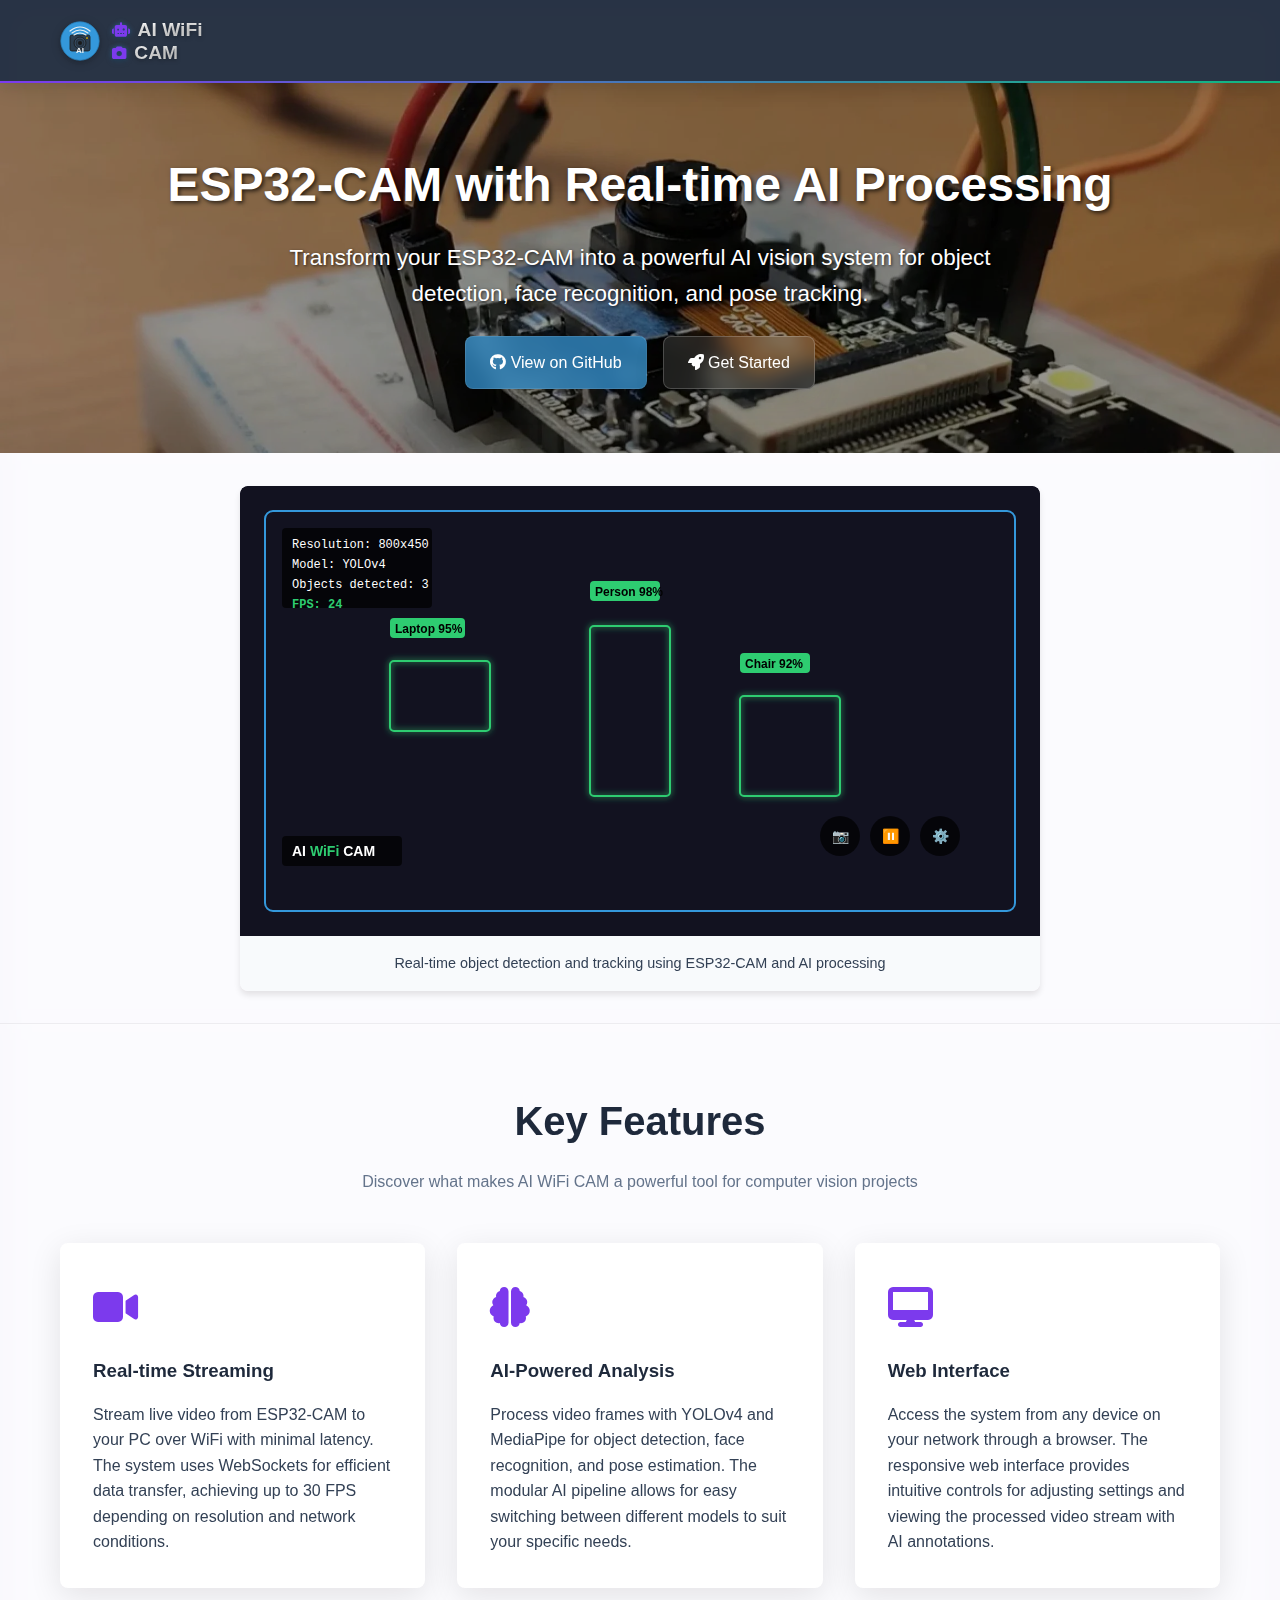
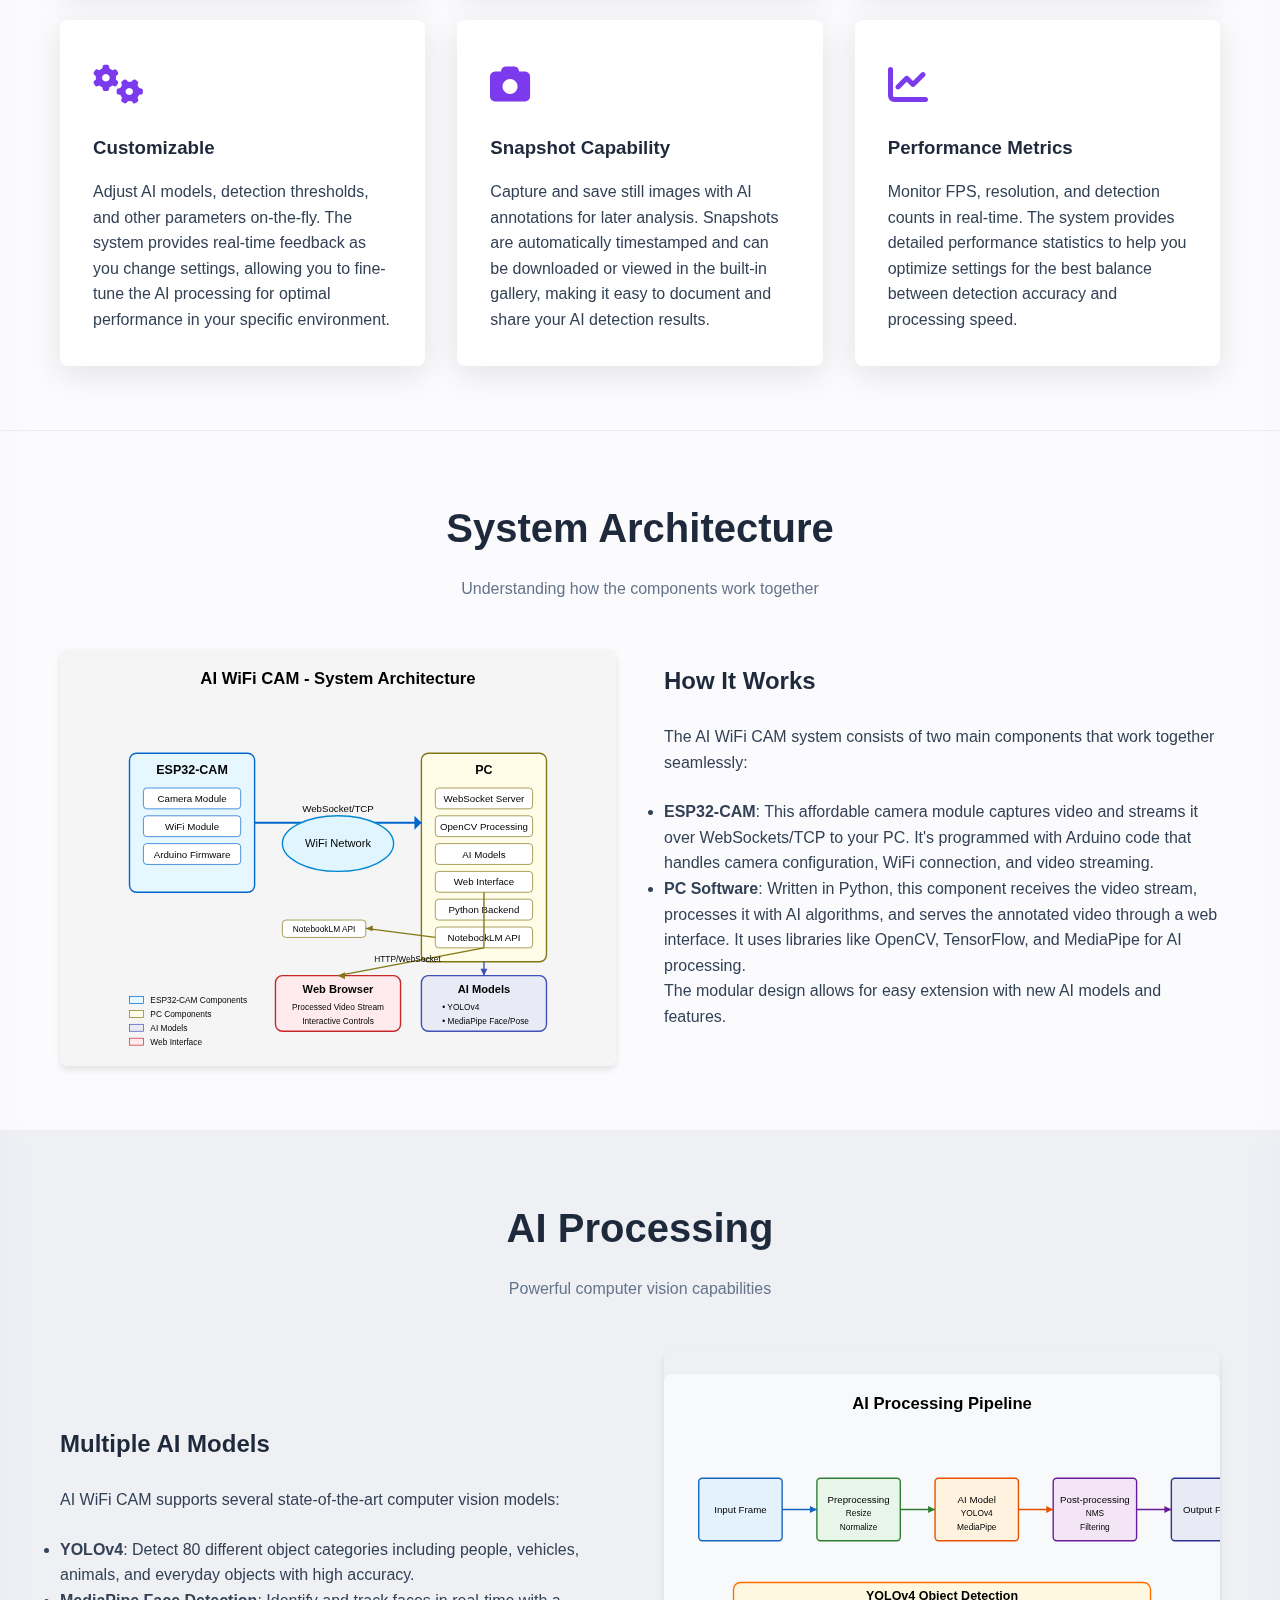
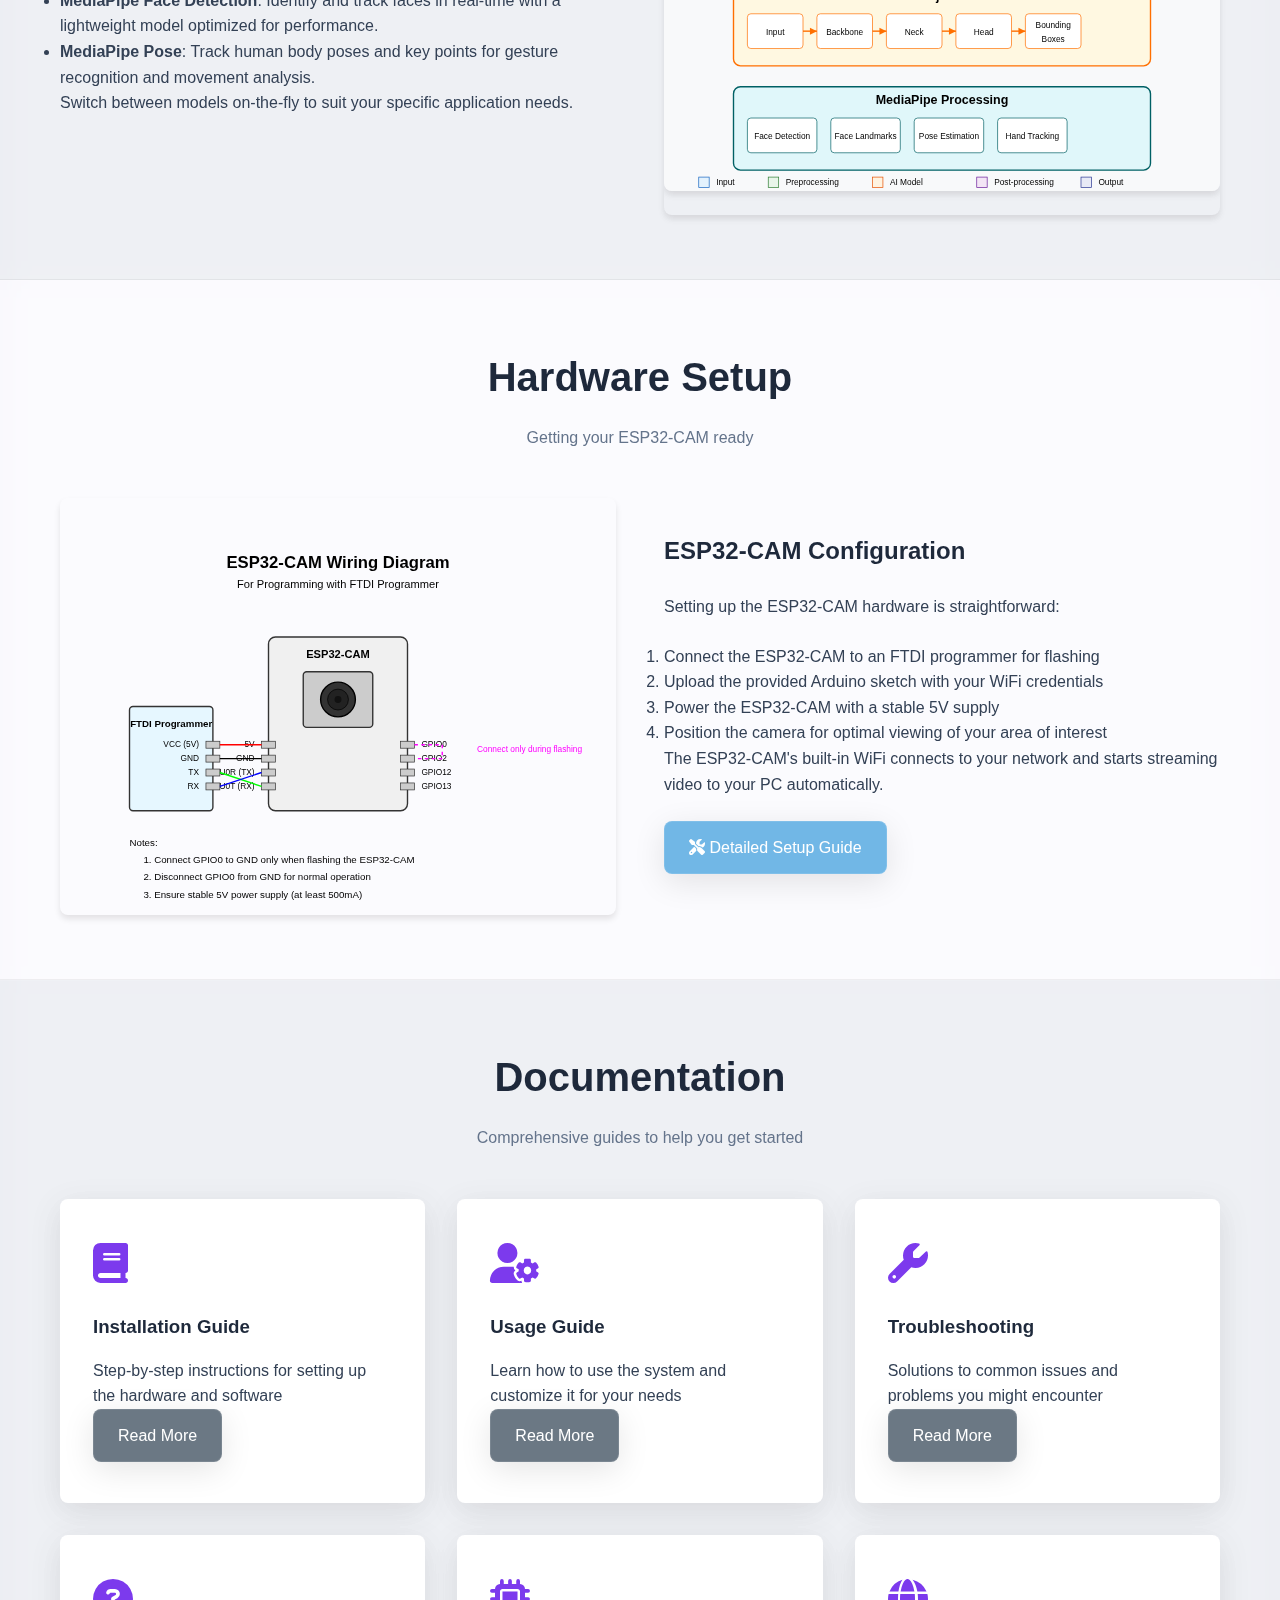
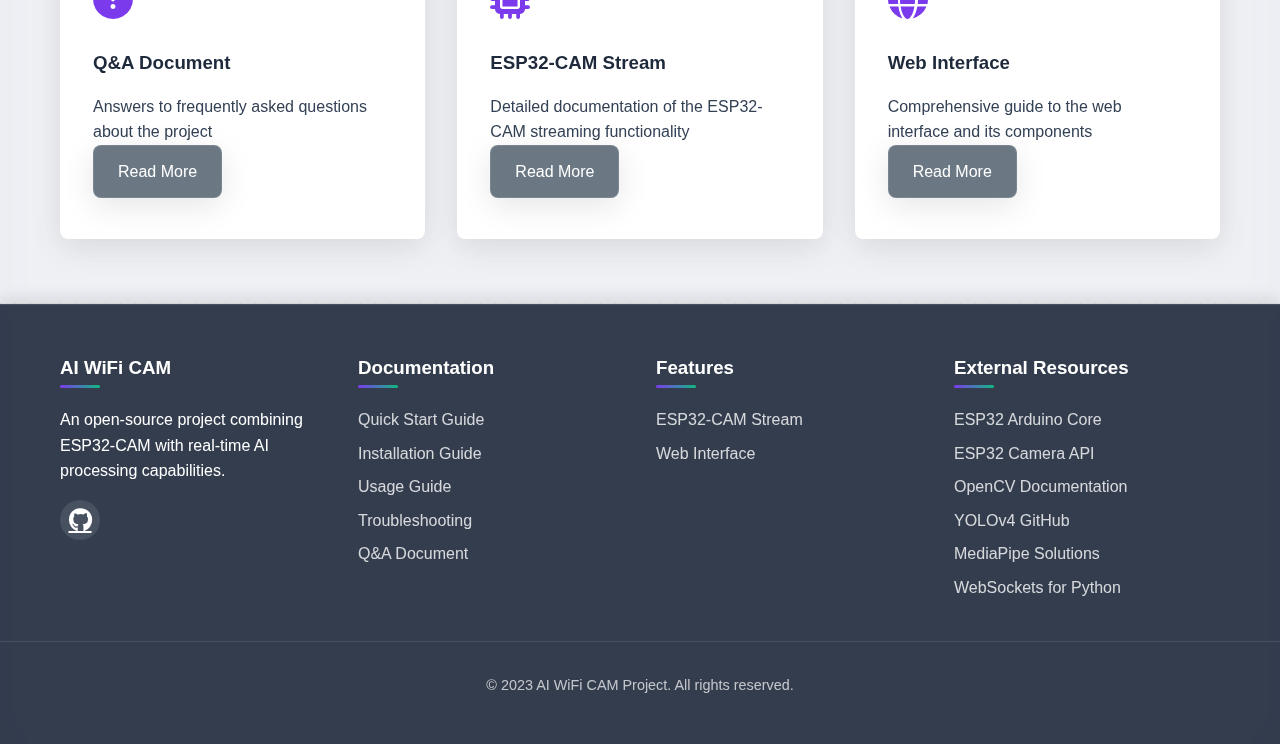
<file: docs/index.html>
<!DOCTYPE html>
<html lang="en">
<head>
    <meta charset="UTF-8">
    <meta name="viewport" content="width=device-width, initial-scale=1.0">
    <title>AI WiFi CAM - ESP32-CAM with Real-time AI Processing</title>
    <link rel="stylesheet" href="styles.css">
    <link rel="stylesheet" href="https://cdnjs.cloudflare.com/ajax/libs/font-awesome/6.4.0/css/all.min.css">
    <link rel="icon" href="favicon.svg?v=3" type="image/svg+xml">
    <link rel="alternate icon" href="favicon.ico" type="image/x-icon">
    <meta name="description" content="AI WiFi CAM is an open-source project that combines ESP32-CAM hardware with real-time AI processing for computer vision applications.">
    <meta name="keywords" content="ESP32-CAM, AI, computer vision, object detection, face recognition, pose estimation, WebSockets, Python, OpenCV">
</head>
<body>
    <!-- Navigation Bar -->
    <nav class="navbar">
        <div class="container nav-container">
            <a href="#" class="logo">
                <img src="images/logo.svg" alt="AI WiFi CAM Logo" onerror="this.src='https://via.placeholder.com/40x40?text=AI';this.onerror=null;">
                <span><i class="fas fa-robot logo-icon"></i> AI WiFi<br><i class="fas fa-camera logo-icon"></i> CAM</span>
            </a>
            <ul class="nav-links">
                <li><a href="#" class="active">Home</a></li>
                <li><a href="quick_start.html">Quick Start</a></li>
                <li><a href="installation.html">Installation</a></li>
                <li><a href="usage.html">Usage</a></li>
                <li><a href="troubleshooting.html">Troubleshooting</a></li>
                <li><a href="qa.html">Q&A</a></li>
                <li>
                    <a href="#" class="dropdown-toggle">
                        Features <i class="fas fa-chevron-down"></i>
                    </a>
                    <ul class="dropdown-menu">
                        <li><a href="esp32cam_stream.html">ESP32-CAM Stream</a></li>
                        <li><a href="web_interface.html">Web Interface</a></li>
                    </ul>
                </li>
            </ul>
            <button class="theme-toggle" title="Toggle dark/light mode">
                <i class="fas fa-moon"></i>
            </button>
        </div>
    </nav>

    <!-- Hero Section -->
    <section class="hero">
        <div class="container">
            <h1>ESP32-CAM with Real-time AI Processing</h1>
            <p>
                Transform your ESP32-CAM into a powerful AI vision system for object detection, face recognition, and pose tracking.
            </p>
            <div class="hero-buttons">
                <a href="https://github.com/bobbyiscool123/AI-WIFI-CAM" class="btn btn-primary">
                    <i class="fab fa-github"></i> View on GitHub
                </a>
                <a href="quick_start.html" class="btn btn-secondary">
                    <i class="fas fa-rocket"></i> Get Started
                </a>
            </div>
        </div>
    </section>

    <!-- Demo Animation Section -->
    <section class="demo-section">
        <div class="container">
            <div class="demo-container">
                <!--
                    Note: This section uses an SVG animation showing:
                    - ESP32-CAM streaming video
                    - AI detection boxes/annotations
                    - Real-time processing
                    Dimensions: 800px width, aspect ratio 16:9
                -->
                <div class="demo-animation">
                    <object data="images/ai_wifi_cam_demo.svg" type="image/svg+xml" class="demo-svg">
                        <!-- Fallback for browsers that don't support SVG -->
                        <div class="demo-placeholder">
                            <div class="demo-placeholder-content">
                                <i class="fas fa-camera-retro"></i>
                                <h3>AI WiFi CAM Demo</h3>
                                <p>Real-time object detection and tracking using ESP32-CAM and AI processing</p>
                            </div>
                        </div>
                    </object>
                    <div class="demo-caption">
                        Real-time object detection and tracking using ESP32-CAM and AI processing
                    </div>
                </div>
            </div>
        </div>
    </section>

    <!-- Features Section -->
    <section class="features" id="features">
        <div class="container">
            <div class="section-title">
                <h2>Key Features</h2>
                <p>Discover what makes AI WiFi CAM a powerful tool for computer vision projects</p>
            </div>
            <div class="features-grid">
                <div class="feature-card animate-on-scroll">
                    <div class="feature-icon">
                        <i class="fas fa-video"></i>
                    </div>
                    <h3>Real-time Streaming</h3>
                    <p>Stream live video from ESP32-CAM to your PC over WiFi with minimal latency. The system uses WebSockets for efficient data transfer, achieving up to 30 FPS depending on resolution and network conditions.</p>
                </div>
                <div class="feature-card animate-on-scroll">
                    <div class="feature-icon">
                        <i class="fas fa-brain"></i>
                    </div>
                    <h3>AI-Powered Analysis</h3>
                    <p>Process video frames with YOLOv4 and MediaPipe for object detection, face recognition, and pose estimation. The modular AI pipeline allows for easy switching between different models to suit your specific needs.</p>
                </div>
                <div class="feature-card animate-on-scroll">
                    <div class="feature-icon">
                        <i class="fas fa-desktop"></i>
                    </div>
                    <h3>Web Interface</h3>
                    <p>Access the system from any device on your network through a browser. The responsive web interface provides intuitive controls for adjusting settings and viewing the processed video stream with AI annotations.</p>
                </div>
                <div class="feature-card animate-on-scroll">
                    <div class="feature-icon">
                        <i class="fas fa-cogs"></i>
                    </div>
                    <h3>Customizable</h3>
                    <p>Adjust AI models, detection thresholds, and other parameters on-the-fly. The system provides real-time feedback as you change settings, allowing you to fine-tune the AI processing for optimal performance in your specific environment.</p>
                </div>
                <div class="feature-card animate-on-scroll">
                    <div class="feature-icon">
                        <i class="fas fa-camera"></i>
                    </div>
                    <h3>Snapshot Capability</h3>
                    <p>Capture and save still images with AI annotations for later analysis. Snapshots are automatically timestamped and can be downloaded or viewed in the built-in gallery, making it easy to document and share your AI detection results.</p>
                </div>
                <div class="feature-card animate-on-scroll">
                    <div class="feature-icon">
                        <i class="fas fa-chart-line"></i>
                    </div>
                    <h3>Performance Metrics</h3>
                    <p>Monitor FPS, resolution, and detection counts in real-time. The system provides detailed performance statistics to help you optimize settings for the best balance between detection accuracy and processing speed.</p>
                </div>
            </div>
        </div>
    </section>

    <!-- System Architecture Section -->
    <section class="content-section" id="architecture">
        <div class="container">
            <div class="section-title">
                <h2>System Architecture</h2>
                <p>Understanding how the components work together</p>
            </div>
            <div class="content-grid">
                <div class="content-image animate-on-scroll">
                    <img src="images/system_architecture.svg" alt="AI WiFi CAM System Architecture">
                </div>
                <div class="content-text">
                    <h2>How It Works</h2>
                    <p>
                        The AI WiFi CAM system consists of two main components that work together seamlessly:
                    </p>
                    <ul>
                        <li>
                            <strong>ESP32-CAM</strong>: This affordable camera module captures video and streams it over
                            WebSockets/TCP to your PC. It's programmed with Arduino code that handles camera configuration,
                            WiFi connection, and video streaming.
                        </li>
                        <li>
                            <strong>PC Software</strong>: Written in Python, this component receives the video stream,
                            processes it with AI algorithms, and serves the annotated video through a web interface.
                            It uses libraries like OpenCV, TensorFlow, and MediaPipe for AI processing.
                        </li>
                    </ul>
                    <p>
                        The modular design allows for easy extension with new AI models and features.
                    </p>
                </div>
            </div>
        </div>
    </section>

    <!-- AI Models Section -->
    <section class="content-section" id="ai-models">
        <div class="container">
            <div class="section-title">
                <h2>AI Processing</h2>
                <p>Powerful computer vision capabilities</p>
            </div>
            <div class="content-grid">
                <div class="content-text">
                    <h2>Multiple AI Models</h2>
                    <p>
                        AI WiFi CAM supports several state-of-the-art computer vision models:
                    </p>
                    <ul>
                        <li>
                            <strong>YOLOv4</strong>: Detect 80 different object categories including people,
                            vehicles, animals, and everyday objects with high accuracy.
                        </li>
                        <li>
                            <strong>MediaPipe Face Detection</strong>: Identify and track faces in real-time
                            with a lightweight model optimized for performance.
                        </li>
                        <li>
                            <strong>MediaPipe Pose</strong>: Track human body poses and key points for
                            gesture recognition and movement analysis.
                        </li>
                    </ul>
                    <p>
                        Switch between models on-the-fly to suit your specific application needs.
                    </p>
                </div>
                <div class="content-image animate-on-scroll">
                    <div class="svg-container">
                        <img src="images/ai_processing.svg" alt="AI Processing Pipeline">
                    </div>
                </div>
            </div>
        </div>
    </section>

    <!-- Hardware Setup Section -->
    <section class="content-section" id="hardware">
        <div class="container">
            <div class="section-title">
                <h2>Hardware Setup</h2>
                <p>Getting your ESP32-CAM ready</p>
            </div>
            <div class="content-grid">
                <div class="content-image animate-on-scroll">
                    <img src="images/esp32cam_wiring.svg" alt="ESP32-CAM Wiring Diagram">
                </div>
                <div class="content-text">
                    <h2>ESP32-CAM Configuration</h2>
                    <p>
                        Setting up the ESP32-CAM hardware is straightforward:
                    </p>
                    <ol>
                        <li>Connect the ESP32-CAM to an FTDI programmer for flashing</li>
                        <li>Upload the provided Arduino sketch with your WiFi credentials</li>
                        <li>Power the ESP32-CAM with a stable 5V supply</li>
                        <li>Position the camera for optimal viewing of your area of interest</li>
                    </ol>
                    <p>
                        The ESP32-CAM's built-in WiFi connects to your network and starts streaming
                        video to your PC automatically.
                    </p>
                    <a href="installation.html" class="btn btn-primary">
                        <i class="fas fa-tools"></i> Detailed Setup Guide
                    </a>
                </div>
            </div>
        </div>
    </section>

    <!-- Documentation Section -->
    <section class="content-section" id="documentation">
        <div class="container">
            <div class="section-title">
                <h2>Documentation</h2>
                <p>Comprehensive guides to help you get started</p>
            </div>
            <div class="features-grid">
                <div class="feature-card animate-on-scroll">
                    <div class="feature-icon">
                        <i class="fas fa-book"></i>
                    </div>
                    <h3>Installation Guide</h3>
                    <p>Step-by-step instructions for setting up the hardware and software</p>
                    <a href="installation.html" class="btn">Read More</a>
                </div>
                <div class="feature-card animate-on-scroll">
                    <div class="feature-icon">
                        <i class="fas fa-user-cog"></i>
                    </div>
                    <h3>Usage Guide</h3>
                    <p>Learn how to use the system and customize it for your needs</p>
                    <a href="usage.html" class="btn">Read More</a>
                </div>
                <div class="feature-card animate-on-scroll">
                    <div class="feature-icon">
                        <i class="fas fa-wrench"></i>
                    </div>
                    <h3>Troubleshooting</h3>
                    <p>Solutions to common issues and problems you might encounter</p>
                    <a href="troubleshooting.html" class="btn">Read More</a>
                </div>
                <div class="feature-card animate-on-scroll">
                    <div class="feature-icon">
                        <i class="fas fa-question-circle"></i>
                    </div>
                    <h3>Q&A Document</h3>
                    <p>Answers to frequently asked questions about the project</p>
                    <a href="qa.html" class="btn">Read More</a>
                </div>
                <div class="feature-card animate-on-scroll">
                    <div class="feature-icon">
                        <i class="fas fa-microchip"></i>
                    </div>
                    <h3>ESP32-CAM Stream</h3>
                    <p>Detailed documentation of the ESP32-CAM streaming functionality</p>
                    <a href="esp32cam_stream.html" class="btn">Read More</a>
                </div>
                <div class="feature-card animate-on-scroll">
                    <div class="feature-icon">
                        <i class="fas fa-globe"></i>
                    </div>
                    <h3>Web Interface</h3>
                    <p>Comprehensive guide to the web interface and its components</p>
                    <a href="web_interface.html" class="btn">Read More</a>
                </div>
            </div>
        </div>
    </section>

    <!-- Footer -->
    <footer>
        <div class="container footer-container">
            <div class="footer-section">
                <h3>AI WiFi CAM</h3>
                <p>An open-source project combining ESP32-CAM with real-time AI processing capabilities.</p>
                <div class="social-links">
                    <a href="https://github.com/bobbyiscool123/AI-WIFI-CAM" title="GitHub Repository">
                        <i class="fab fa-github"></i>
                    </a>
                </div>
            </div>
            <div class="footer-section">
                <h3>Documentation</h3>
                <ul class="footer-links">
                    <li><a href="quick_start.html">Quick Start Guide</a></li>
                    <li><a href="installation.html">Installation Guide</a></li>
                    <li><a href="usage.html">Usage Guide</a></li>
                    <li><a href="troubleshooting.html">Troubleshooting</a></li>
                    <li><a href="qa.html">Q&A Document</a></li>
                </ul>
            </div>
            <div class="footer-section">
                <h3>Features</h3>
                <ul class="footer-links">
                    <li><a href="esp32cam_stream.html">ESP32-CAM Stream</a></li>
                    <li><a href="web_interface.html">Web Interface</a></li>
                </ul>
            </div>
            <div class="footer-section">
                <h3>External Resources</h3>
                <ul class="footer-links">
                    <li><a href="https://github.com/espressif/arduino-esp32">ESP32 Arduino Core</a></li>
                    <li><a href="https://docs.espressif.com/projects/esp-idf/en/latest/esp32/api-reference/peripherals/camera.html">ESP32 Camera API</a></li>
                    <li><a href="https://opencv.org/documentation/">OpenCV Documentation</a></li>
                    <li><a href="https://github.com/AlexeyAB/darknet">YOLOv4 GitHub</a></li>
                    <li><a href="https://developers.google.com/mediapipe/solutions">MediaPipe Solutions</a></li>
                    <li><a href="https://websockets.readthedocs.io/">WebSockets for Python</a></li>
                </ul>
            </div>
        </div>
        <div class="footer-bottom">
            <p>&copy; 2023 AI WiFi CAM Project. All rights reserved.</p>
        </div>
    </footer>

    <script src="script.js"></script>
</body>
</html>
</file>
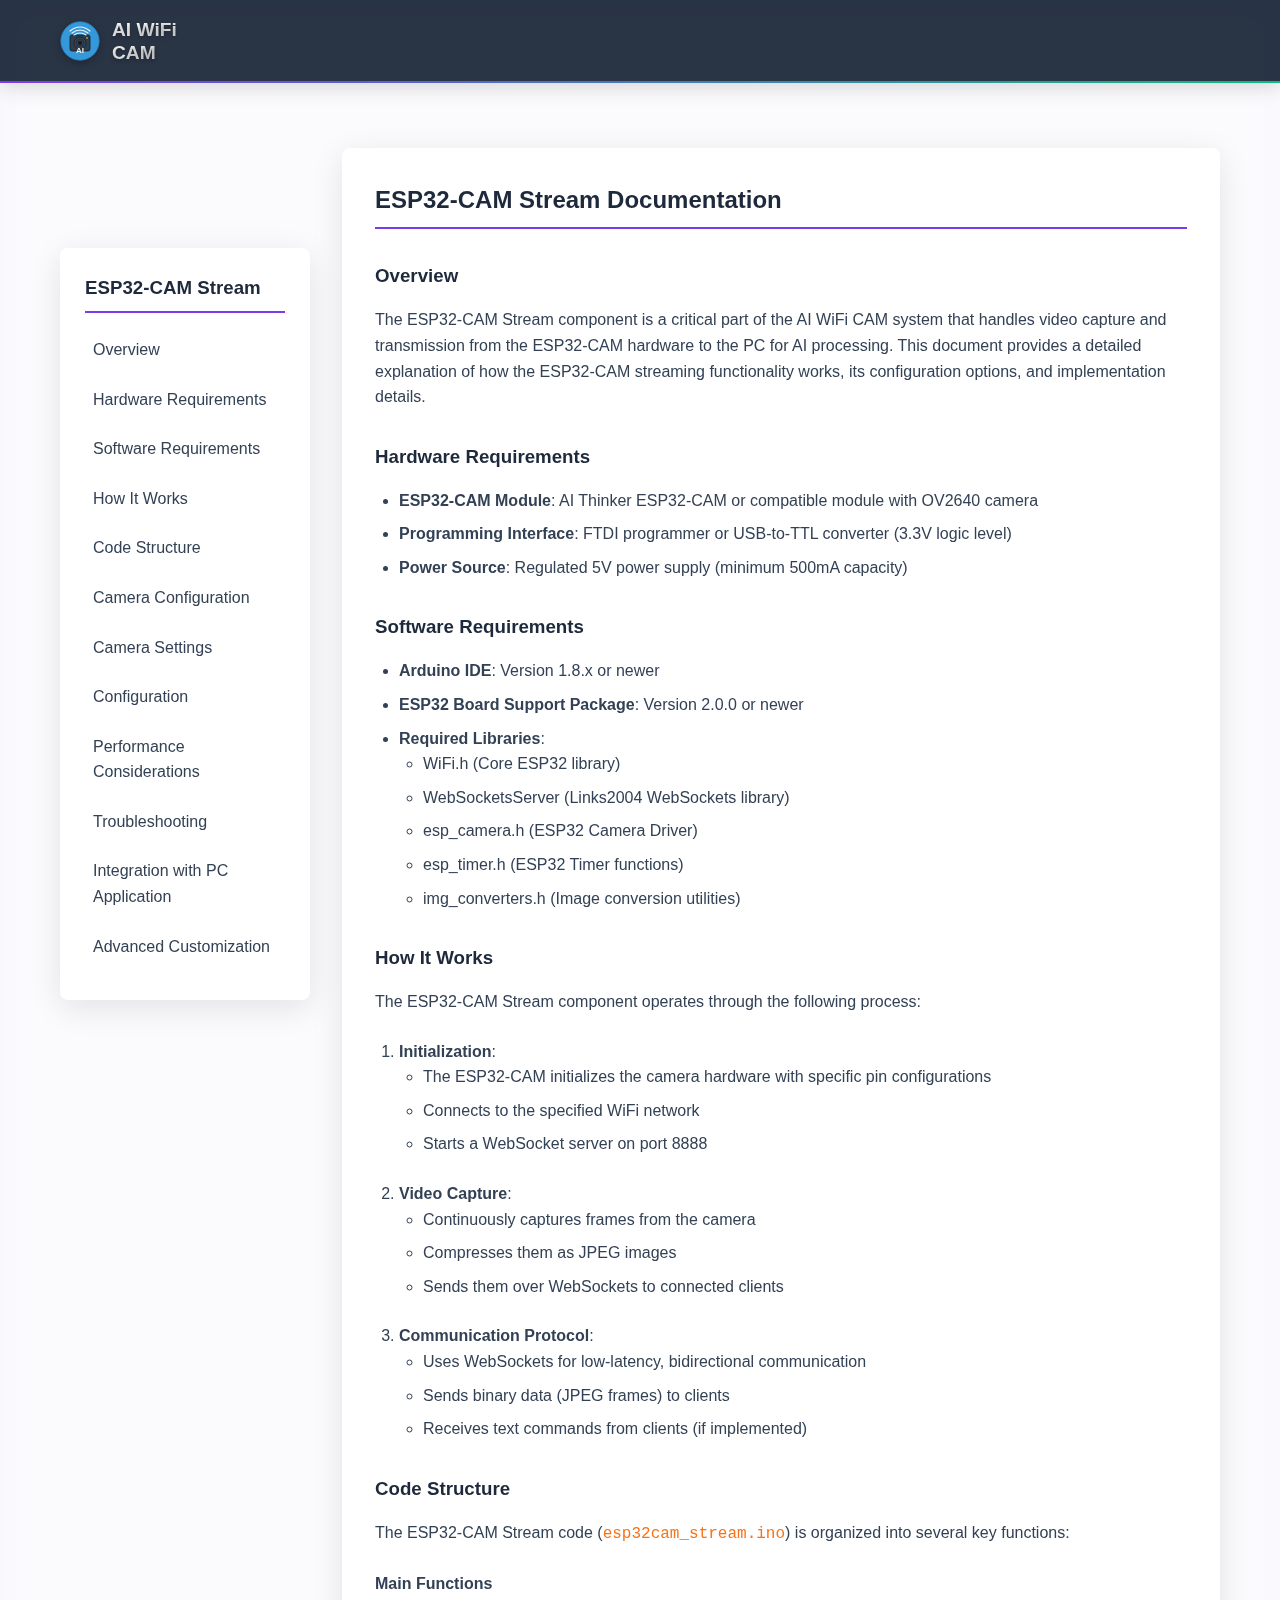
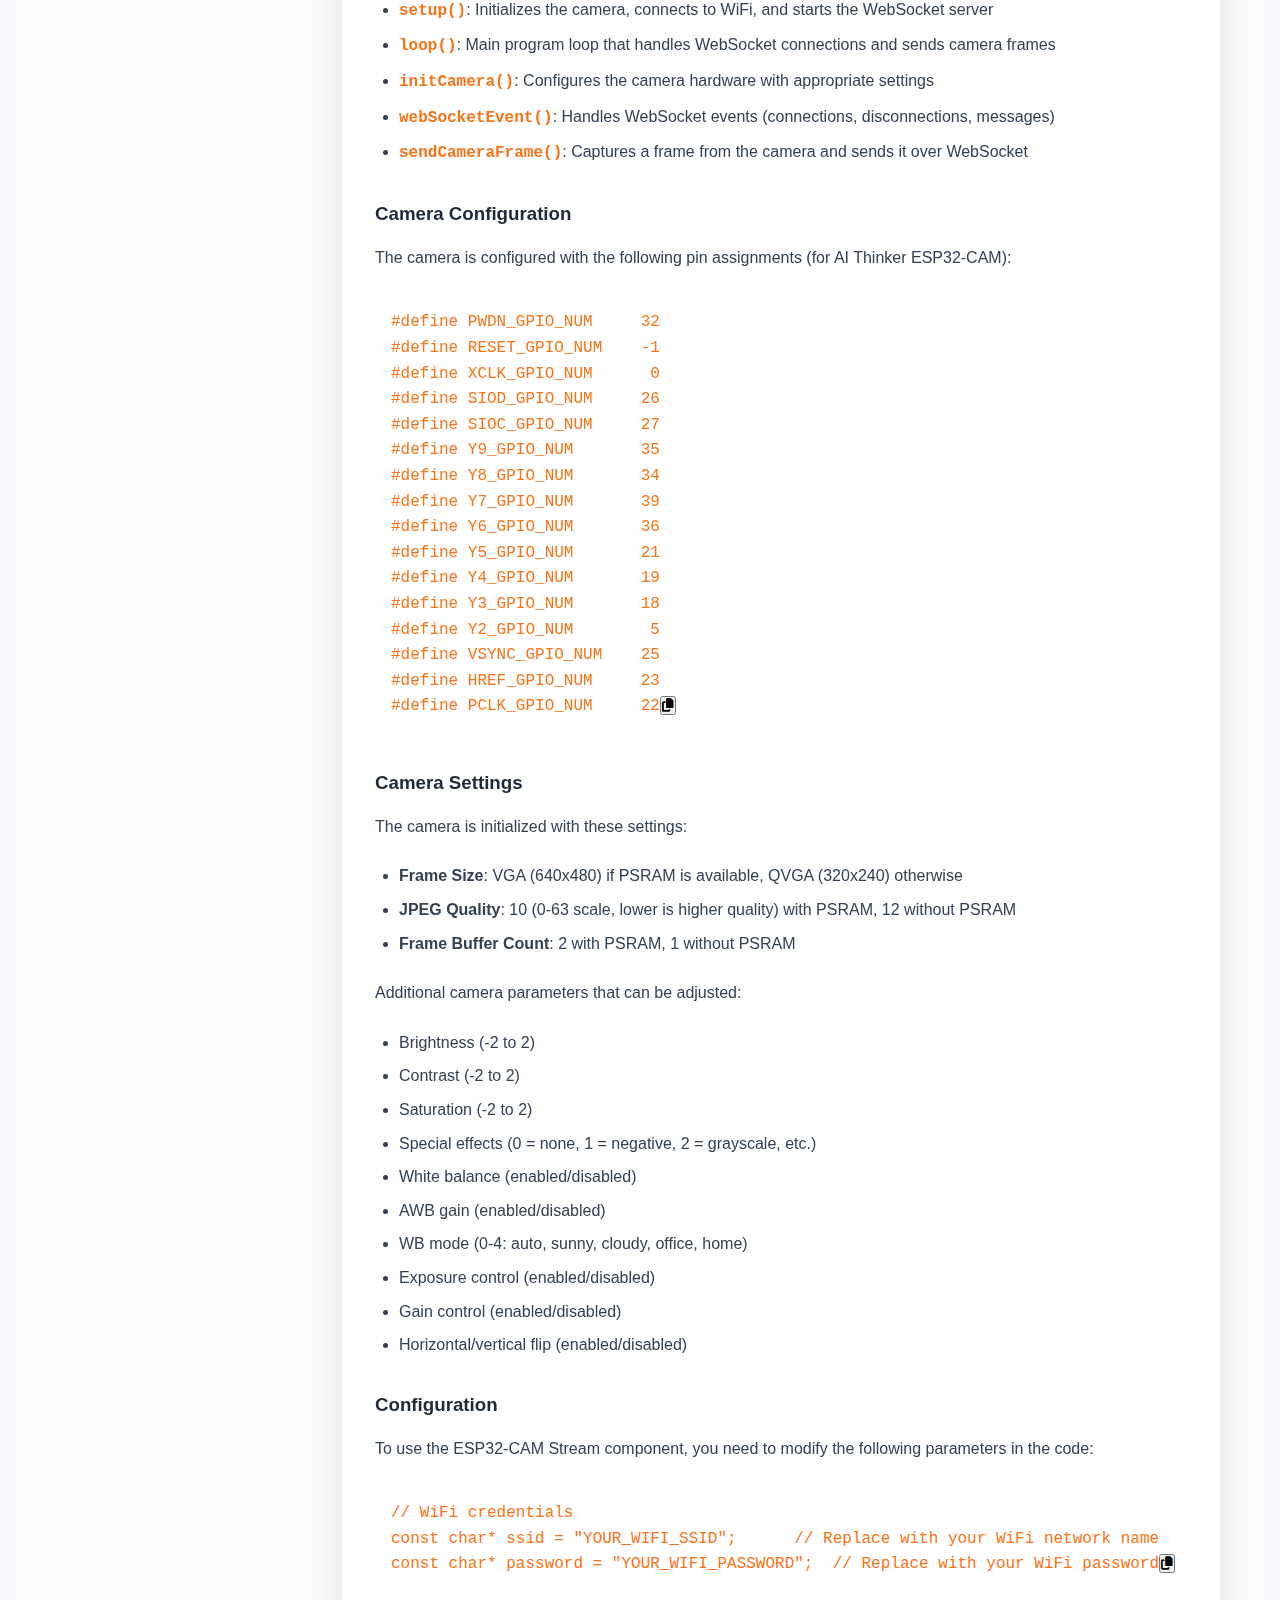
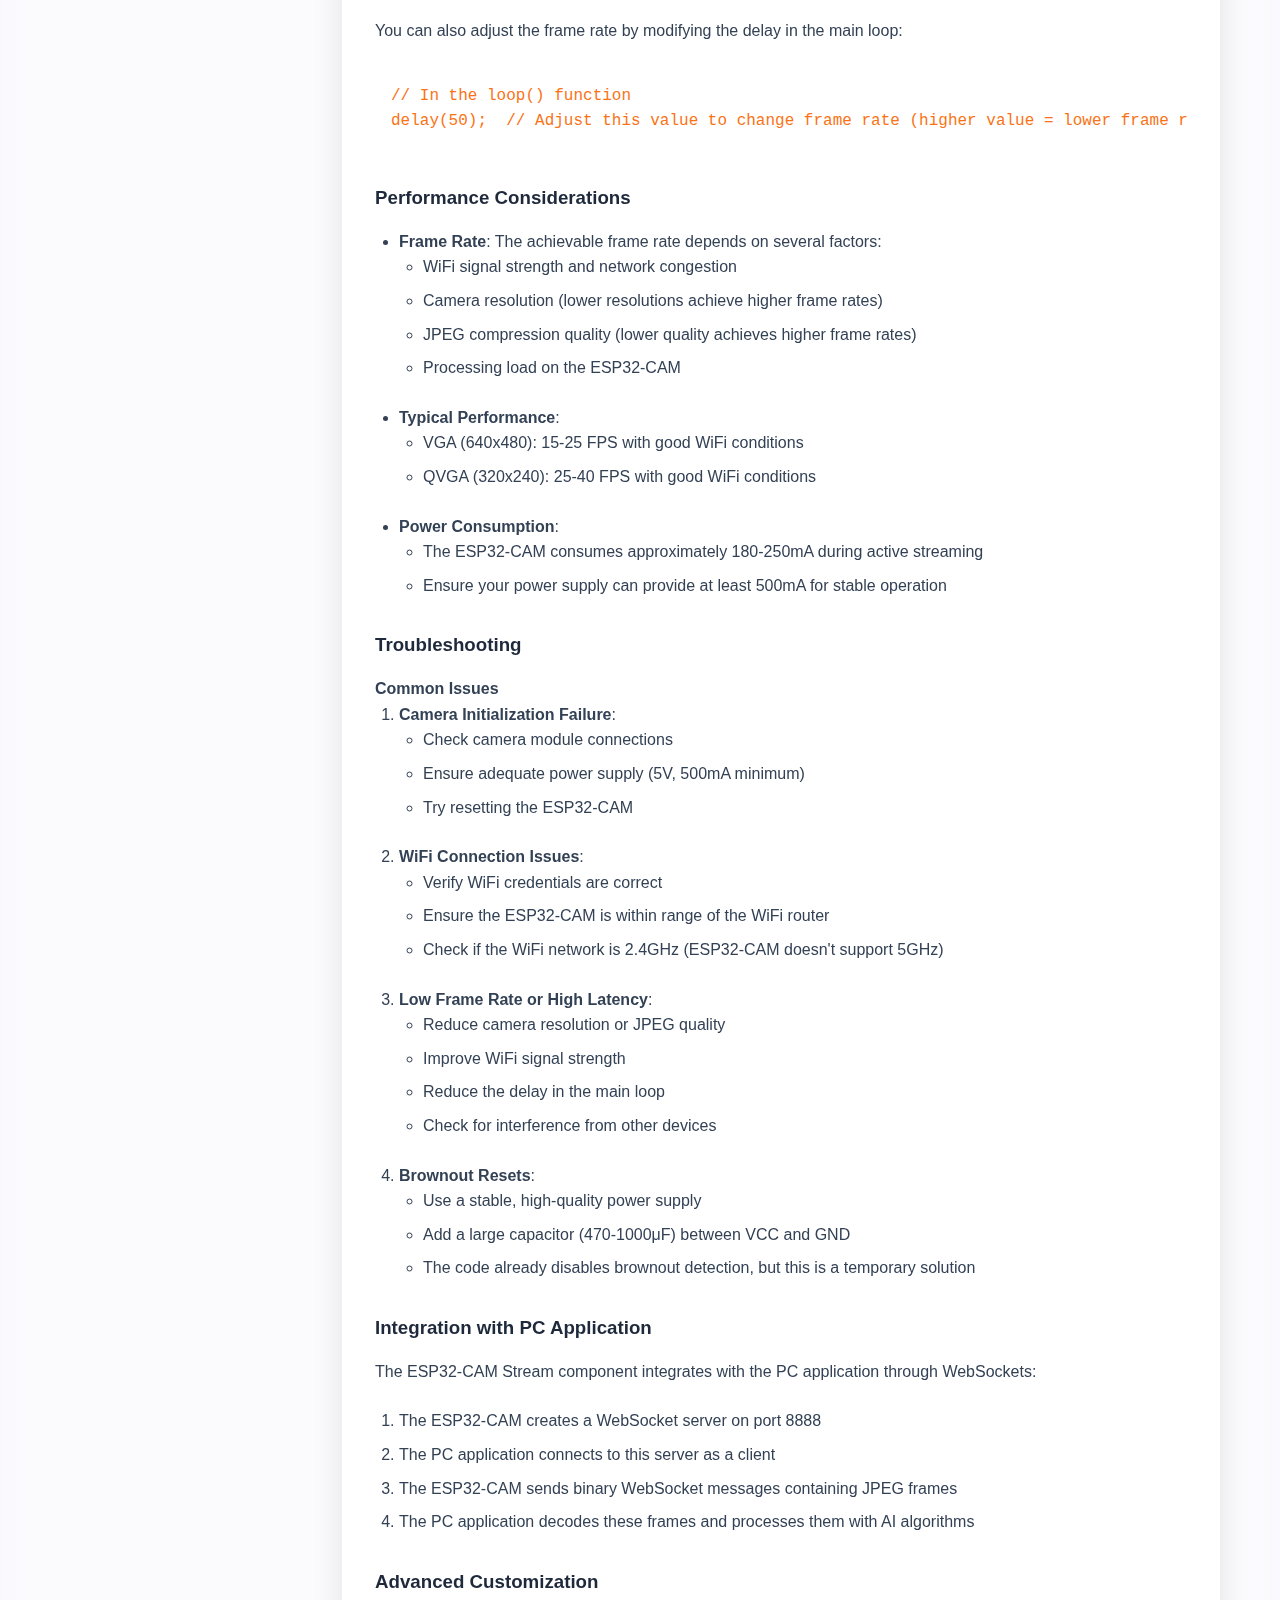
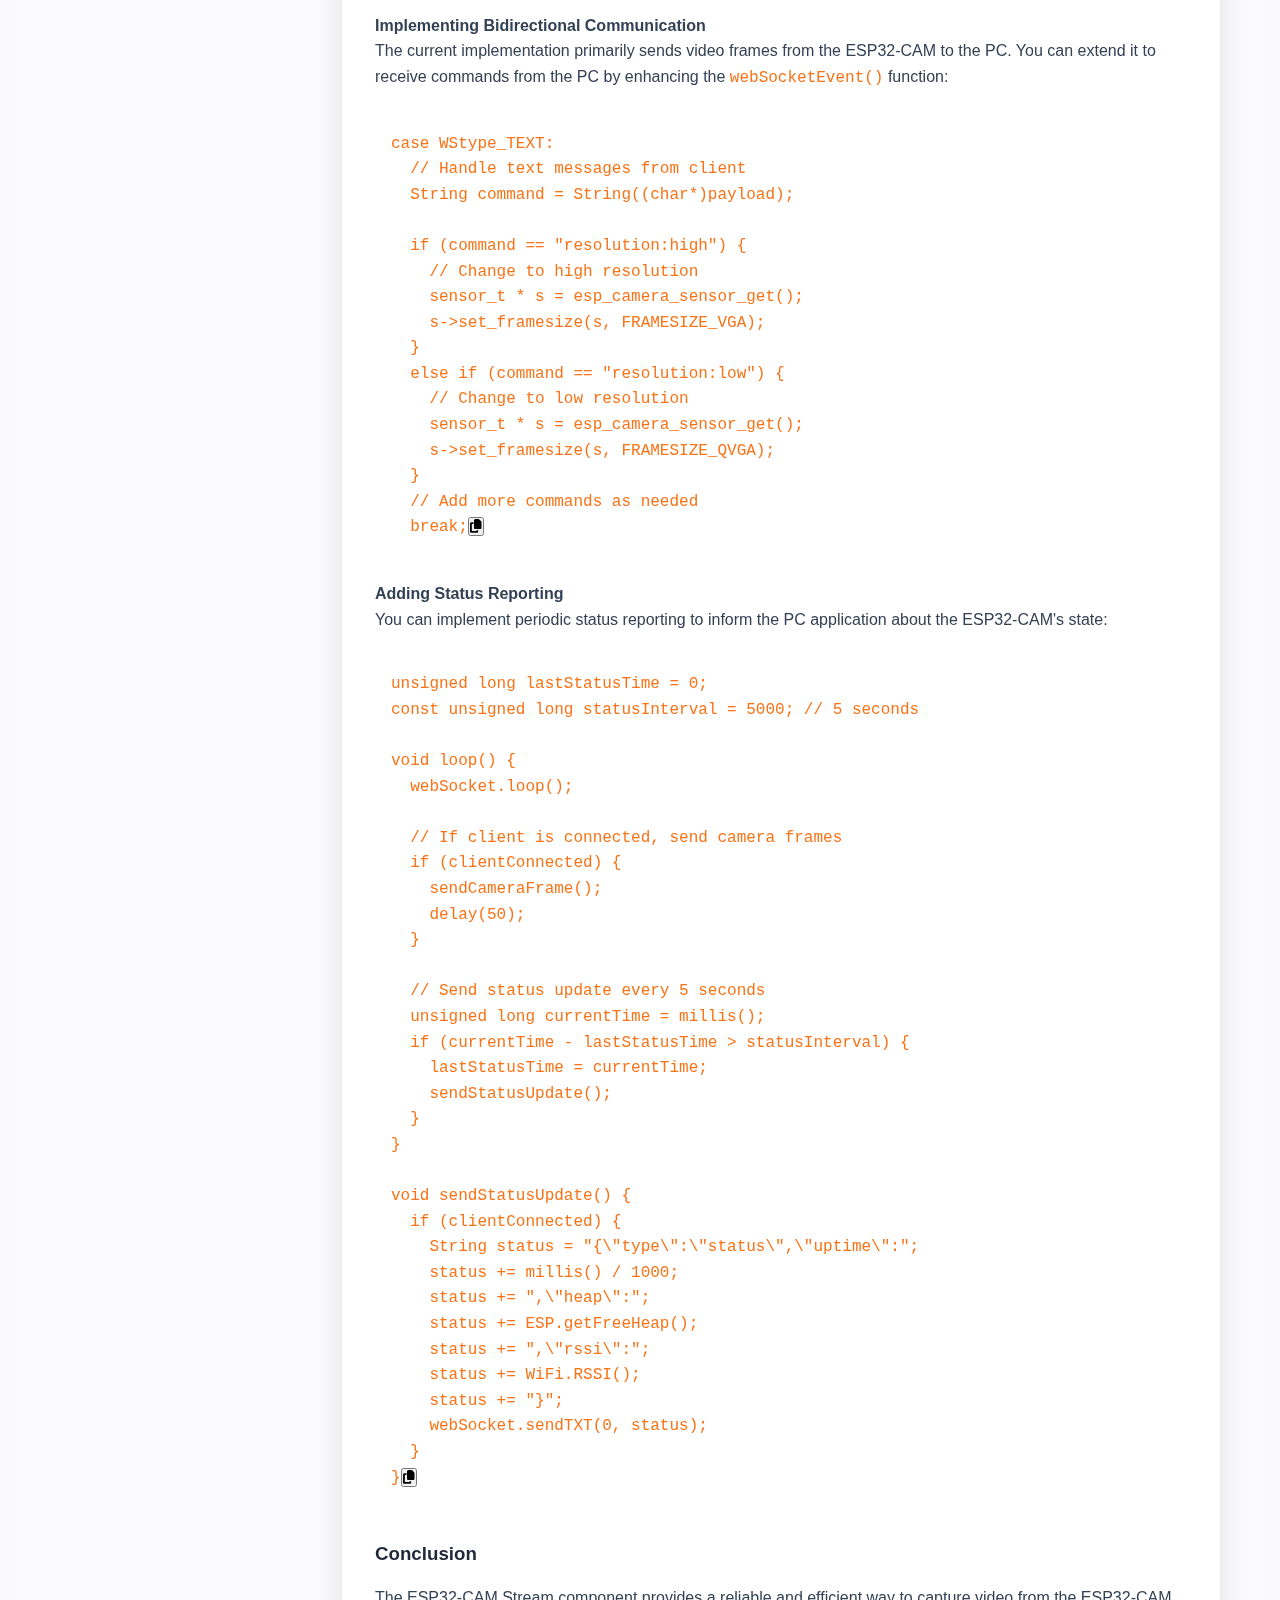
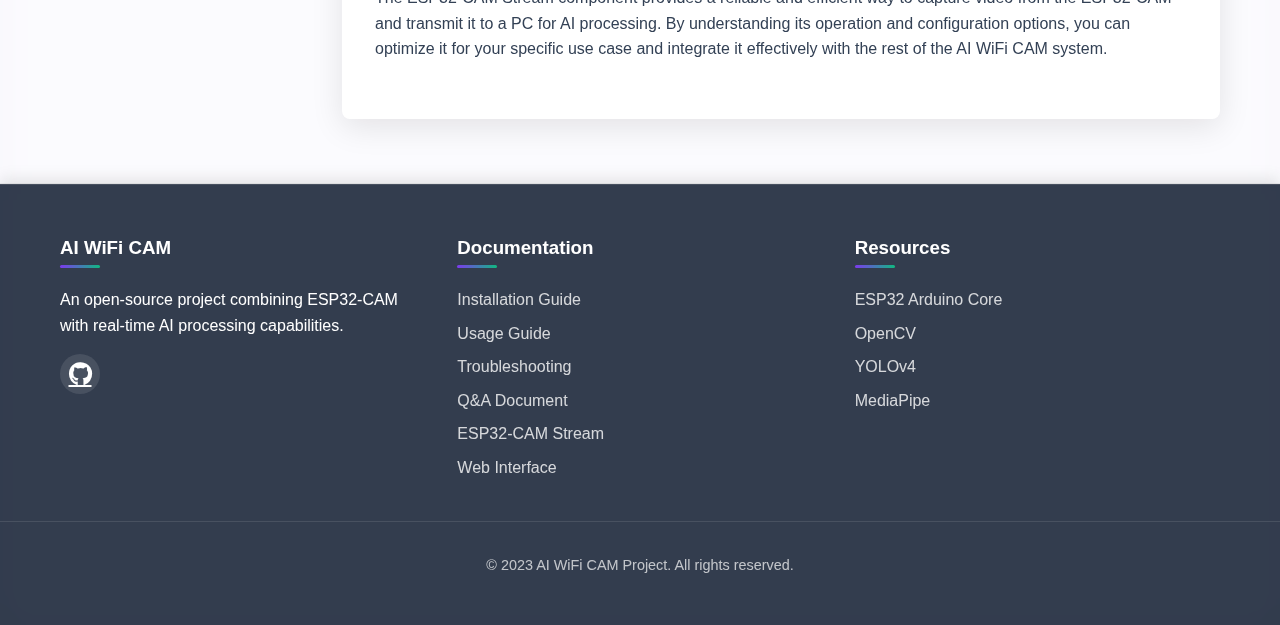
<file: docs/esp32cam_stream.html>
<!DOCTYPE html>
<html lang="en">
<head>
    <meta charset="UTF-8">
    <meta name="viewport" content="width=device-width, initial-scale=1.0">
    <title>ESP32-CAM Stream Documentation - AI WiFi CAM</title>
    <link rel="stylesheet" href="styles.css">
    <link rel="stylesheet" href="https://cdnjs.cloudflare.com/ajax/libs/font-awesome/6.4.0/css/all.min.css">
    <link rel="icon" href="favicon.svg" type="image/svg+xml">
    <link rel="alternate icon" href="favicon.ico" type="image/x-icon">
</head>
<body>
    <!-- Navigation Bar -->
    <nav class="navbar">
        <div class="container nav-container">
            <a href="index.html" class="logo">
                <img src="images/logo.svg" alt="AI WiFi CAM Logo" onerror="this.src='https://via.placeholder.com/40x40?text=AI';this.onerror=null;">
                <span>AI WiFi<br>CAM</span>
            </a>
            <ul class="nav-links">
                <li><a href="index.html">Home</a></li>
                <li><a href="installation.html">Installation</a></li>
                <li><a href="usage.html">Usage</a></li>
                <li><a href="troubleshooting.html">Troubleshooting</a></li>
                <li><a href="qa.html">Q&A</a></li>
                <li><a href="esp32cam_stream.html" class="active">ESP32-CAM Stream</a></li>
                <li><a href="web_interface.html">Web Interface</a></li>
            </ul>
            <button class="theme-toggle" title="Toggle dark/light mode">
                <i class="fas fa-moon"></i>
            </button>
        </div>
    </nav>

    <!-- Documentation Content -->
    <section class="documentation">
        <div class="container doc-container">
            <div class="doc-sidebar">
                <h3>ESP32-CAM Stream</h3>
                <ul>
                    <li><a href="#overview">Overview</a></li>
                    <li><a href="#hardware-requirements">Hardware Requirements</a></li>
                    <li><a href="#software-requirements">Software Requirements</a></li>
                    <li><a href="#how-it-works">How It Works</a></li>
                    <li><a href="#code-structure">Code Structure</a></li>
                    <li><a href="#camera-configuration">Camera Configuration</a></li>
                    <li><a href="#camera-settings">Camera Settings</a></li>
                    <li><a href="#configuration">Configuration</a></li>
                    <li><a href="#performance">Performance Considerations</a></li>
                    <li><a href="#troubleshooting">Troubleshooting</a></li>
                    <li><a href="#integration">Integration with PC Application</a></li>
                    <li><a href="#advanced">Advanced Customization</a></li>
                </ul>
            </div>
            <div class="doc-content">
                <h2 id="overview">ESP32-CAM Stream Documentation</h2>

                <h3 id="overview">Overview</h3>
                <p>
                    The ESP32-CAM Stream component is a critical part of the AI WiFi CAM system that handles video capture and transmission from the ESP32-CAM hardware to the PC for AI processing. This document provides a detailed explanation of how the ESP32-CAM streaming functionality works, its configuration options, and implementation details.
                </p>

                <h3 id="hardware-requirements">Hardware Requirements</h3>
                <ul>
                    <li><strong>ESP32-CAM Module</strong>: AI Thinker ESP32-CAM or compatible module with OV2640 camera</li>
                    <li><strong>Programming Interface</strong>: FTDI programmer or USB-to-TTL converter (3.3V logic level)</li>
                    <li><strong>Power Source</strong>: Regulated 5V power supply (minimum 500mA capacity)</li>
                </ul>

                <h3 id="software-requirements">Software Requirements</h3>
                <ul>
                    <li><strong>Arduino IDE</strong>: Version 1.8.x or newer</li>
                    <li><strong>ESP32 Board Support Package</strong>: Version 2.0.0 or newer</li>
                    <li><strong>Required Libraries</strong>:
                        <ul>
                            <li>WiFi.h (Core ESP32 library)</li>
                            <li>WebSocketsServer (Links2004 WebSockets library)</li>
                            <li>esp_camera.h (ESP32 Camera Driver)</li>
                            <li>esp_timer.h (ESP32 Timer functions)</li>
                            <li>img_converters.h (Image conversion utilities)</li>
                        </ul>
                    </li>
                </ul>

                <h3 id="how-it-works">How It Works</h3>
                <p>The ESP32-CAM Stream component operates through the following process:</p>

                <ol>
                    <li>
                        <strong>Initialization</strong>:
                        <ul>
                            <li>The ESP32-CAM initializes the camera hardware with specific pin configurations</li>
                            <li>Connects to the specified WiFi network</li>
                            <li>Starts a WebSocket server on port 8888</li>
                        </ul>
                    </li>
                    <li>
                        <strong>Video Capture</strong>:
                        <ul>
                            <li>Continuously captures frames from the camera</li>
                            <li>Compresses them as JPEG images</li>
                            <li>Sends them over WebSockets to connected clients</li>
                        </ul>
                    </li>
                    <li>
                        <strong>Communication Protocol</strong>:
                        <ul>
                            <li>Uses WebSockets for low-latency, bidirectional communication</li>
                            <li>Sends binary data (JPEG frames) to clients</li>
                            <li>Receives text commands from clients (if implemented)</li>
                        </ul>
                    </li>
                </ol>

                <h3 id="code-structure">Code Structure</h3>
                <p>The ESP32-CAM Stream code (<code>esp32cam_stream.ino</code>) is organized into several key functions:</p>

                <h4>Main Functions</h4>
                <ul>
                    <li><strong><code>setup()</code></strong>: Initializes the camera, connects to WiFi, and starts the WebSocket server</li>
                    <li><strong><code>loop()</code></strong>: Main program loop that handles WebSocket connections and sends camera frames</li>
                    <li><strong><code>initCamera()</code></strong>: Configures the camera hardware with appropriate settings</li>
                    <li><strong><code>webSocketEvent()</code></strong>: Handles WebSocket events (connections, disconnections, messages)</li>
                    <li><strong><code>sendCameraFrame()</code></strong>: Captures a frame from the camera and sends it over WebSocket</li>
                </ul>

                <h3 id="camera-configuration">Camera Configuration</h3>
                <p>The camera is configured with the following pin assignments (for AI Thinker ESP32-CAM):</p>

                <pre><code>#define PWDN_GPIO_NUM     32
#define RESET_GPIO_NUM    -1
#define XCLK_GPIO_NUM      0
#define SIOD_GPIO_NUM     26
#define SIOC_GPIO_NUM     27
#define Y9_GPIO_NUM       35
#define Y8_GPIO_NUM       34
#define Y7_GPIO_NUM       39
#define Y6_GPIO_NUM       36
#define Y5_GPIO_NUM       21
#define Y4_GPIO_NUM       19
#define Y3_GPIO_NUM       18
#define Y2_GPIO_NUM        5
#define VSYNC_GPIO_NUM    25
#define HREF_GPIO_NUM     23
#define PCLK_GPIO_NUM     22</code></pre>

                <h3 id="camera-settings">Camera Settings</h3>
                <p>The camera is initialized with these settings:</p>

                <ul>
                    <li><strong>Frame Size</strong>: VGA (640x480) if PSRAM is available, QVGA (320x240) otherwise</li>
                    <li><strong>JPEG Quality</strong>: 10 (0-63 scale, lower is higher quality) with PSRAM, 12 without PSRAM</li>
                    <li><strong>Frame Buffer Count</strong>: 2 with PSRAM, 1 without PSRAM</li>
                </ul>

                <p>Additional camera parameters that can be adjusted:</p>

                <ul>
                    <li>Brightness (-2 to 2)</li>
                    <li>Contrast (-2 to 2)</li>
                    <li>Saturation (-2 to 2)</li>
                    <li>Special effects (0 = none, 1 = negative, 2 = grayscale, etc.)</li>
                    <li>White balance (enabled/disabled)</li>
                    <li>AWB gain (enabled/disabled)</li>
                    <li>WB mode (0-4: auto, sunny, cloudy, office, home)</li>
                    <li>Exposure control (enabled/disabled)</li>
                    <li>Gain control (enabled/disabled)</li>
                    <li>Horizontal/vertical flip (enabled/disabled)</li>
                </ul>

                <h3 id="configuration">Configuration</h3>
                <p>To use the ESP32-CAM Stream component, you need to modify the following parameters in the code:</p>

                <pre><code>// WiFi credentials
const char* ssid = "YOUR_WIFI_SSID";      // Replace with your WiFi network name
const char* password = "YOUR_WIFI_PASSWORD";  // Replace with your WiFi password</code></pre>

                <p>You can also adjust the frame rate by modifying the delay in the main loop:</p>

                <pre><code>// In the loop() function
delay(50);  // Adjust this value to change frame rate (higher value = lower frame rate)</code></pre>

                <h3 id="performance">Performance Considerations</h3>
                <ul>
                    <li>
                        <strong>Frame Rate</strong>: The achievable frame rate depends on several factors:
                        <ul>
                            <li>WiFi signal strength and network congestion</li>
                            <li>Camera resolution (lower resolutions achieve higher frame rates)</li>
                            <li>JPEG compression quality (lower quality achieves higher frame rates)</li>
                            <li>Processing load on the ESP32-CAM</li>
                        </ul>
                    </li>
                    <li>
                        <strong>Typical Performance</strong>:
                        <ul>
                            <li>VGA (640x480): 15-25 FPS with good WiFi conditions</li>
                            <li>QVGA (320x240): 25-40 FPS with good WiFi conditions</li>
                        </ul>
                    </li>
                    <li>
                        <strong>Power Consumption</strong>:
                        <ul>
                            <li>The ESP32-CAM consumes approximately 180-250mA during active streaming</li>
                            <li>Ensure your power supply can provide at least 500mA for stable operation</li>
                        </ul>
                    </li>
                </ul>

                <h3 id="troubleshooting">Troubleshooting</h3>
                <h4>Common Issues</h4>

                <ol>
                    <li>
                        <strong>Camera Initialization Failure</strong>:
                        <ul>
                            <li>Check camera module connections</li>
                            <li>Ensure adequate power supply (5V, 500mA minimum)</li>
                            <li>Try resetting the ESP32-CAM</li>
                        </ul>
                    </li>
                    <li>
                        <strong>WiFi Connection Issues</strong>:
                        <ul>
                            <li>Verify WiFi credentials are correct</li>
                            <li>Ensure the ESP32-CAM is within range of the WiFi router</li>
                            <li>Check if the WiFi network is 2.4GHz (ESP32-CAM doesn't support 5GHz)</li>
                        </ul>
                    </li>
                    <li>
                        <strong>Low Frame Rate or High Latency</strong>:
                        <ul>
                            <li>Reduce camera resolution or JPEG quality</li>
                            <li>Improve WiFi signal strength</li>
                            <li>Reduce the delay in the main loop</li>
                            <li>Check for interference from other devices</li>
                        </ul>
                    </li>
                    <li>
                        <strong>Brownout Resets</strong>:
                        <ul>
                            <li>Use a stable, high-quality power supply</li>
                            <li>Add a large capacitor (470-1000μF) between VCC and GND</li>
                            <li>The code already disables brownout detection, but this is a temporary solution</li>
                        </ul>
                    </li>
                </ol>

                <h3 id="integration">Integration with PC Application</h3>
                <p>The ESP32-CAM Stream component integrates with the PC application through WebSockets:</p>

                <ol>
                    <li>The ESP32-CAM creates a WebSocket server on port 8888</li>
                    <li>The PC application connects to this server as a client</li>
                    <li>The ESP32-CAM sends binary WebSocket messages containing JPEG frames</li>
                    <li>The PC application decodes these frames and processes them with AI algorithms</li>
                </ol>

                <h3 id="advanced">Advanced Customization</h3>
                <h4>Implementing Bidirectional Communication</h4>

                <p>The current implementation primarily sends video frames from the ESP32-CAM to the PC. You can extend it to receive commands from the PC by enhancing the <code>webSocketEvent()</code> function:</p>

                <pre><code>case WStype_TEXT:
  // Handle text messages from client
  String command = String((char*)payload);

  if (command == "resolution:high") {
    // Change to high resolution
    sensor_t * s = esp_camera_sensor_get();
    s->set_framesize(s, FRAMESIZE_VGA);
  }
  else if (command == "resolution:low") {
    // Change to low resolution
    sensor_t * s = esp_camera_sensor_get();
    s->set_framesize(s, FRAMESIZE_QVGA);
  }
  // Add more commands as needed
  break;</code></pre>

                <h4>Adding Status Reporting</h4>

                <p>You can implement periodic status reporting to inform the PC application about the ESP32-CAM's state:</p>

                <pre><code>unsigned long lastStatusTime = 0;
const unsigned long statusInterval = 5000; // 5 seconds

void loop() {
  webSocket.loop();

  // If client is connected, send camera frames
  if (clientConnected) {
    sendCameraFrame();
    delay(50);
  }

  // Send status update every 5 seconds
  unsigned long currentTime = millis();
  if (currentTime - lastStatusTime > statusInterval) {
    lastStatusTime = currentTime;
    sendStatusUpdate();
  }
}

void sendStatusUpdate() {
  if (clientConnected) {
    String status = "{\"type\":\"status\",\"uptime\":";
    status += millis() / 1000;
    status += ",\"heap\":";
    status += ESP.getFreeHeap();
    status += ",\"rssi\":";
    status += WiFi.RSSI();
    status += "}";
    webSocket.sendTXT(0, status);
  }
}</code></pre>

                <h3>Conclusion</h3>
                <p>
                    The ESP32-CAM Stream component provides a reliable and efficient way to capture video from the ESP32-CAM and transmit it to a PC for AI processing. By understanding its operation and configuration options, you can optimize it for your specific use case and integrate it effectively with the rest of the AI WiFi CAM system.
                </p>
            </div>
        </div>
    </section>

    <!-- Footer -->
    <footer>
        <div class="container footer-container">
            <div class="footer-section">
                <h3>AI WiFi CAM</h3>
                <p>An open-source project combining ESP32-CAM with real-time AI processing capabilities.</p>
                <div class="social-links">
                    <a href="https://github.com/bobbyiscool123/AI-WIFI-CAM" title="GitHub Repository">
                        <i class="fab fa-github"></i>
                    </a>
                </div>
            </div>
            <div class="footer-section">
                <h3>Documentation</h3>
                <ul class="footer-links">
                    <li><a href="installation.html">Installation Guide</a></li>
                    <li><a href="usage.html">Usage Guide</a></li>
                    <li><a href="troubleshooting.html">Troubleshooting</a></li>
                    <li><a href="qa.html">Q&A Document</a></li>
                    <li><a href="esp32cam_stream.html">ESP32-CAM Stream</a></li>
                    <li><a href="web_interface.html">Web Interface</a></li>
                </ul>
            </div>
            <div class="footer-section">
                <h3>Resources</h3>
                <ul class="footer-links">
                    <li><a href="https://github.com/espressif/arduino-esp32">ESP32 Arduino Core</a></li>
                    <li><a href="https://opencv.org/">OpenCV</a></li>
                    <li><a href="https://github.com/AlexeyAB/darknet">YOLOv4</a></li>
                    <li><a href="https://developers.google.com/mediapipe">MediaPipe</a></li>
                </ul>
            </div>
        </div>
        <div class="footer-bottom">
            <p>&copy; 2023 AI WiFi CAM Project. All rights reserved.</p>
        </div>
    </footer>

    <script src="script.js"></script>
</body>
</html>
</file>
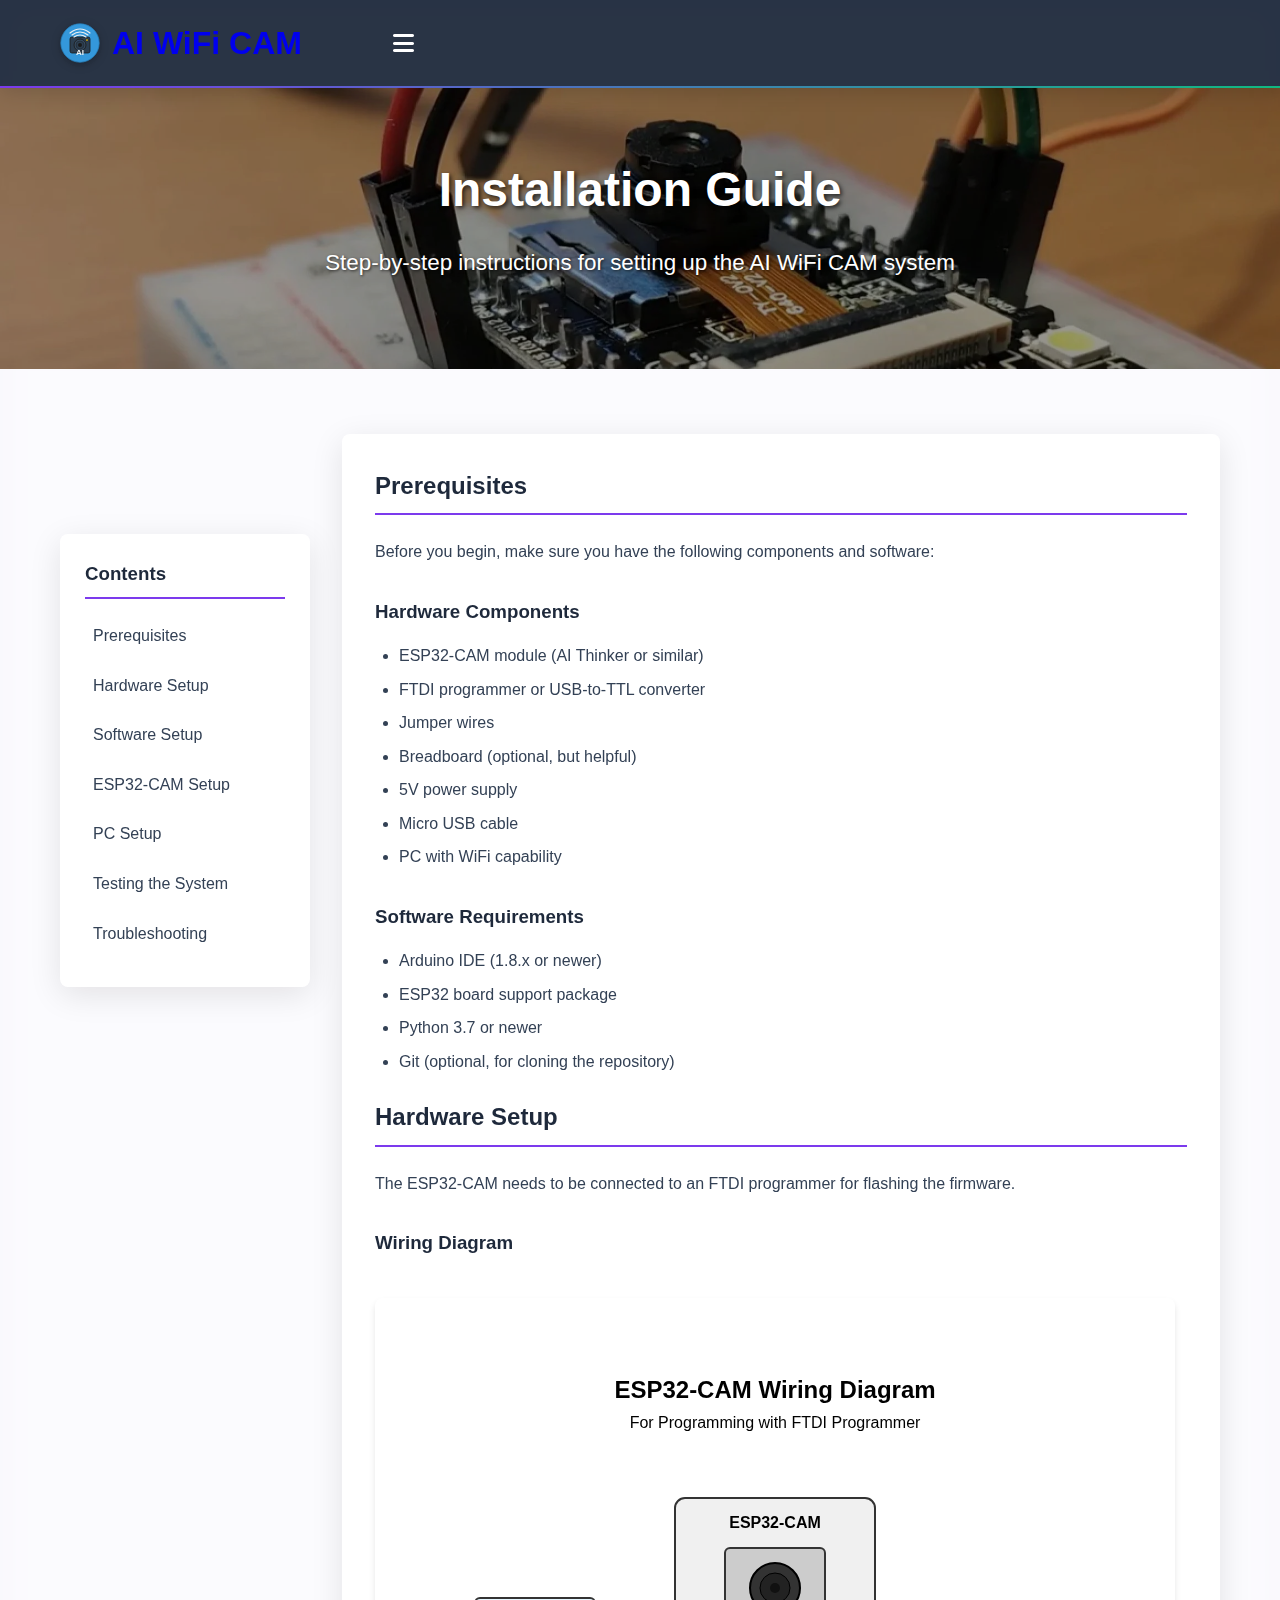
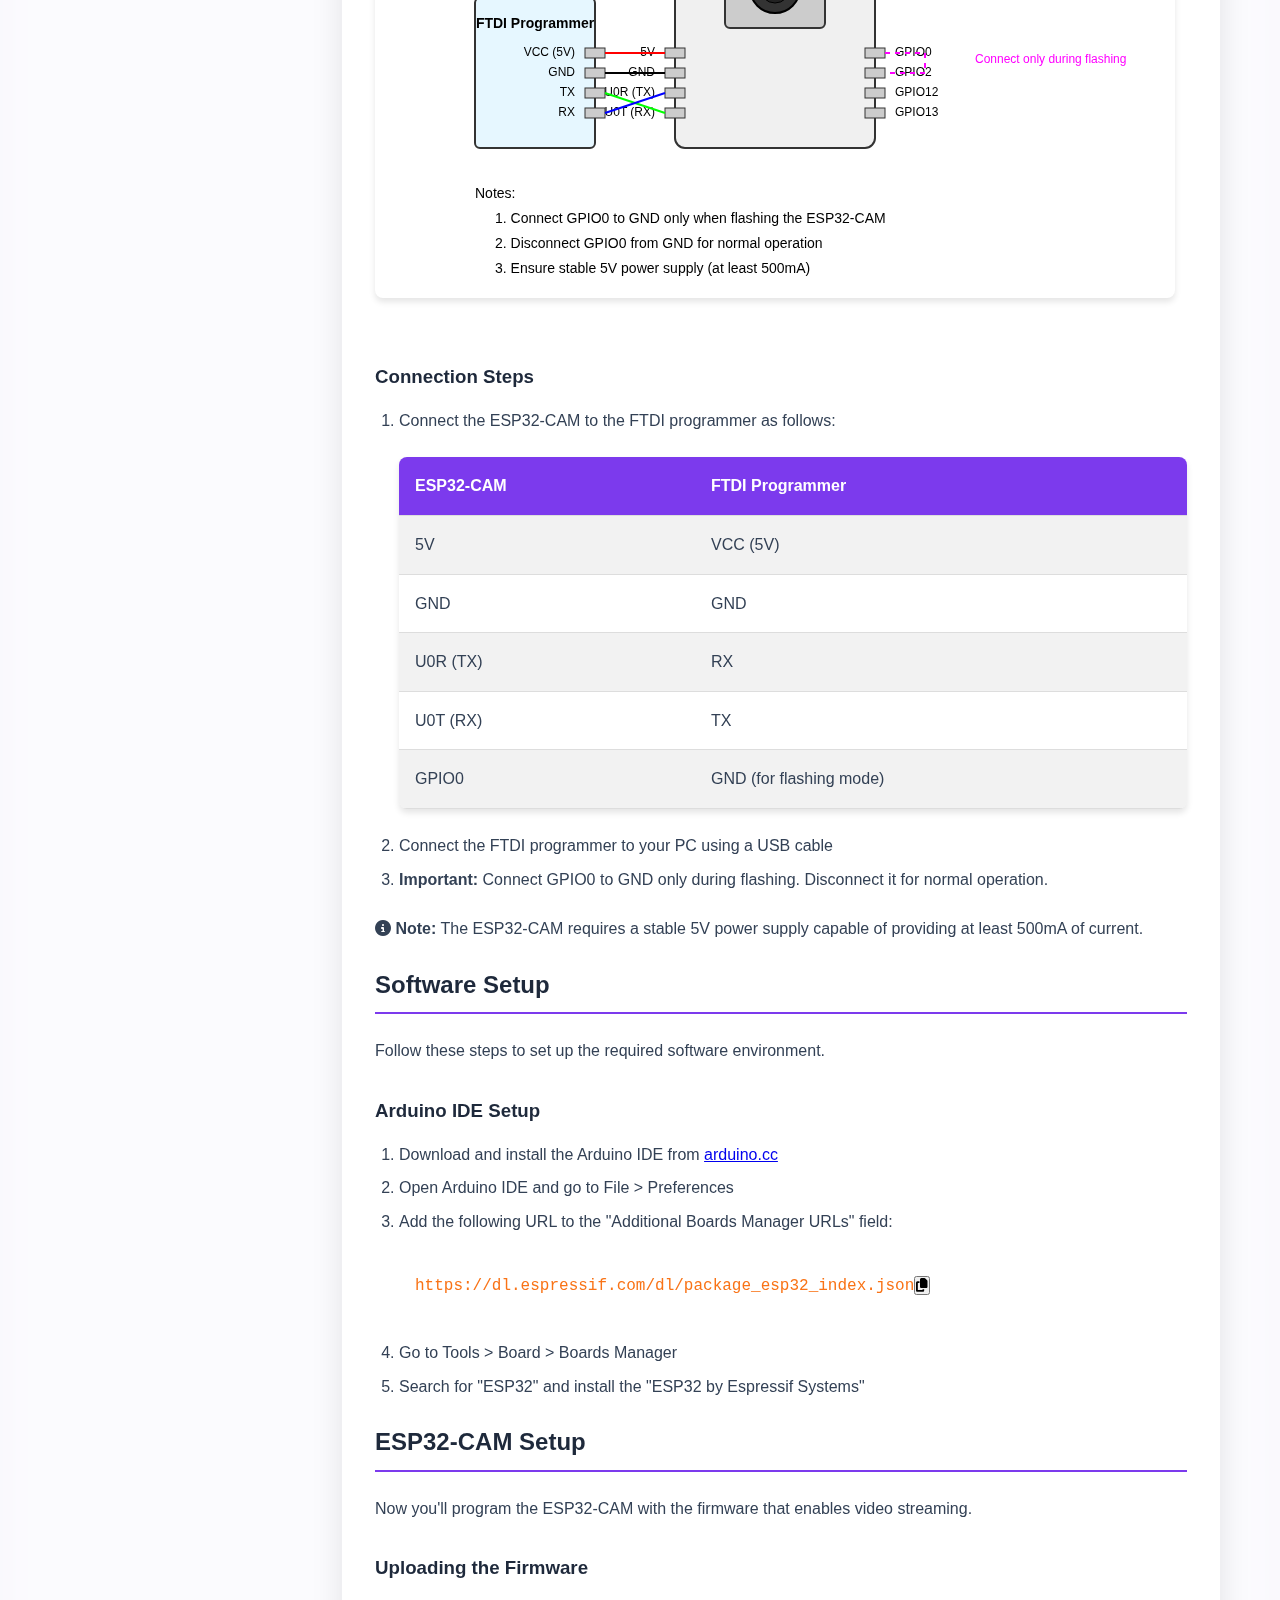
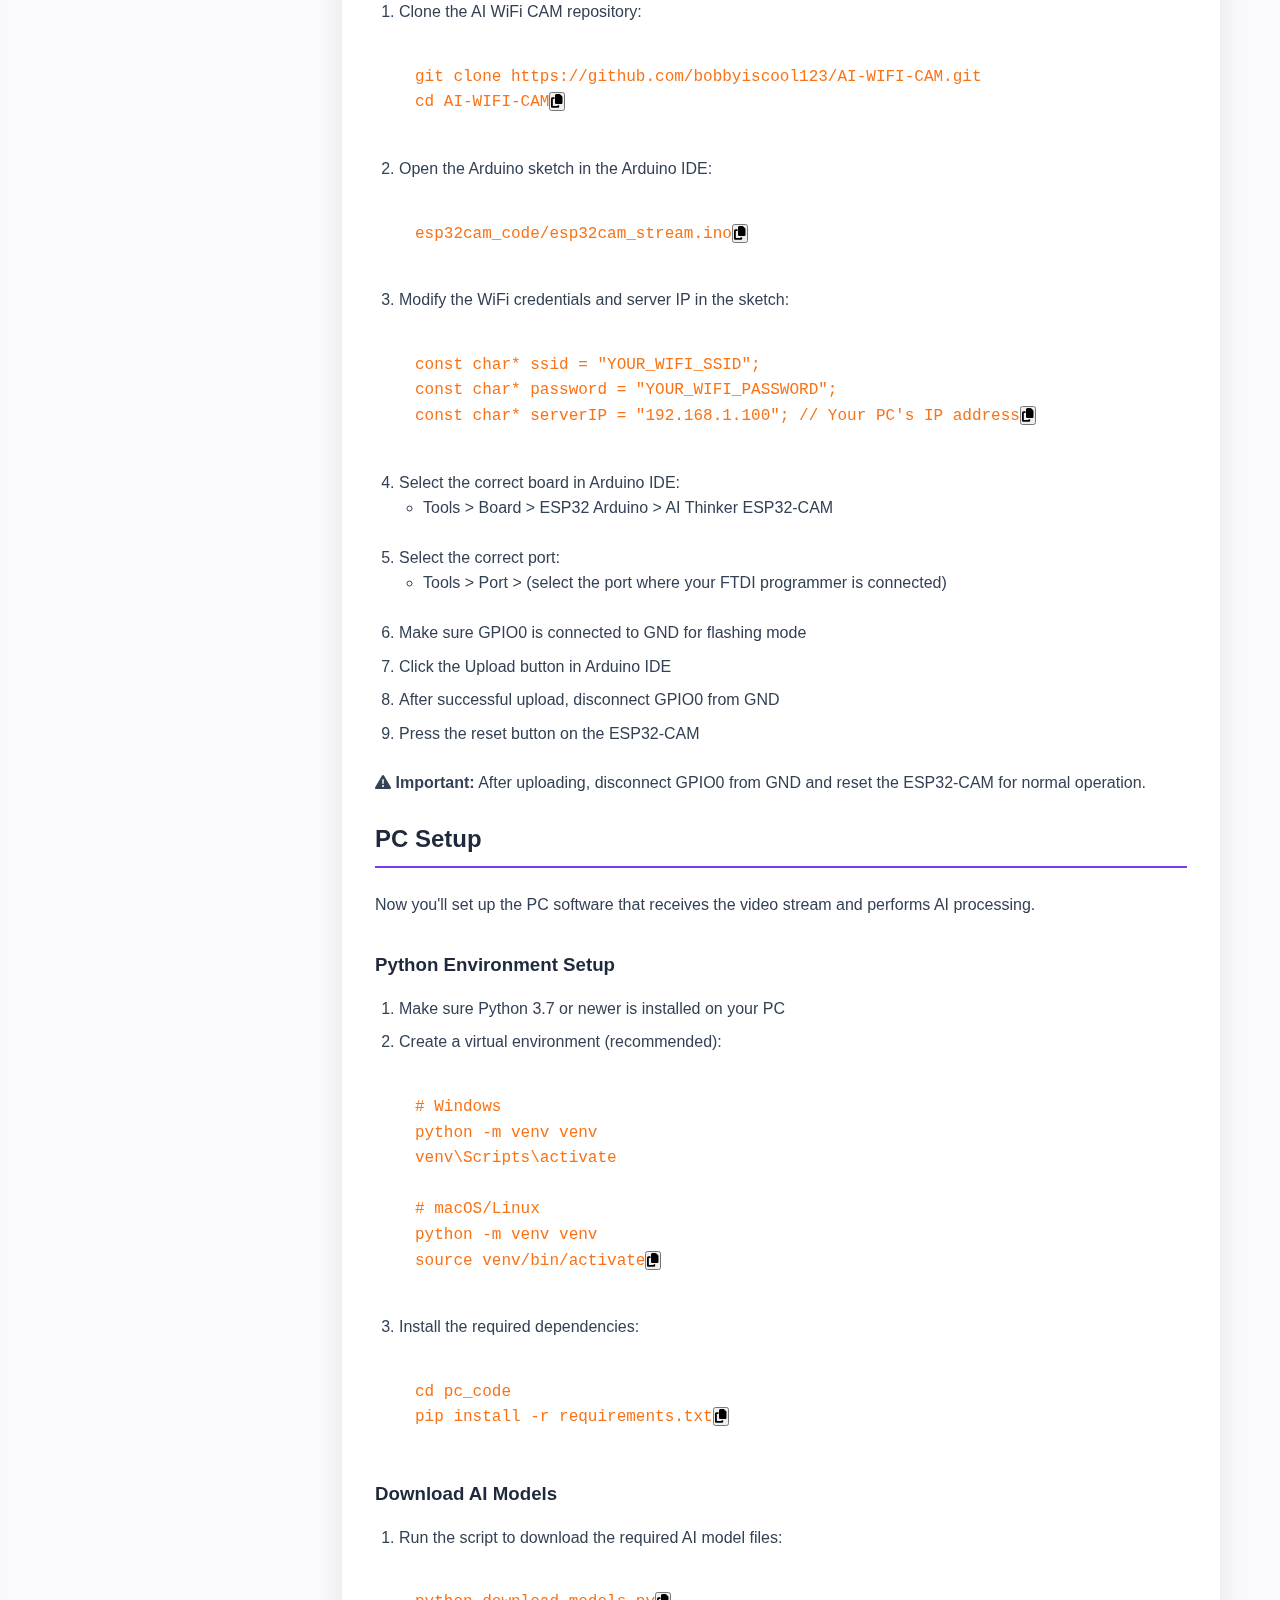
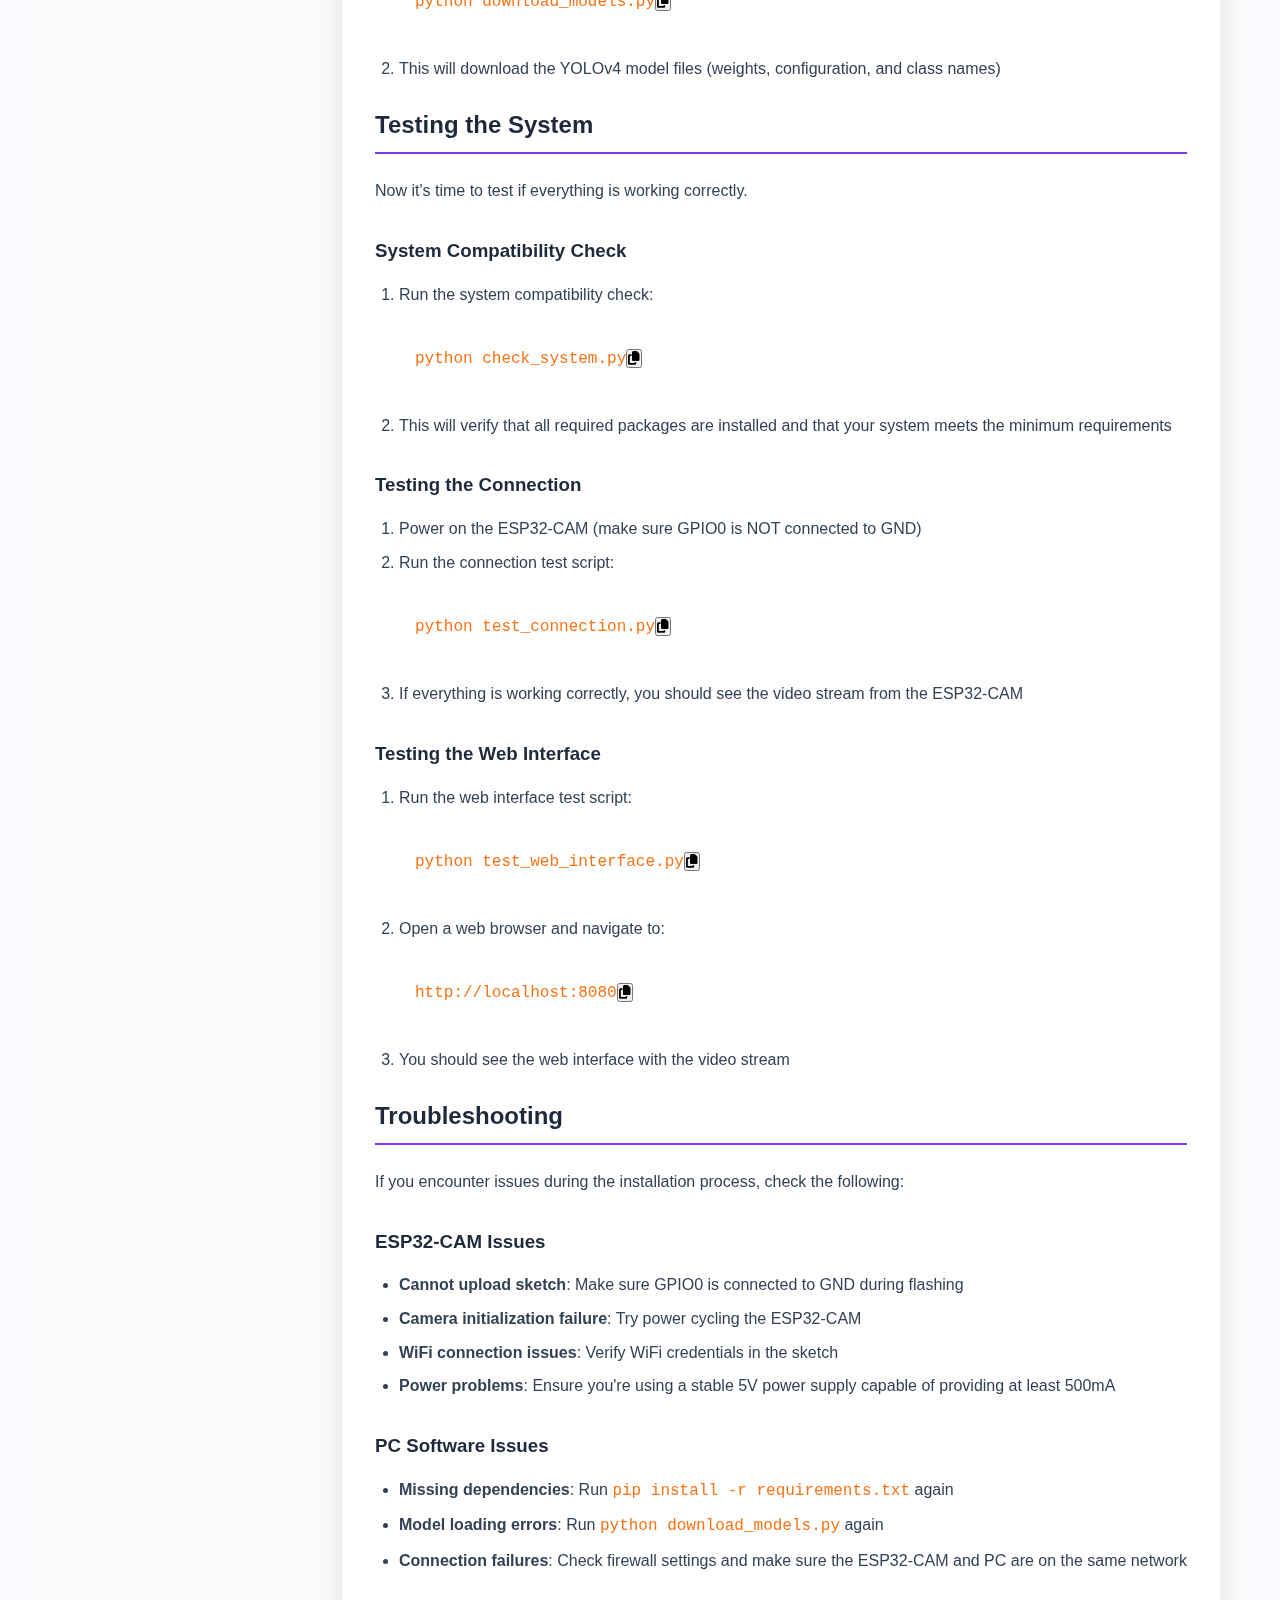
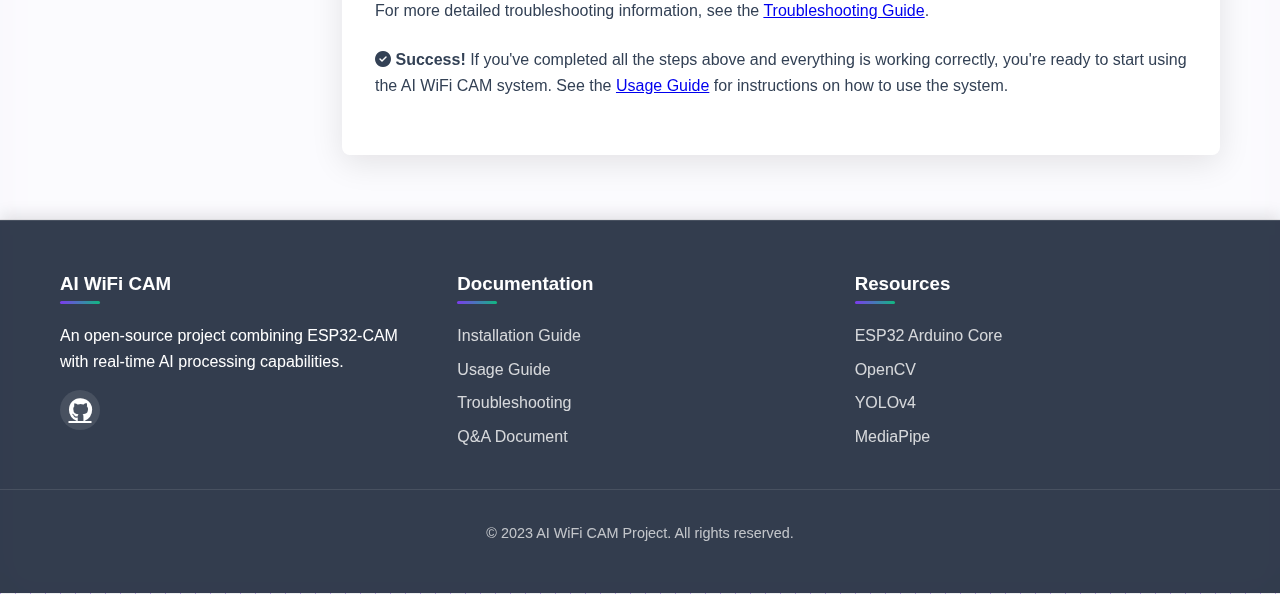
<file: docs/installation.html>
<!DOCTYPE html>
<html lang="en">
<head>
    <meta charset="UTF-8">
    <meta name="viewport" content="width=device-width, initial-scale=1.0">
    <title>Installation Guide - AI WiFi CAM</title>
    <link rel="stylesheet" href="styles.css">
    <link rel="stylesheet" href="https://cdnjs.cloudflare.com/ajax/libs/font-awesome/6.4.0/css/all.min.css">
</head>
<body>
    <!-- Navigation Bar -->
    <nav class="navbar">
        <div class="container nav-container">
            <a href="index.html" class="logo">
                <img src="images/logo.svg" alt="AI WiFi CAM Logo" onerror="this.src='https://via.placeholder.com/40x40?text=AI';this.onerror=null;">
                <h1>AI WiFi CAM</h1>
            </a>
            <button class="mobile-toggle">
                <i class="fas fa-bars"></i>
            </button>
            <ul class="nav-links">
                <li><a href="index.html">Home</a></li>
                <li><a href="installation.html" class="active">Installation</a></li>
                <li><a href="usage.html">Usage</a></li>
                <li><a href="troubleshooting.html">Troubleshooting</a></li>
                <li><a href="qa.html">Q&A</a></li>
            </ul>
            <button class="theme-toggle" title="Toggle dark/light mode">
                <i class="fas fa-moon"></i>
            </button>
        </div>
    </nav>

    <!-- Hero Section -->
    <section class="hero">
        <div class="container">
            <h1>Installation Guide</h1>
            <p>
                Step-by-step instructions for setting up the AI WiFi CAM system
            </p>
        </div>
    </section>

    <!-- Documentation Section -->
    <section class="documentation">
        <div class="container">
            <div class="doc-container">
                <aside class="doc-sidebar">
                    <h3>Contents</h3>
                    <ul>
                        <li><a href="#prerequisites">Prerequisites</a></li>
                        <li><a href="#hardware-setup">Hardware Setup</a></li>
                        <li><a href="#software-setup">Software Setup</a></li>
                        <li><a href="#esp32-setup">ESP32-CAM Setup</a></li>
                        <li><a href="#pc-setup">PC Setup</a></li>
                        <li><a href="#testing">Testing the System</a></li>
                        <li><a href="#troubleshooting">Troubleshooting</a></li>
                    </ul>
                </aside>
                
                <main class="doc-content">
                    <h2 id="prerequisites">Prerequisites</h2>
                    <p>
                        Before you begin, make sure you have the following components and software:
                    </p>
                    
                    <h3>Hardware Components</h3>
                    <ul>
                        <li>ESP32-CAM module (AI Thinker or similar)</li>
                        <li>FTDI programmer or USB-to-TTL converter</li>
                        <li>Jumper wires</li>
                        <li>Breadboard (optional, but helpful)</li>
                        <li>5V power supply</li>
                        <li>Micro USB cable</li>
                        <li>PC with WiFi capability</li>
                    </ul>
                    
                    <h3>Software Requirements</h3>
                    <ul>
                        <li>Arduino IDE (1.8.x or newer)</li>
                        <li>ESP32 board support package</li>
                        <li>Python 3.7 or newer</li>
                        <li>Git (optional, for cloning the repository)</li>
                    </ul>
                    
                    <h2 id="hardware-setup">Hardware Setup</h2>
                    <p>
                        The ESP32-CAM needs to be connected to an FTDI programmer for flashing the firmware.
                    </p>
                    
                    <h3>Wiring Diagram</h3>
                    <img src="images/esp32cam_wiring.svg" alt="ESP32-CAM Wiring Diagram">
                    
                    <h3>Connection Steps</h3>
                    <ol>
                        <li>Connect the ESP32-CAM to the FTDI programmer as follows:
                            <table>
                                <tr>
                                    <th>ESP32-CAM</th>
                                    <th>FTDI Programmer</th>
                                </tr>
                                <tr>
                                    <td>5V</td>
                                    <td>VCC (5V)</td>
                                </tr>
                                <tr>
                                    <td>GND</td>
                                    <td>GND</td>
                                </tr>
                                <tr>
                                    <td>U0R (TX)</td>
                                    <td>RX</td>
                                </tr>
                                <tr>
                                    <td>U0T (RX)</td>
                                    <td>TX</td>
                                </tr>
                                <tr>
                                    <td>GPIO0</td>
                                    <td>GND (for flashing mode)</td>
                                </tr>
                            </table>
                        </li>
                        <li>Connect the FTDI programmer to your PC using a USB cable</li>
                        <li><strong>Important:</strong> Connect GPIO0 to GND only during flashing. Disconnect it for normal operation.</li>
                    </ol>
                    
                    <div class="highlight">
                        <p><i class="fas fa-info-circle"></i> <strong>Note:</strong> The ESP32-CAM requires a stable 5V power supply capable of providing at least 500mA of current.</p>
                    </div>
                    
                    <h2 id="software-setup">Software Setup</h2>
                    <p>
                        Follow these steps to set up the required software environment.
                    </p>
                    
                    <h3>Arduino IDE Setup</h3>
                    <ol>
                        <li>Download and install the Arduino IDE from <a href="https://www.arduino.cc/en/software" target="_blank">arduino.cc</a></li>
                        <li>Open Arduino IDE and go to File > Preferences</li>
                        <li>Add the following URL to the "Additional Boards Manager URLs" field:
                            <pre><code>https://dl.espressif.com/dl/package_esp32_index.json</code></pre>
                        </li>
                        <li>Go to Tools > Board > Boards Manager</li>
                        <li>Search for "ESP32" and install the "ESP32 by Espressif Systems"</li>
                    </ol>
                    
                    <h2 id="esp32-setup">ESP32-CAM Setup</h2>
                    <p>
                        Now you'll program the ESP32-CAM with the firmware that enables video streaming.
                    </p>
                    
                    <h3>Uploading the Firmware</h3>
                    <ol>
                        <li>Clone the AI WiFi CAM repository:
                            <pre><code>git clone https://github.com/bobbyiscool123/AI-WIFI-CAM.git
cd AI-WIFI-CAM</code></pre>
                        </li>
                        <li>Open the Arduino sketch in the Arduino IDE:
                            <pre><code>esp32cam_code/esp32cam_stream.ino</code></pre>
                        </li>
                        <li>Modify the WiFi credentials and server IP in the sketch:
                            <pre><code>const char* ssid = "YOUR_WIFI_SSID";
const char* password = "YOUR_WIFI_PASSWORD";
const char* serverIP = "192.168.1.100"; // Your PC's IP address</code></pre>
                        </li>
                        <li>Select the correct board in Arduino IDE:
                            <ul>
                                <li>Tools > Board > ESP32 Arduino > AI Thinker ESP32-CAM</li>
                            </ul>
                        </li>
                        <li>Select the correct port:
                            <ul>
                                <li>Tools > Port > (select the port where your FTDI programmer is connected)</li>
                            </ul>
                        </li>
                        <li>Make sure GPIO0 is connected to GND for flashing mode</li>
                        <li>Click the Upload button in Arduino IDE</li>
                        <li>After successful upload, disconnect GPIO0 from GND</li>
                        <li>Press the reset button on the ESP32-CAM</li>
                    </ol>
                    
                    <div class="highlight">
                        <p><i class="fas fa-exclamation-triangle"></i> <strong>Important:</strong> After uploading, disconnect GPIO0 from GND and reset the ESP32-CAM for normal operation.</p>
                    </div>
                    
                    <h2 id="pc-setup">PC Setup</h2>
                    <p>
                        Now you'll set up the PC software that receives the video stream and performs AI processing.
                    </p>
                    
                    <h3>Python Environment Setup</h3>
                    <ol>
                        <li>Make sure Python 3.7 or newer is installed on your PC</li>
                        <li>Create a virtual environment (recommended):
                            <pre><code># Windows
python -m venv venv
venv\Scripts\activate

# macOS/Linux
python -m venv venv
source venv/bin/activate</code></pre>
                        </li>
                        <li>Install the required dependencies:
                            <pre><code>cd pc_code
pip install -r requirements.txt</code></pre>
                        </li>
                    </ol>
                    
                    <h3>Download AI Models</h3>
                    <ol>
                        <li>Run the script to download the required AI model files:
                            <pre><code>python download_models.py</code></pre>
                        </li>
                        <li>This will download the YOLOv4 model files (weights, configuration, and class names)</li>
                    </ol>
                    
                    <h2 id="testing">Testing the System</h2>
                    <p>
                        Now it's time to test if everything is working correctly.
                    </p>
                    
                    <h3>System Compatibility Check</h3>
                    <ol>
                        <li>Run the system compatibility check:
                            <pre><code>python check_system.py</code></pre>
                        </li>
                        <li>This will verify that all required packages are installed and that your system meets the minimum requirements</li>
                    </ol>
                    
                    <h3>Testing the Connection</h3>
                    <ol>
                        <li>Power on the ESP32-CAM (make sure GPIO0 is NOT connected to GND)</li>
                        <li>Run the connection test script:
                            <pre><code>python test_connection.py</code></pre>
                        </li>
                        <li>If everything is working correctly, you should see the video stream from the ESP32-CAM</li>
                    </ol>
                    
                    <h3>Testing the Web Interface</h3>
                    <ol>
                        <li>Run the web interface test script:
                            <pre><code>python test_web_interface.py</code></pre>
                        </li>
                        <li>Open a web browser and navigate to:
                            <pre><code>http://localhost:8080</code></pre>
                        </li>
                        <li>You should see the web interface with the video stream</li>
                    </ol>
                    
                    <h2 id="troubleshooting">Troubleshooting</h2>
                    <p>
                        If you encounter issues during the installation process, check the following:
                    </p>
                    
                    <h3>ESP32-CAM Issues</h3>
                    <ul>
                        <li><strong>Cannot upload sketch</strong>: Make sure GPIO0 is connected to GND during flashing</li>
                        <li><strong>Camera initialization failure</strong>: Try power cycling the ESP32-CAM</li>
                        <li><strong>WiFi connection issues</strong>: Verify WiFi credentials in the sketch</li>
                        <li><strong>Power problems</strong>: Ensure you're using a stable 5V power supply capable of providing at least 500mA</li>
                    </ul>
                    
                    <h3>PC Software Issues</h3>
                    <ul>
                        <li><strong>Missing dependencies</strong>: Run <code>pip install -r requirements.txt</code> again</li>
                        <li><strong>Model loading errors</strong>: Run <code>python download_models.py</code> again</li>
                        <li><strong>Connection failures</strong>: Check firewall settings and make sure the ESP32-CAM and PC are on the same network</li>
                    </ul>
                    
                    <p>
                        For more detailed troubleshooting information, see the <a href="troubleshooting.html">Troubleshooting Guide</a>.
                    </p>
                    
                    <div class="highlight">
                        <p><i class="fas fa-check-circle"></i> <strong>Success!</strong> If you've completed all the steps above and everything is working correctly, you're ready to start using the AI WiFi CAM system. See the <a href="usage.html">Usage Guide</a> for instructions on how to use the system.</p>
                    </div>
                </main>
            </div>
        </div>
    </section>

    <!-- Footer -->
    <footer>
        <div class="container footer-container">
            <div class="footer-section">
                <h3>AI WiFi CAM</h3>
                <p>An open-source project combining ESP32-CAM with real-time AI processing capabilities.</p>
                <div class="social-links">
                    <a href="https://github.com/bobbyiscool123/AI-WIFI-CAM" title="GitHub Repository">
                        <i class="fab fa-github"></i>
                    </a>
                </div>
            </div>
            <div class="footer-section">
                <h3>Documentation</h3>
                <ul class="footer-links">
                    <li><a href="installation.html">Installation Guide</a></li>
                    <li><a href="usage.html">Usage Guide</a></li>
                    <li><a href="troubleshooting.html">Troubleshooting</a></li>
                    <li><a href="qa.html">Q&A Document</a></li>
                </ul>
            </div>
            <div class="footer-section">
                <h3>Resources</h3>
                <ul class="footer-links">
                    <li><a href="https://github.com/espressif/arduino-esp32">ESP32 Arduino Core</a></li>
                    <li><a href="https://opencv.org/">OpenCV</a></li>
                    <li><a href="https://github.com/AlexeyAB/darknet">YOLOv4</a></li>
                    <li><a href="https://developers.google.com/mediapipe">MediaPipe</a></li>
                </ul>
            </div>
        </div>
        <div class="footer-bottom">
            <p>&copy; 2023 AI WiFi CAM Project. All rights reserved.</p>
        </div>
    </footer>

    <script src="script.js"></script>
</body>
</html>
</file>
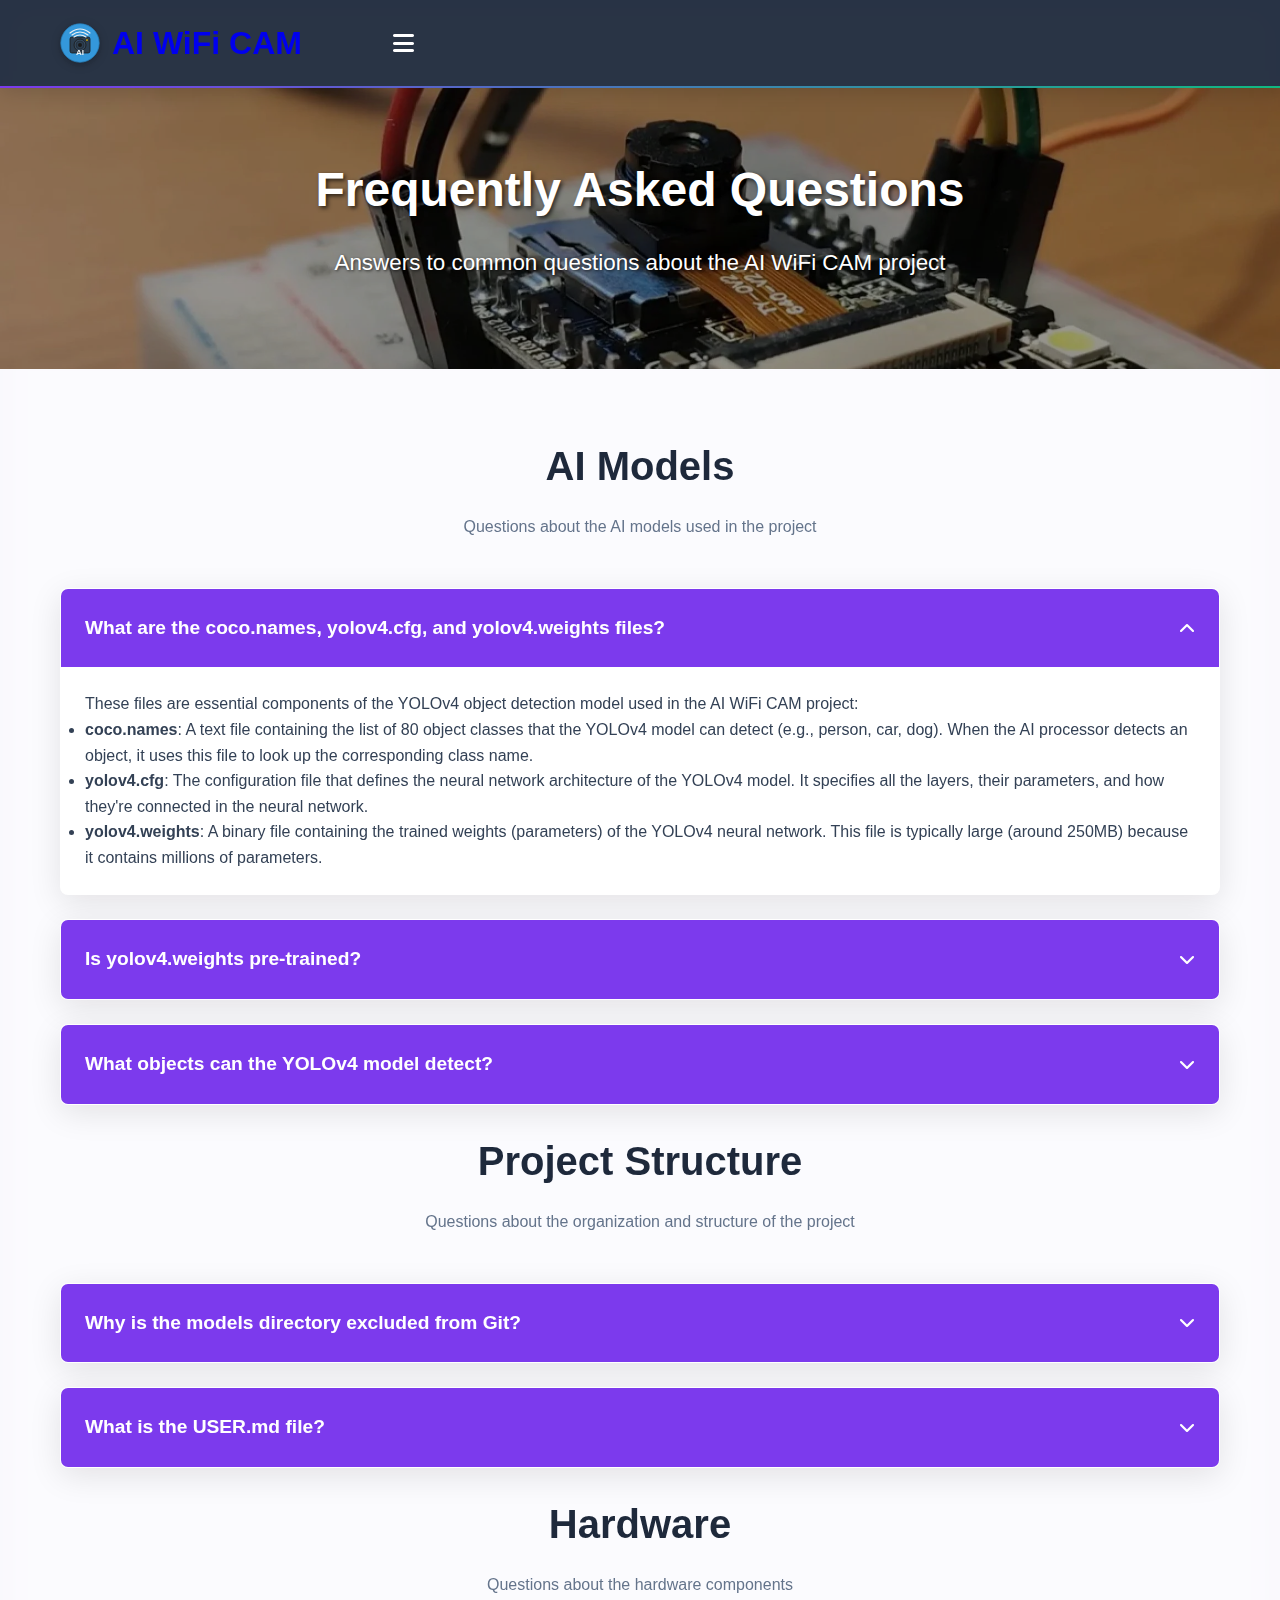
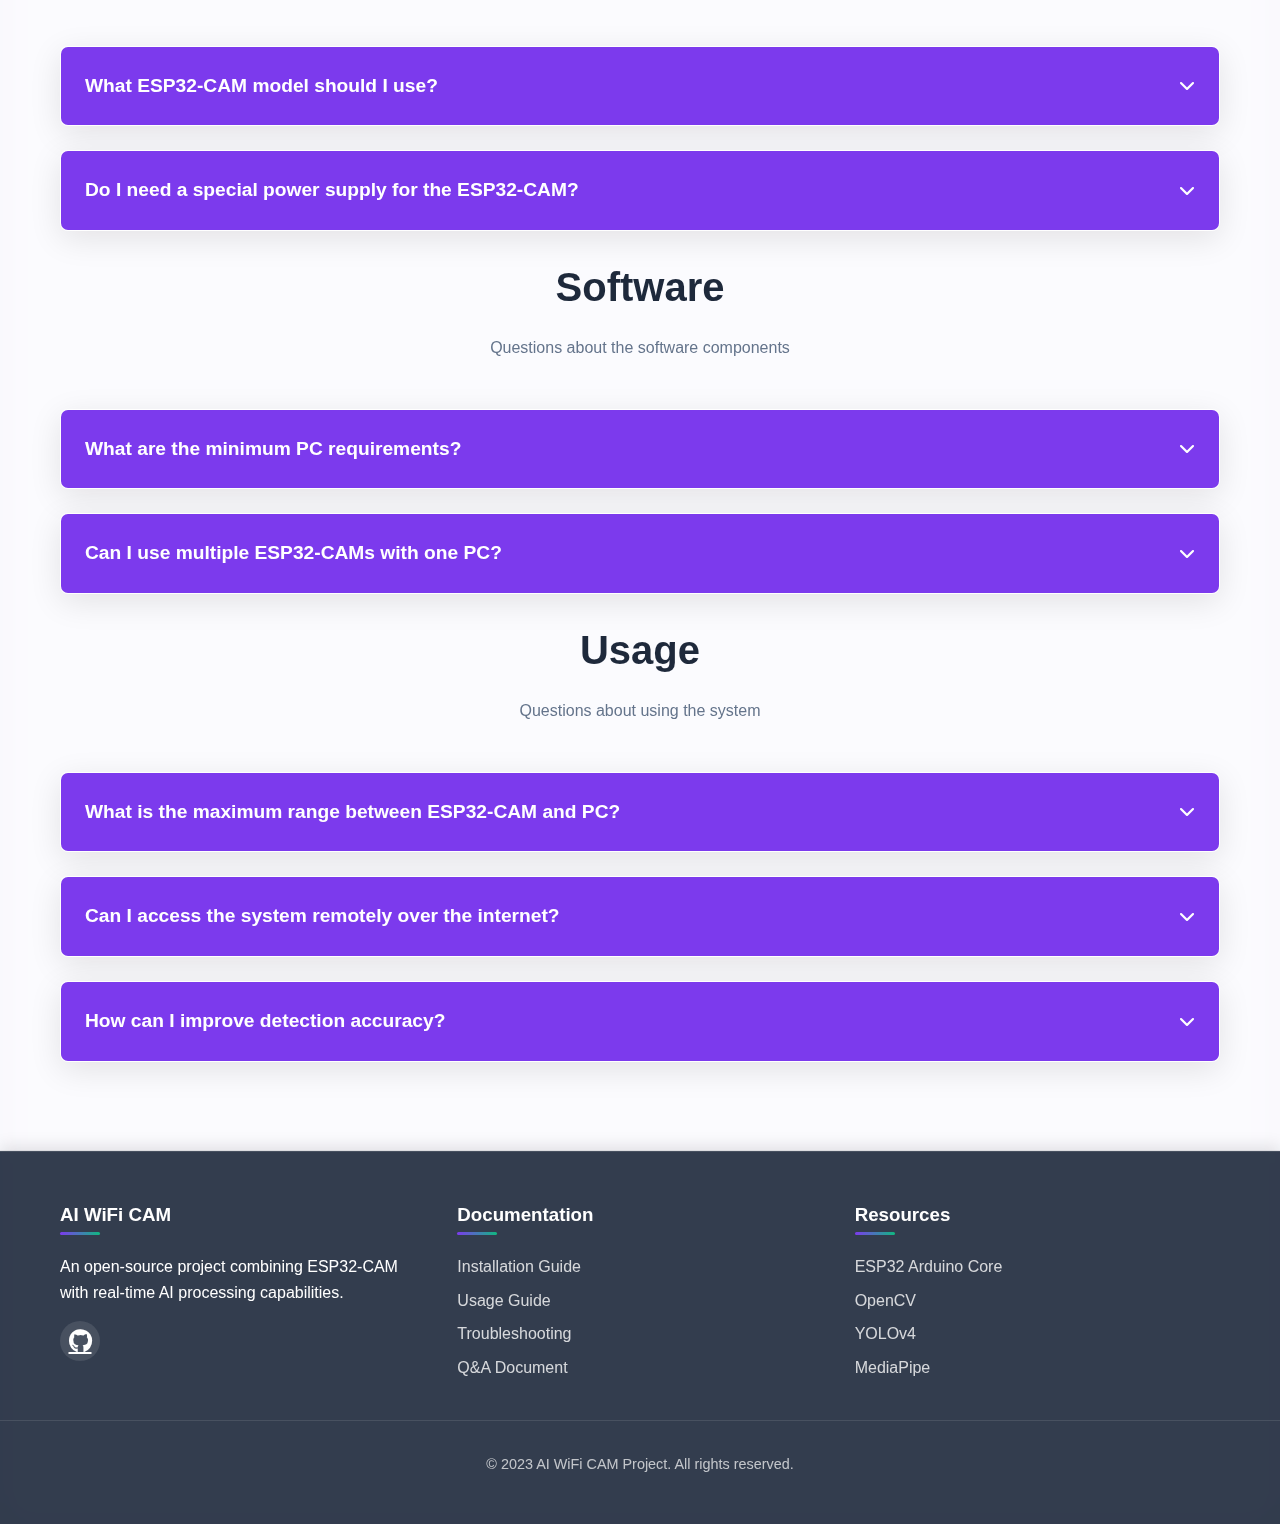
<file: docs/qa.html>
<!DOCTYPE html>
<html lang="en">
<head>
    <meta charset="UTF-8">
    <meta name="viewport" content="width=device-width, initial-scale=1.0">
    <title>Q&A - AI WiFi CAM</title>
    <link rel="stylesheet" href="styles.css">
    <link rel="stylesheet" href="https://cdnjs.cloudflare.com/ajax/libs/font-awesome/6.4.0/css/all.min.css">
</head>
<body>
    <!-- Navigation Bar -->
    <nav class="navbar">
        <div class="container nav-container">
            <a href="index.html" class="logo">
                <img src="images/logo.svg" alt="AI WiFi CAM Logo" onerror="this.src='https://via.placeholder.com/40x40?text=AI';this.onerror=null;">
                <h1>AI WiFi CAM</h1>
            </a>
            <button class="mobile-toggle">
                <i class="fas fa-bars"></i>
            </button>
            <ul class="nav-links">
                <li><a href="index.html">Home</a></li>
                <li><a href="installation.html">Installation</a></li>
                <li><a href="usage.html">Usage</a></li>
                <li><a href="troubleshooting.html">Troubleshooting</a></li>
                <li><a href="qa.html" class="active">Q&A</a></li>
            </ul>
            <button class="theme-toggle" title="Toggle dark/light mode">
                <i class="fas fa-moon"></i>
            </button>
        </div>
    </nav>

    <!-- Hero Section -->
    <section class="hero">
        <div class="container">
            <h1>Frequently Asked Questions</h1>
            <p>
                Answers to common questions about the AI WiFi CAM project
            </p>
        </div>
    </section>

    <!-- FAQ Section -->
    <section class="faq">
        <div class="container">
            <div class="section-title">
                <h2>AI Models</h2>
                <p>Questions about the AI models used in the project</p>
            </div>
            
            <div class="faq-item active">
                <div class="faq-question">
                    <h3>What are the coco.names, yolov4.cfg, and yolov4.weights files?</h3>
                    <span class="faq-toggle"><i class="fas fa-chevron-down"></i></span>
                </div>
                <div class="faq-answer">
                    <p>These files are essential components of the YOLOv4 object detection model used in the AI WiFi CAM project:</p>
                    <ul>
                        <li><strong>coco.names</strong>: A text file containing the list of 80 object classes that the YOLOv4 model can detect (e.g., person, car, dog). When the AI processor detects an object, it uses this file to look up the corresponding class name.</li>
                        <li><strong>yolov4.cfg</strong>: The configuration file that defines the neural network architecture of the YOLOv4 model. It specifies all the layers, their parameters, and how they're connected in the neural network.</li>
                        <li><strong>yolov4.weights</strong>: A binary file containing the trained weights (parameters) of the YOLOv4 neural network. This file is typically large (around 250MB) because it contains millions of parameters.</li>
                    </ul>
                </div>
            </div>
            
            <div class="faq-item">
                <div class="faq-question">
                    <h3>Is yolov4.weights pre-trained?</h3>
                    <span class="faq-toggle"><i class="fas fa-chevron-down"></i></span>
                </div>
                <div class="faq-answer">
                    <p>Yes, the yolov4.weights file contains pre-trained weights for the YOLOv4 neural network. These weights are the result of extensive training on the COCO (Common Objects in Context) dataset, which contains over 200,000 labeled images across 80 common object categories.</p>
                    <p>The pre-trained weights allow you to use the model immediately for object detection without having to train it yourself, which would require significant computational resources and expertise.</p>
                </div>
            </div>
            
            <div class="faq-item">
                <div class="faq-question">
                    <h3>What objects can the YOLOv4 model detect?</h3>
                    <span class="faq-toggle"><i class="fas fa-chevron-down"></i></span>
                </div>
                <div class="faq-answer">
                    <p>The pre-trained YOLOv4 model can detect 80 different object categories from the COCO dataset:</p>
                    <div class="content-grid">
                        <div>
                            <ol>
                                <li>Person</li>
                                <li>Bicycle</li>
                                <li>Car</li>
                                <li>Motorcycle</li>
                                <li>Airplane</li>
                                <li>Bus</li>
                                <li>Train</li>
                                <li>Truck</li>
                                <li>Boat</li>
                                <li>Traffic light</li>
                                <li>Fire hydrant</li>
                                <li>Stop sign</li>
                                <li>Parking meter</li>
                                <li>Bench</li>
                                <li>Bird</li>
                                <li>Cat</li>
                                <li>Dog</li>
                                <li>Horse</li>
                                <li>Sheep</li>
                                <li>Cow</li>
                                <li>Elephant</li>
                                <li>Bear</li>
                                <li>Zebra</li>
                                <li>Giraffe</li>
                                <li>Backpack</li>
                                <li>Umbrella</li>
                                <li>Handbag</li>
                                <li>Tie</li>
                                <li>Suitcase</li>
                                <li>Frisbee</li>
                                <li>Skis</li>
                                <li>Snowboard</li>
                                <li>Sports ball</li>
                                <li>Kite</li>
                                <li>Baseball bat</li>
                                <li>Baseball glove</li>
                                <li>Skateboard</li>
                                <li>Surfboard</li>
                                <li>Tennis racket</li>
                                <li>Bottle</li>
                            </ol>
                        </div>
                        <div>
                            <ol start="41">
                                <li>Wine glass</li>
                                <li>Cup</li>
                                <li>Fork</li>
                                <li>Knife</li>
                                <li>Spoon</li>
                                <li>Bowl</li>
                                <li>Banana</li>
                                <li>Apple</li>
                                <li>Sandwich</li>
                                <li>Orange</li>
                                <li>Broccoli</li>
                                <li>Carrot</li>
                                <li>Hot dog</li>
                                <li>Pizza</li>
                                <li>Donut</li>
                                <li>Cake</li>
                                <li>Chair</li>
                                <li>Couch</li>
                                <li>Potted plant</li>
                                <li>Bed</li>
                                <li>Dining table</li>
                                <li>Toilet</li>
                                <li>TV</li>
                                <li>Laptop</li>
                                <li>Mouse</li>
                                <li>Remote</li>
                                <li>Keyboard</li>
                                <li>Cell phone</li>
                                <li>Microwave</li>
                                <li>Oven</li>
                                <li>Toaster</li>
                                <li>Sink</li>
                                <li>Refrigerator</li>
                                <li>Book</li>
                                <li>Clock</li>
                                <li>Vase</li>
                                <li>Scissors</li>
                                <li>Teddy bear</li>
                                <li>Hair dryer</li>
                                <li>Toothbrush</li>
                            </ol>
                        </div>
                    </div>
                </div>
            </div>
            
            <div class="section-title">
                <h2>Project Structure</h2>
                <p>Questions about the organization and structure of the project</p>
            </div>
            
            <div class="faq-item">
                <div class="faq-question">
                    <h3>Why is the models directory excluded from Git?</h3>
                    <span class="faq-toggle"><i class="fas fa-chevron-down"></i></span>
                </div>
                <div class="faq-answer">
                    <p>The models directory is excluded from Git tracking (added to .gitignore) for several reasons:</p>
                    <ol>
                        <li><strong>File Size</strong>: Model files like yolov4.weights are very large (around 250MB), which can make the repository unnecessarily bloated.</li>
                        <li><strong>Reproducibility</strong>: The download_models.py script can automatically download these files, so there's no need to include them in the repository.</li>
                        <li><strong>Version Control Efficiency</strong>: Git is not optimized for tracking large binary files, and including them can slow down operations like cloning and pulling.</li>
                        <li><strong>Storage Considerations</strong>: Excluding model files reduces the repository size significantly, saving storage space on both the server and client sides.</li>
                    </ol>
                </div>
            </div>
            
            <div class="faq-item">
                <div class="faq-question">
                    <h3>What is the USER.md file?</h3>
                    <span class="faq-toggle"><i class="fas fa-chevron-down"></i></span>
                </div>
                <div class="faq-answer">
                    <p>The USER.md file is a comprehensive user guide for the AI WiFi CAM project. It provides detailed instructions for users on how to set up, test, and use the system, including:</p>
                    <ol>
                        <li>Physical setup instructions for the ESP32-CAM hardware</li>
                        <li>Software setup instructions for both the ESP32-CAM and PC</li>
                        <li>Testing procedures</li>
                        <li>Instructions for using the system and web interface</li>
                        <li>Troubleshooting references</li>
                        <li>Next steps and contribution guidelines</li>
                    </ol>
                    <p>The USER.md file is listed in the .gitignore file, which means it's not tracked by Git. This could be because it's considered a personal configuration file, it's generated automatically, or it's meant to be customized by each user for their specific setup.</p>
                </div>
            </div>
            
            <div class="section-title">
                <h2>Hardware</h2>
                <p>Questions about the hardware components</p>
            </div>
            
            <div class="faq-item">
                <div class="faq-question">
                    <h3>What ESP32-CAM model should I use?</h3>
                    <span class="faq-toggle"><i class="fas fa-chevron-down"></i></span>
                </div>
                <div class="faq-answer">
                    <p>The AI WiFi CAM project is designed to work with the AI Thinker ESP32-CAM module, which is the most common and widely available ESP32-CAM variant. However, other ESP32-CAM variants should also work with minimal modifications to the code.</p>
                    <p>The AI Thinker ESP32-CAM includes:</p>
                    <ul>
                        <li>ESP32-S chip with WiFi and Bluetooth</li>
                        <li>OV2640 camera module</li>
                        <li>MicroSD card slot</li>
                        <li>Built-in flash LED</li>
                        <li>Several GPIO pins for expansion</li>
                    </ul>
                    <p>When purchasing an ESP32-CAM, make sure it includes the camera module and has the standard pinout for compatibility with the project.</p>
                </div>
            </div>
            
            <div class="faq-item">
                <div class="faq-question">
                    <h3>Do I need a special power supply for the ESP32-CAM?</h3>
                    <span class="faq-toggle"><i class="fas fa-chevron-down"></i></span>
                </div>
                <div class="faq-answer">
                    <p>The ESP32-CAM requires a stable 5V power supply capable of providing at least 500mA of current. The power requirements can spike when the camera is active and the WiFi is transmitting data.</p>
                    <p>Recommended power options:</p>
                    <ul>
                        <li>5V power adapter with at least 1A output</li>
                        <li>USB power bank with at least 1A output</li>
                        <li>5V voltage regulator if powering from a battery</li>
                    </ul>
                    <p>Avoid powering the ESP32-CAM directly from a computer's USB port, as some ports may not provide enough current, leading to unstable operation.</p>
                </div>
            </div>
            
            <div class="section-title">
                <h2>Software</h2>
                <p>Questions about the software components</p>
            </div>
            
            <div class="faq-item">
                <div class="faq-question">
                    <h3>What are the minimum PC requirements?</h3>
                    <span class="faq-toggle"><i class="fas fa-chevron-down"></i></span>
                </div>
                <div class="faq-answer">
                    <p>The minimum PC requirements depend on which AI models you plan to use:</p>
                    <table>
                        <tr>
                            <th>Component</th>
                            <th>Minimum (MediaPipe)</th>
                            <th>Recommended (YOLOv4)</th>
                        </tr>
                        <tr>
                            <td>CPU</td>
                            <td>Intel Core i3 or equivalent</td>
                            <td>Intel Core i5/i7 or equivalent</td>
                        </tr>
                        <tr>
                            <td>RAM</td>
                            <td>4GB</td>
                            <td>8GB or more</td>
                        </tr>
                        <tr>
                            <td>GPU</td>
                            <td>Not required</td>
                            <td>NVIDIA GPU with CUDA support</td>
                        </tr>
                        <tr>
                            <td>Storage</td>
                            <td>1GB free space</td>
                            <td>2GB free space</td>
                        </tr>
                        <tr>
                            <td>Network</td>
                            <td>WiFi or Ethernet</td>
                            <td>WiFi or Ethernet</td>
                        </tr>
                        <tr>
                            <td>OS</td>
                            <td>Windows 10, macOS, Linux</td>
                            <td>Windows 10, macOS, Linux</td>
                        </tr>
                    </table>
                    <p>For the best performance with YOLOv4, a dedicated GPU with CUDA support is highly recommended. Without GPU acceleration, YOLOv4 will run much slower, resulting in lower frame rates.</p>
                </div>
            </div>
            
            <div class="faq-item">
                <div class="faq-question">
                    <h3>Can I use multiple ESP32-CAMs with one PC?</h3>
                    <span class="faq-toggle"><i class="fas fa-chevron-down"></i></span>
                </div>
                <div class="faq-answer">
                    <p>Yes, you can use multiple ESP32-CAM modules with a single PC. There are two approaches:</p>
                    <ol>
                        <li><strong>Multiple Instances</strong>: Run multiple instances of the stream_receiver.py script, each with a different port number:
                            <pre><code>python pc_code/stream_receiver.py --port 8080 --cam-id cam1
python pc_code/stream_receiver.py --port 8081 --cam-id cam2</code></pre>
                            Each ESP32-CAM would need to be programmed with the corresponding port number.
                        </li>
                        <li><strong>Multi-Camera Support</strong>: The advanced version of the software includes built-in support for multiple cameras. In this case, you would run a single instance of the software, and it would handle connections from multiple ESP32-CAMs automatically.</li>
                    </ol>
                    <p>Keep in mind that running multiple AI models simultaneously can be resource-intensive, especially on less powerful PCs. If you're using multiple cameras, you might need to reduce the resolution or frame rate to maintain performance.</p>
                </div>
            </div>
            
            <div class="section-title">
                <h2>Usage</h2>
                <p>Questions about using the system</p>
            </div>
            
            <div class="faq-item">
                <div class="faq-question">
                    <h3>What is the maximum range between ESP32-CAM and PC?</h3>
                    <span class="faq-toggle"><i class="fas fa-chevron-down"></i></span>
                </div>
                <div class="faq-answer">
                    <p>The maximum range between the ESP32-CAM and the PC depends on several factors:</p>
                    <ul>
                        <li><strong>WiFi Signal Strength</strong>: The ESP32-CAM uses WiFi to communicate with the PC, so the range is limited by the WiFi signal strength.</li>
                        <li><strong>Obstacles</strong>: Walls, floors, and other obstacles can reduce the effective range.</li>
                        <li><strong>Interference</strong>: Other WiFi networks and electronic devices can cause interference.</li>
                        <li><strong>WiFi Router</strong>: The quality and power of your WiFi router affects the range.</li>
                    </ul>
                    <p>In typical indoor environments:</p>
                    <ul>
                        <li><strong>Direct line of sight</strong>: Up to 30-50 meters (100-165 feet)</li>
                        <li><strong>Through walls</strong>: Up to 10-20 meters (33-66 feet)</li>
                    </ul>
                    <p>To extend the range:</p>
                    <ul>
                        <li>Use a WiFi range extender or mesh network</li>
                        <li>Position the ESP32-CAM for optimal WiFi reception</li>
                        <li>Use an external WiFi antenna with the ESP32-CAM (requires hardware modification)</li>
                    </ul>
                </div>
            </div>
            
            <div class="faq-item">
                <div class="faq-question">
                    <h3>Can I access the system remotely over the internet?</h3>
                    <span class="faq-toggle"><i class="fas fa-chevron-down"></i></span>
                </div>
                <div class="faq-answer">
                    <p>By default, the AI WiFi CAM system is designed to work within a local network. However, it is possible to access the system remotely over the internet with some additional configuration:</p>
                    <ol>
                        <li><strong>Port Forwarding</strong>: Configure your router to forward the appropriate port (e.g., 8080) to the PC running the AI WiFi CAM software.</li>
                        <li><strong>Dynamic DNS</strong>: Set up a dynamic DNS service to provide a consistent domain name for your home IP address.</li>
                        <li><strong>Security Considerations</strong>: Implement authentication and encryption to secure the connection.</li>
                    </ol>
                    <p><strong>Important Security Warning</strong>: Exposing the system to the internet without proper security measures can make it vulnerable to unauthorized access. Consider implementing:</p>
                    <ul>
                        <li>Username/password authentication</li>
                        <li>HTTPS encryption</li>
                        <li>IP address filtering</li>
                        <li>VPN access instead of direct exposure</li>
                    </ul>
                    <p>A safer alternative is to use a VPN to connect to your home network, then access the AI WiFi CAM system as if you were on the local network.</p>
                </div>
            </div>
            
            <div class="faq-item">
                <div class="faq-question">
                    <h3>How can I improve detection accuracy?</h3>
                    <span class="faq-toggle"><i class="fas fa-chevron-down"></i></span>
                </div>
                <div class="faq-answer">
                    <p>To improve detection accuracy with the AI WiFi CAM system:</p>
                    <ol>
                        <li><strong>Lighting</strong>: Ensure good, consistent lighting in the area being monitored. Avoid backlighting and extreme shadows.</li>
                        <li><strong>Camera Positioning</strong>: Position the camera to get a clear view of the objects you want to detect. Avoid extreme angles.</li>
                        <li><strong>Resolution</strong>: Use a higher resolution if objects are small in the frame. This may reduce frame rate but improve detection.</li>
                        <li><strong>Confidence Threshold</strong>: Adjust the confidence threshold to balance between false positives and missed detections:
                            <ul>
                                <li>Lower threshold (e.g., 0.3): More detections but more false positives</li>
                                <li>Higher threshold (e.g., 0.7): Fewer detections but more reliable</li>
                            </ul>
                        </li>
                        <li><strong>Model Selection</strong>: Choose the appropriate AI model for your use case:
                            <ul>
                                <li>YOLOv4: Best for general object detection</li>
                                <li>MediaPipe Face: Best for face detection</li>
                                <li>MediaPipe Pose: Best for human pose estimation</li>
                            </ul>
                        </li>
                        <li><strong>Camera Focus</strong>: Ensure the camera is properly focused on the area of interest.</li>
                        <li><strong>Background</strong>: Simplify the background if possible to reduce confusion for the AI model.</li>
                    </ol>
                    <p>For advanced users, it's also possible to fine-tune the AI models on your specific use case, but this requires machine learning expertise and additional resources.</p>
                </div>
            </div>
        </div>
    </section>

    <!-- Footer -->
    <footer>
        <div class="container footer-container">
            <div class="footer-section">
                <h3>AI WiFi CAM</h3>
                <p>An open-source project combining ESP32-CAM with real-time AI processing capabilities.</p>
                <div class="social-links">
                    <a href="https://github.com/bobbyiscool123/AI-WIFI-CAM" title="GitHub Repository">
                        <i class="fab fa-github"></i>
                    </a>
                </div>
            </div>
            <div class="footer-section">
                <h3>Documentation</h3>
                <ul class="footer-links">
                    <li><a href="installation.html">Installation Guide</a></li>
                    <li><a href="usage.html">Usage Guide</a></li>
                    <li><a href="troubleshooting.html">Troubleshooting</a></li>
                    <li><a href="qa.html">Q&A Document</a></li>
                </ul>
            </div>
            <div class="footer-section">
                <h3>Resources</h3>
                <ul class="footer-links">
                    <li><a href="https://github.com/espressif/arduino-esp32">ESP32 Arduino Core</a></li>
                    <li><a href="https://opencv.org/">OpenCV</a></li>
                    <li><a href="https://github.com/AlexeyAB/darknet">YOLOv4</a></li>
                    <li><a href="https://developers.google.com/mediapipe">MediaPipe</a></li>
                </ul>
            </div>
        </div>
        <div class="footer-bottom">
            <p>&copy; 2023 AI WiFi CAM Project. All rights reserved.</p>
        </div>
    </footer>

    <script src="script.js"></script>
</body>
</html>
</file>
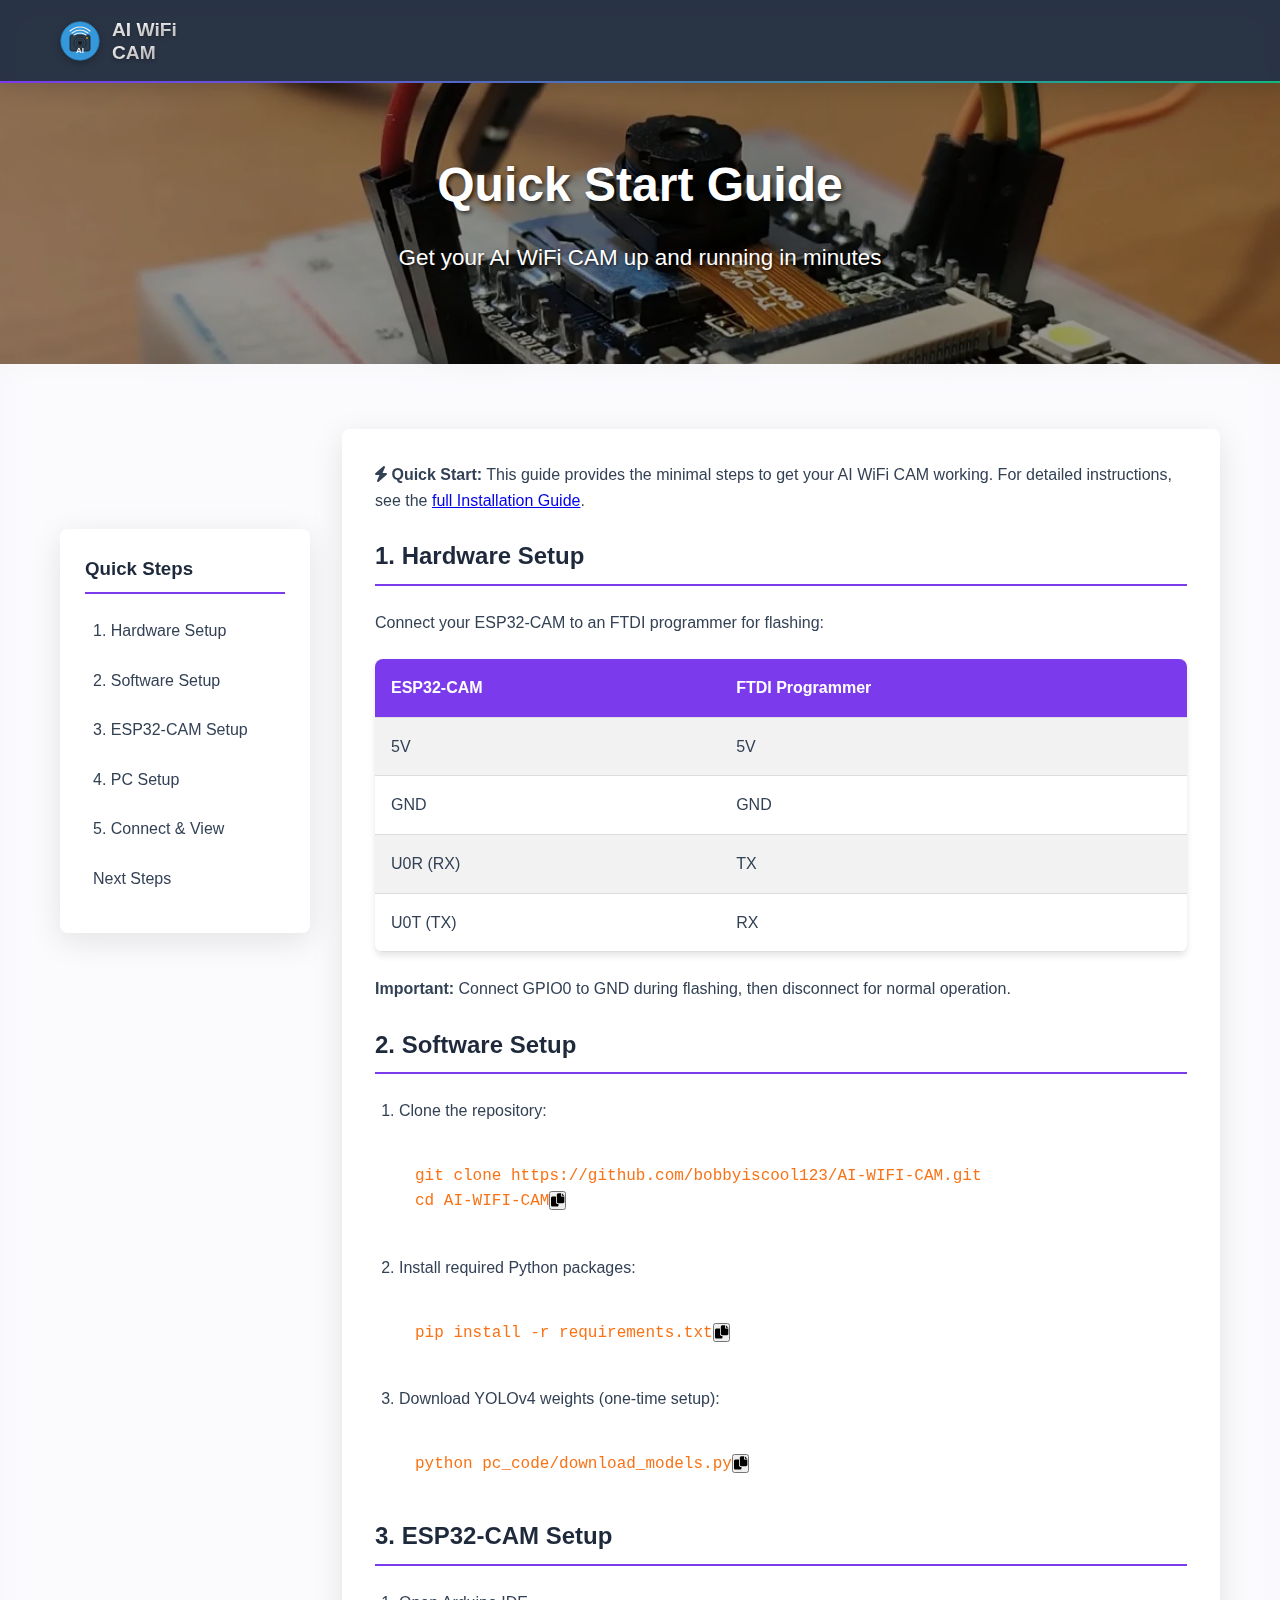
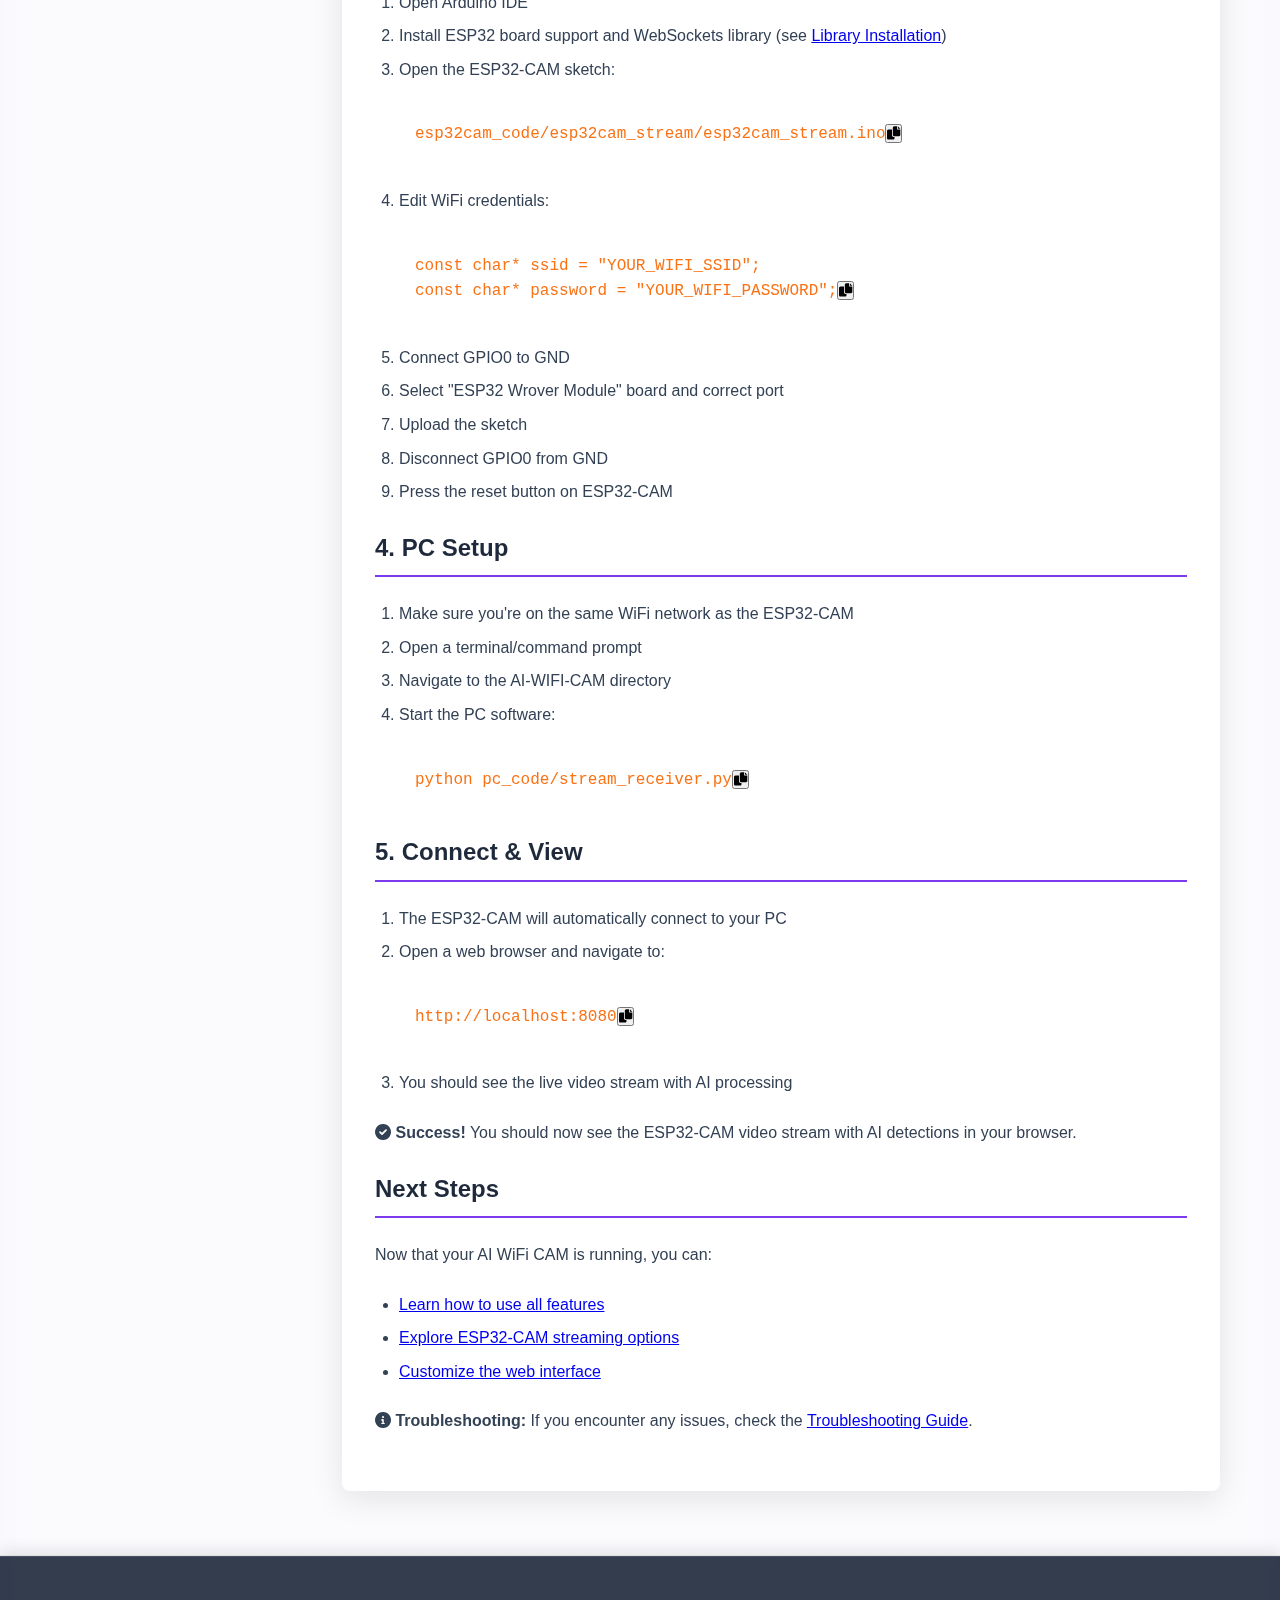
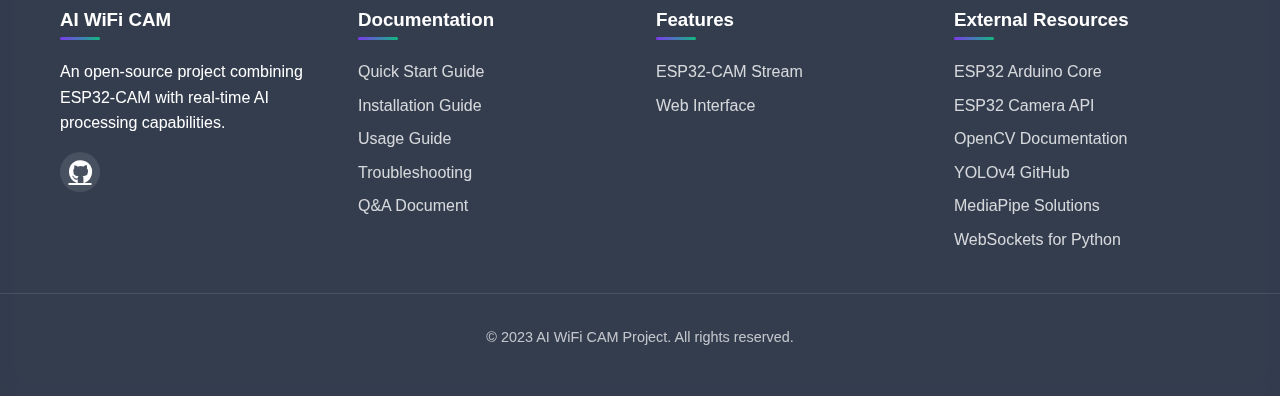
<file: docs/quick_start.html>
<!DOCTYPE html>
<html lang="en">
<head>
    <meta charset="UTF-8">
    <meta name="viewport" content="width=device-width, initial-scale=1.0">
    <title>Quick Start Guide - AI WiFi CAM</title>
    <link rel="stylesheet" href="styles.css">
    <link rel="stylesheet" href="https://cdnjs.cloudflare.com/ajax/libs/font-awesome/6.0.0-beta3/css/all.min.css">
    <link rel="icon" href="favicon.svg?v=2" type="image/svg+xml">
    <link rel="alternate icon" href="favicon.ico" type="image/x-icon">
</head>
<body>
    <!-- Navigation Bar -->
    <nav class="navbar">
        <div class="container nav-container">
            <a href="index.html" class="logo">
                <img src="images/logo.svg" alt="AI WiFi CAM Logo" onerror="this.src='https://via.placeholder.com/40x40?text=AI';this.onerror=null;">
                <span>AI WiFi<br>CAM</span>
            </a>
            <ul class="nav-links">
                <li><a href="index.html">Home</a></li>
                <li><a href="installation.html">Installation</a></li>
                <li><a href="usage.html">Usage</a></li>
                <li><a href="troubleshooting.html">Troubleshooting</a></li>
                <li><a href="qa.html">Q&A</a></li>
                <li>
                    <a href="#" class="dropdown-toggle">
                        Features <i class="fas fa-chevron-down"></i>
                    </a>
                    <ul class="dropdown-menu">
                        <li><a href="esp32cam_stream.html">ESP32-CAM Stream</a></li>
                        <li><a href="web_interface.html">Web Interface</a></li>
                    </ul>
                </li>
            </ul>
            <button class="theme-toggle" title="Toggle dark/light mode">
                <i class="fas fa-moon"></i>
            </button>
        </div>
    </nav>

    <!-- Hero Section -->
    <section class="hero">
        <div class="container">
            <h1>Quick Start Guide</h1>
            <p>
                Get your AI WiFi CAM up and running in minutes
            </p>
        </div>
    </section>

    <!-- Documentation Section -->
    <section class="documentation">
        <div class="container">
            <div class="doc-container">
                <aside class="doc-sidebar">
                    <h3>Quick Steps</h3>
                    <ul>
                        <li><a href="#hardware">1. Hardware Setup</a></li>
                        <li><a href="#software">2. Software Setup</a></li>
                        <li><a href="#esp32">3. ESP32-CAM Setup</a></li>
                        <li><a href="#pc">4. PC Setup</a></li>
                        <li><a href="#connect">5. Connect & View</a></li>
                        <li><a href="#next">Next Steps</a></li>
                    </ul>
                </aside>

                <main class="doc-content">
                    <div class="highlight">
                        <p><i class="fas fa-bolt"></i> <strong>Quick Start:</strong> This guide provides the minimal steps to get your AI WiFi CAM working. For detailed instructions, see the <a href="installation.html">full Installation Guide</a>.</p>
                    </div>

                    <h2 id="hardware">1. Hardware Setup</h2>
                    <p>Connect your ESP32-CAM to an FTDI programmer for flashing:</p>

                    <table>
                        <tr>
                            <th>ESP32-CAM</th>
                            <th>FTDI Programmer</th>
                        </tr>
                        <tr>
                            <td>5V</td>
                            <td>5V</td>
                        </tr>
                        <tr>
                            <td>GND</td>
                            <td>GND</td>
                        </tr>
                        <tr>
                            <td>U0R (RX)</td>
                            <td>TX</td>
                        </tr>
                        <tr>
                            <td>U0T (TX)</td>
                            <td>RX</td>
                        </tr>
                    </table>

                    <p><strong>Important:</strong> Connect GPIO0 to GND during flashing, then disconnect for normal operation.</p>

                    <h2 id="software">2. Software Setup</h2>
                    <ol>
                        <li>Clone the repository:
                            <pre><code>git clone https://github.com/bobbyiscool123/AI-WIFI-CAM.git
cd AI-WIFI-CAM</code></pre>
                        </li>
                        <li>Install required Python packages:
                            <pre><code>pip install -r requirements.txt</code></pre>
                        </li>
                        <li>Download YOLOv4 weights (one-time setup):
                            <pre><code>python pc_code/download_models.py</code></pre>
                        </li>
                    </ol>

                    <h2 id="esp32">3. ESP32-CAM Setup</h2>
                    <ol>
                        <li>Open Arduino IDE</li>
                        <li>Install ESP32 board support and WebSockets library (see <a href="installation.html#library-installation-issues">Library Installation</a>)</li>
                        <li>Open the ESP32-CAM sketch:
                            <pre><code>esp32cam_code/esp32cam_stream/esp32cam_stream.ino</code></pre>
                        </li>
                        <li>Edit WiFi credentials:
                            <pre><code>const char* ssid = "YOUR_WIFI_SSID";
const char* password = "YOUR_WIFI_PASSWORD";</code></pre>
                        </li>
                        <li>Connect GPIO0 to GND</li>
                        <li>Select "ESP32 Wrover Module" board and correct port</li>
                        <li>Upload the sketch</li>
                        <li>Disconnect GPIO0 from GND</li>
                        <li>Press the reset button on ESP32-CAM</li>
                    </ol>

                    <h2 id="pc">4. PC Setup</h2>
                    <ol>
                        <li>Make sure you're on the same WiFi network as the ESP32-CAM</li>
                        <li>Open a terminal/command prompt</li>
                        <li>Navigate to the AI-WIFI-CAM directory</li>
                        <li>Start the PC software:
                            <pre><code>python pc_code/stream_receiver.py</code></pre>
                        </li>
                    </ol>

                    <h2 id="connect">5. Connect & View</h2>
                    <ol>
                        <li>The ESP32-CAM will automatically connect to your PC</li>
                        <li>Open a web browser and navigate to:
                            <pre><code>http://localhost:8080</code></pre>
                        </li>
                        <li>You should see the live video stream with AI processing</li>
                    </ol>

                    <div class="highlight">
                        <p><i class="fas fa-check-circle"></i> <strong>Success!</strong> You should now see the ESP32-CAM video stream with AI detections in your browser.</p>
                    </div>

                    <h2 id="next">Next Steps</h2>
                    <p>Now that your AI WiFi CAM is running, you can:</p>
                    <ul>
                        <li><a href="usage.html">Learn how to use all features</a></li>
                        <li><a href="esp32cam_stream.html">Explore ESP32-CAM streaming options</a></li>
                        <li><a href="web_interface.html">Customize the web interface</a></li>
                    </ul>

                    <div class="highlight">
                        <p><i class="fas fa-info-circle"></i> <strong>Troubleshooting:</strong> If you encounter any issues, check the <a href="troubleshooting.html">Troubleshooting Guide</a>.</p>
                    </div>
                </main>
            </div>
        </div>
    </section>

    <!-- Footer -->
    <footer>
        <div class="container footer-container">
            <div class="footer-section">
                <h3>AI WiFi CAM</h3>
                <p>An open-source project combining ESP32-CAM with real-time AI processing capabilities.</p>
                <div class="social-links">
                    <a href="https://github.com/bobbyiscool123/AI-WIFI-CAM" title="GitHub Repository">
                        <i class="fab fa-github"></i>
                    </a>
                </div>
            </div>
            <div class="footer-section">
                <h3>Documentation</h3>
                <ul class="footer-links">
                    <li><a href="quick_start.html">Quick Start Guide</a></li>
                    <li><a href="installation.html">Installation Guide</a></li>
                    <li><a href="usage.html">Usage Guide</a></li>
                    <li><a href="troubleshooting.html">Troubleshooting</a></li>
                    <li><a href="qa.html">Q&A Document</a></li>
                </ul>
            </div>
            <div class="footer-section">
                <h3>Features</h3>
                <ul class="footer-links">
                    <li><a href="esp32cam_stream.html">ESP32-CAM Stream</a></li>
                    <li><a href="web_interface.html">Web Interface</a></li>
                </ul>
            </div>
            <div class="footer-section">
                <h3>External Resources</h3>
                <ul class="footer-links">
                    <li><a href="https://github.com/espressif/arduino-esp32">ESP32 Arduino Core</a></li>
                    <li><a href="https://docs.espressif.com/projects/esp-idf/en/latest/esp32/api-reference/peripherals/camera.html">ESP32 Camera API</a></li>
                    <li><a href="https://opencv.org/documentation/">OpenCV Documentation</a></li>
                    <li><a href="https://github.com/AlexeyAB/darknet">YOLOv4 GitHub</a></li>
                    <li><a href="https://developers.google.com/mediapipe/solutions">MediaPipe Solutions</a></li>
                    <li><a href="https://websockets.readthedocs.io/">WebSockets for Python</a></li>
                </ul>
            </div>
        </div>
        <div class="footer-bottom">
            <p>&copy; 2023 AI WiFi CAM Project. All rights reserved.</p>
        </div>
    </footer>

    <script src="script.js"></script>
</body>
</html>
</file>
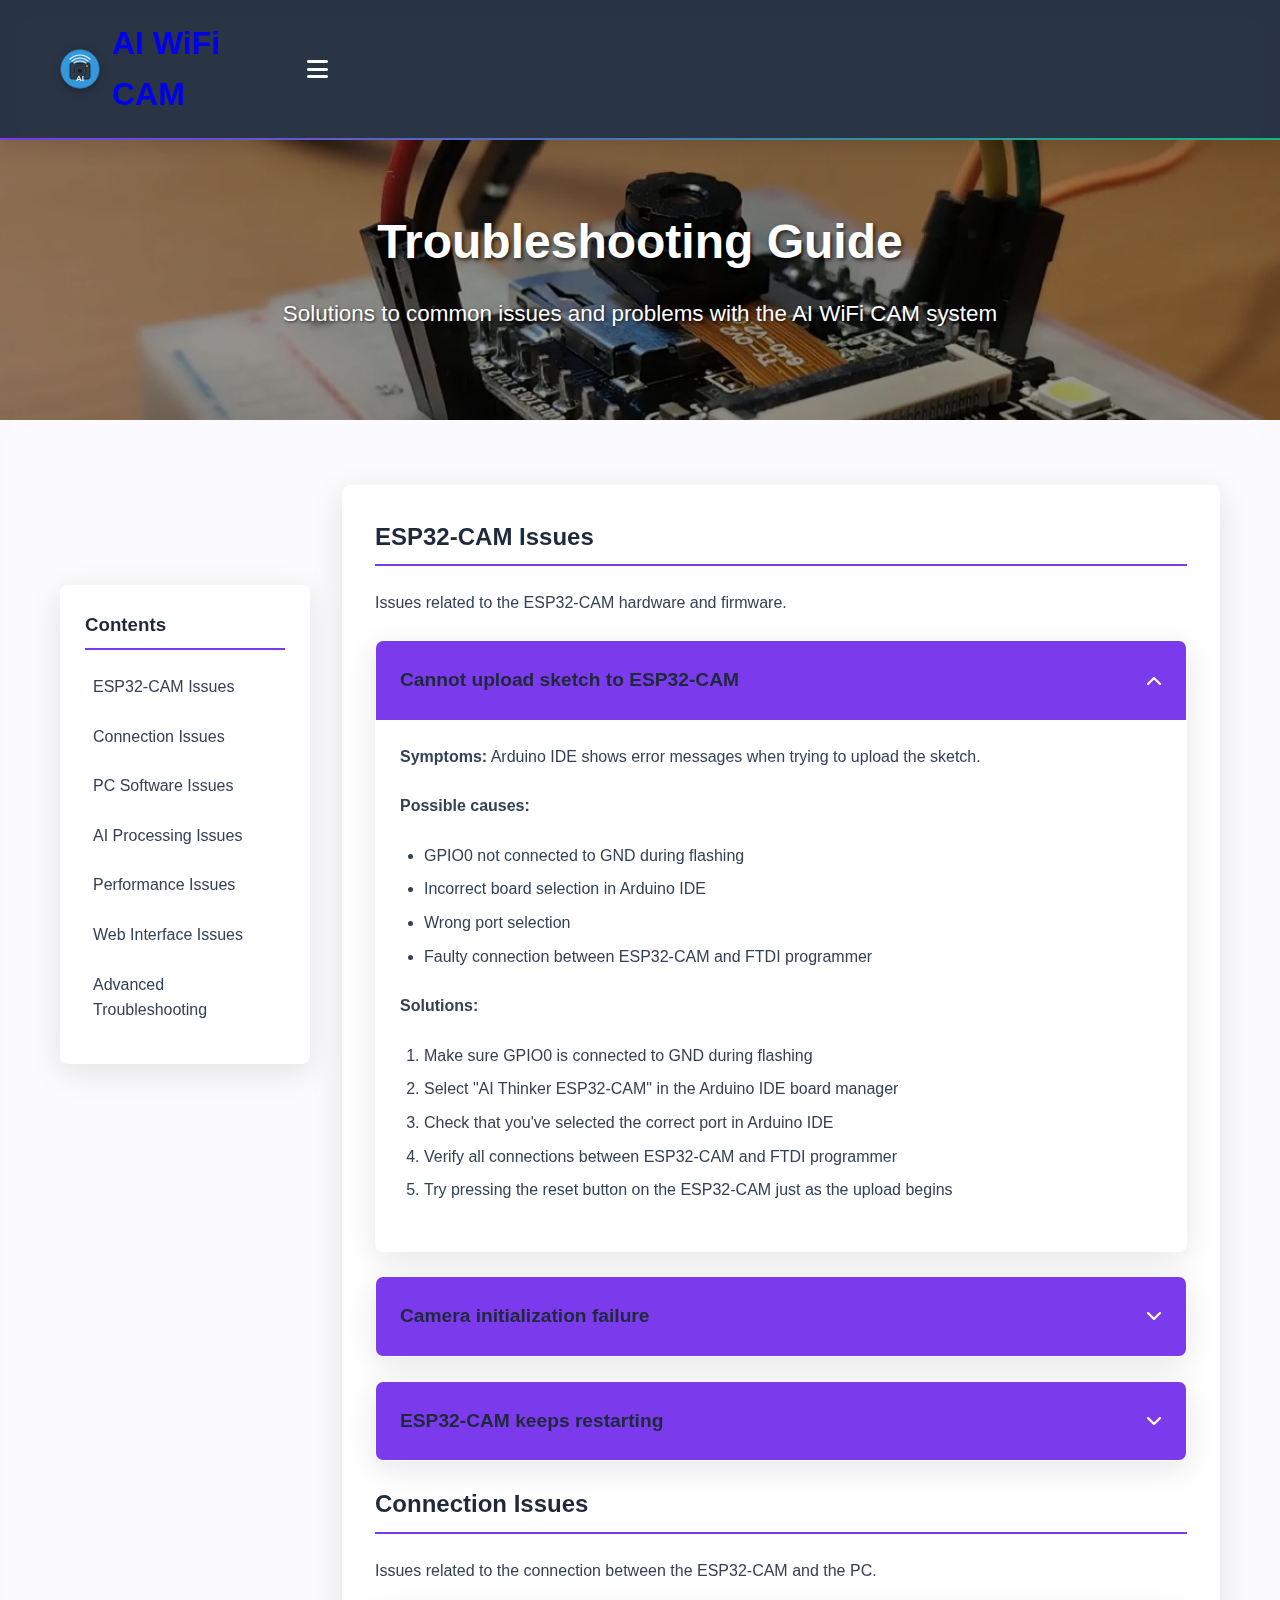
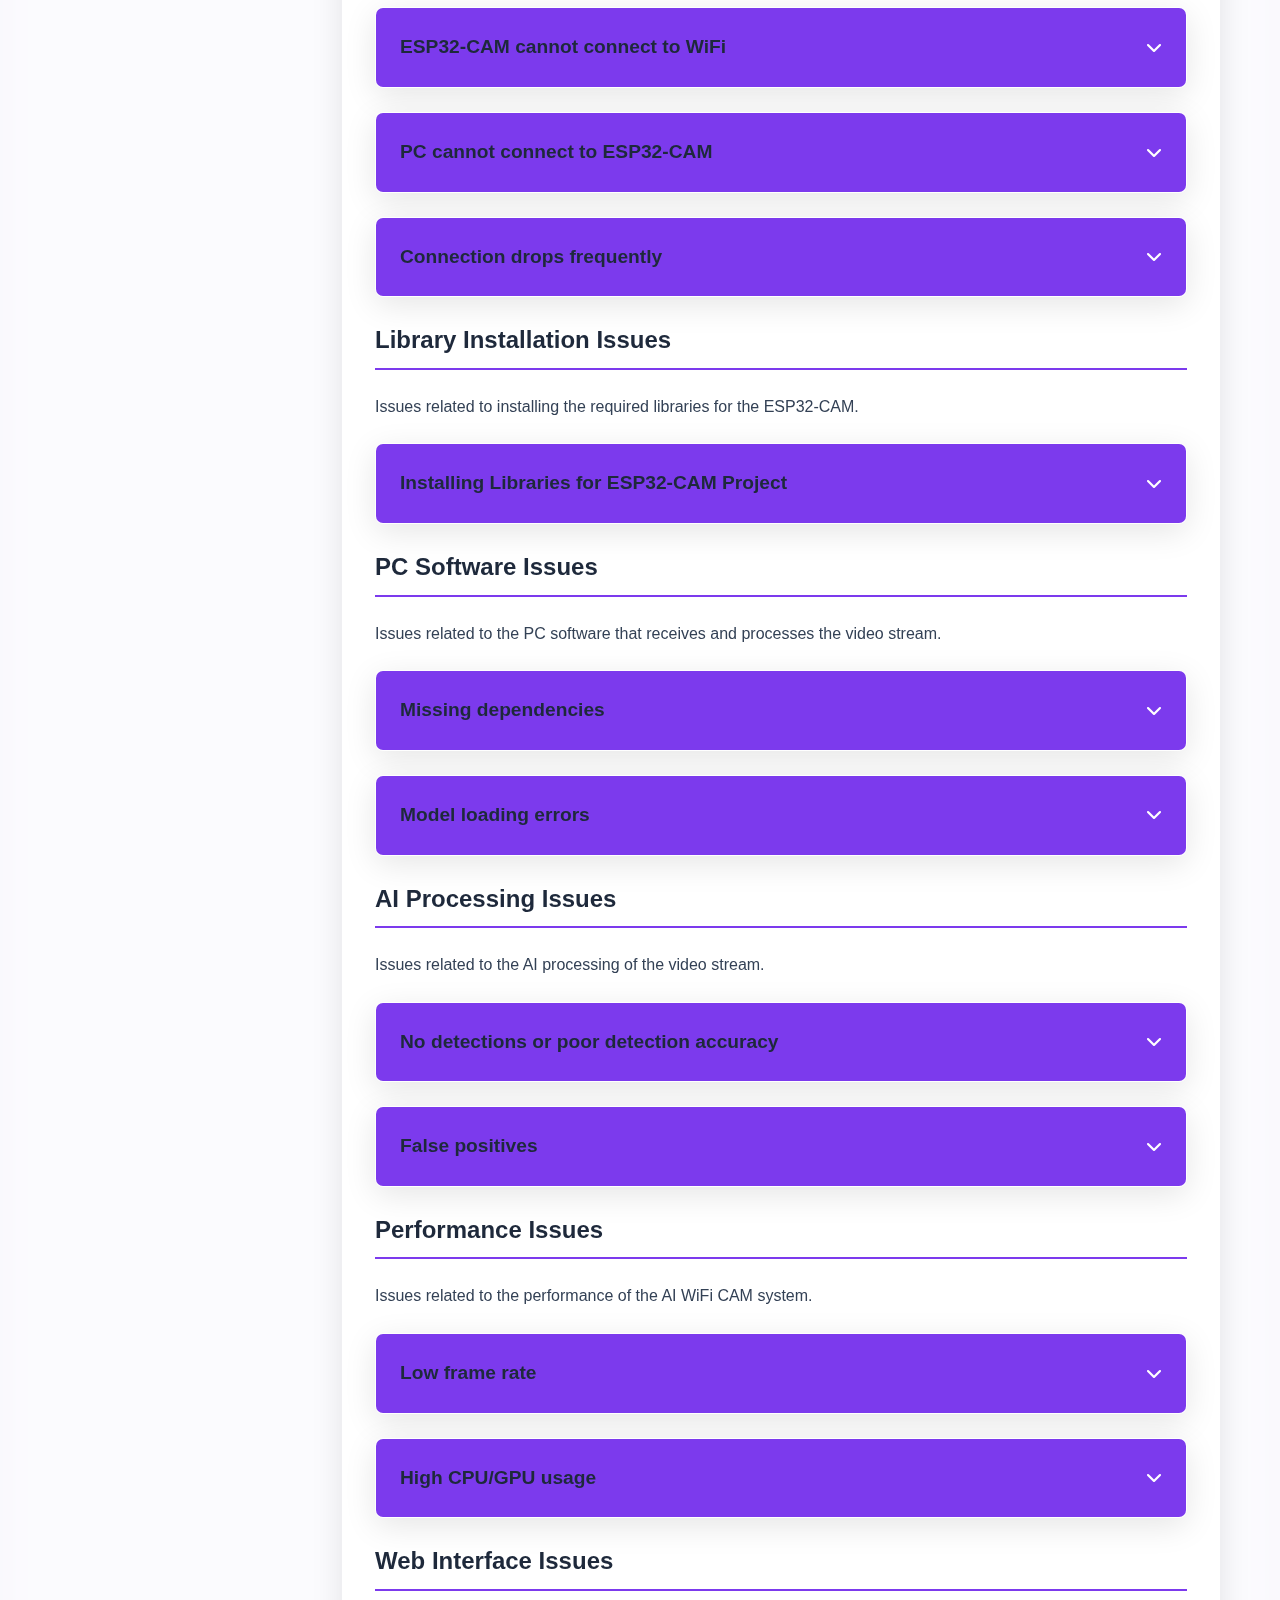
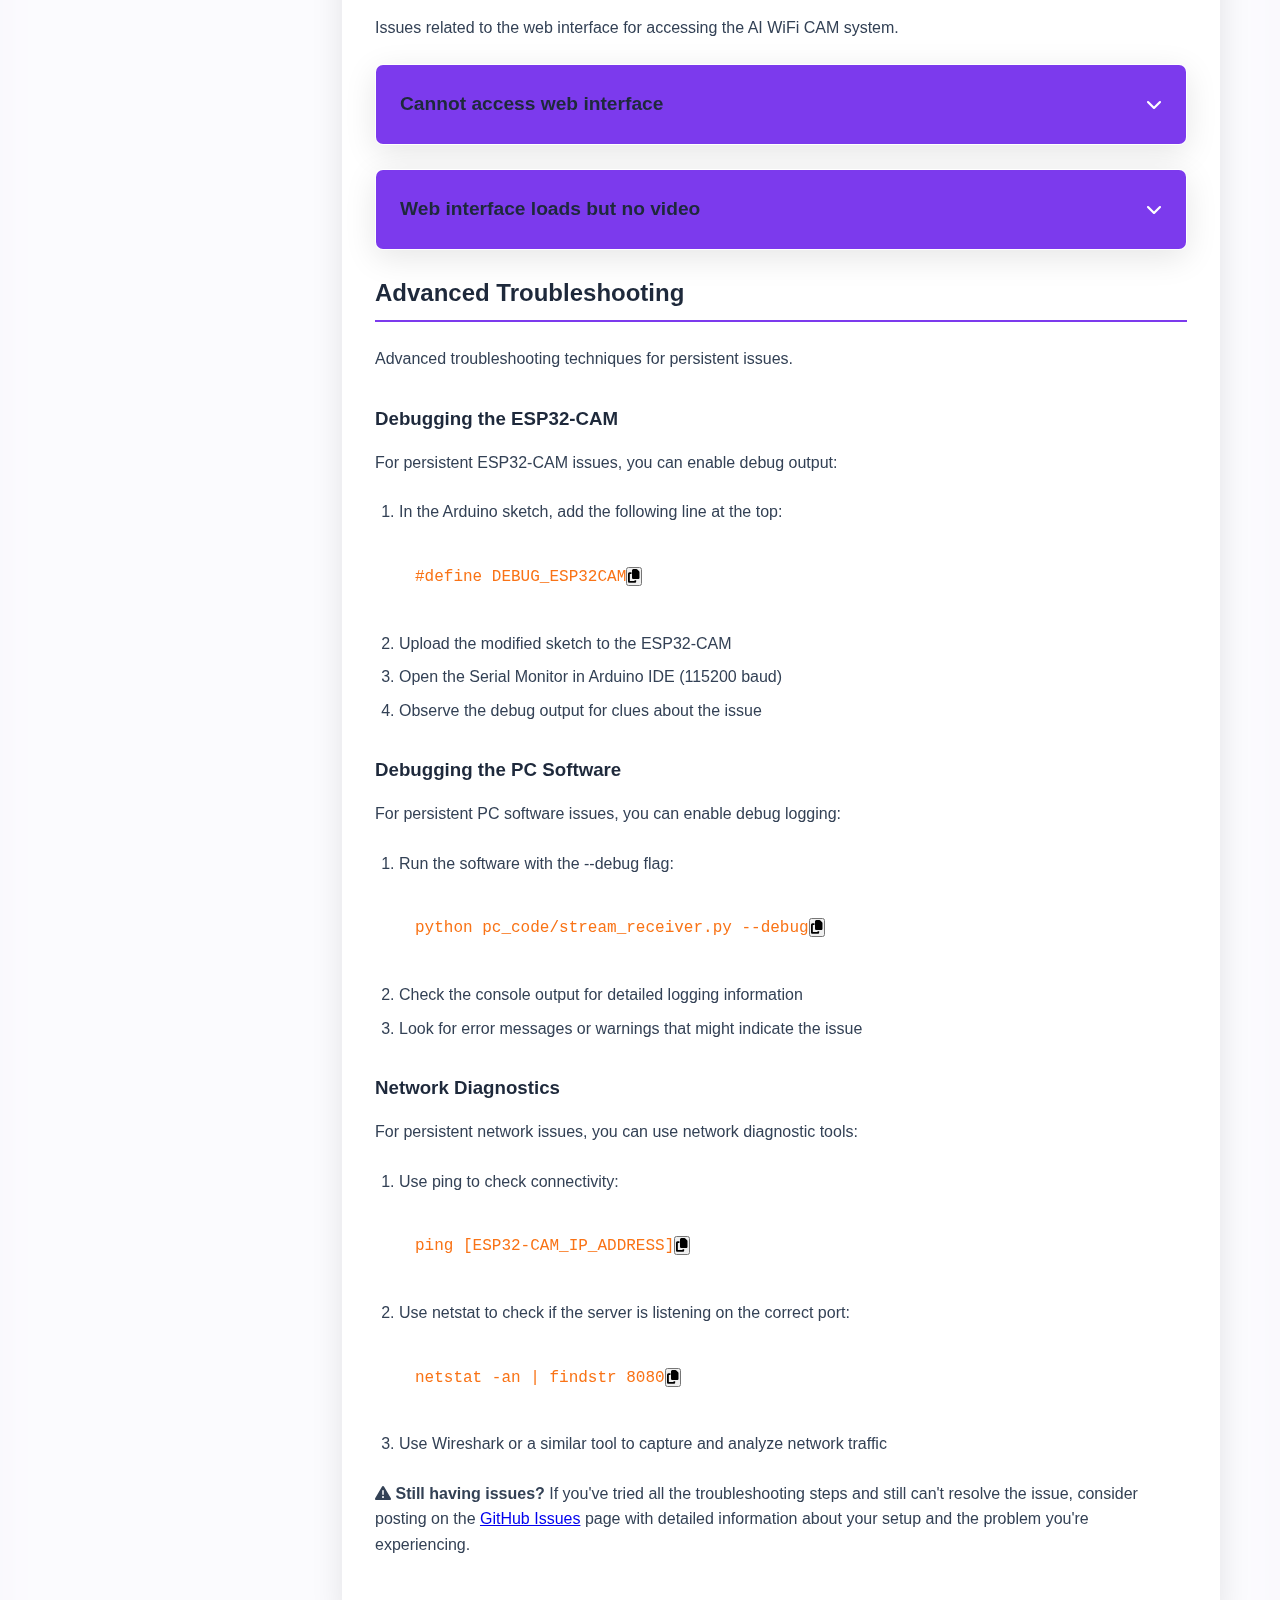
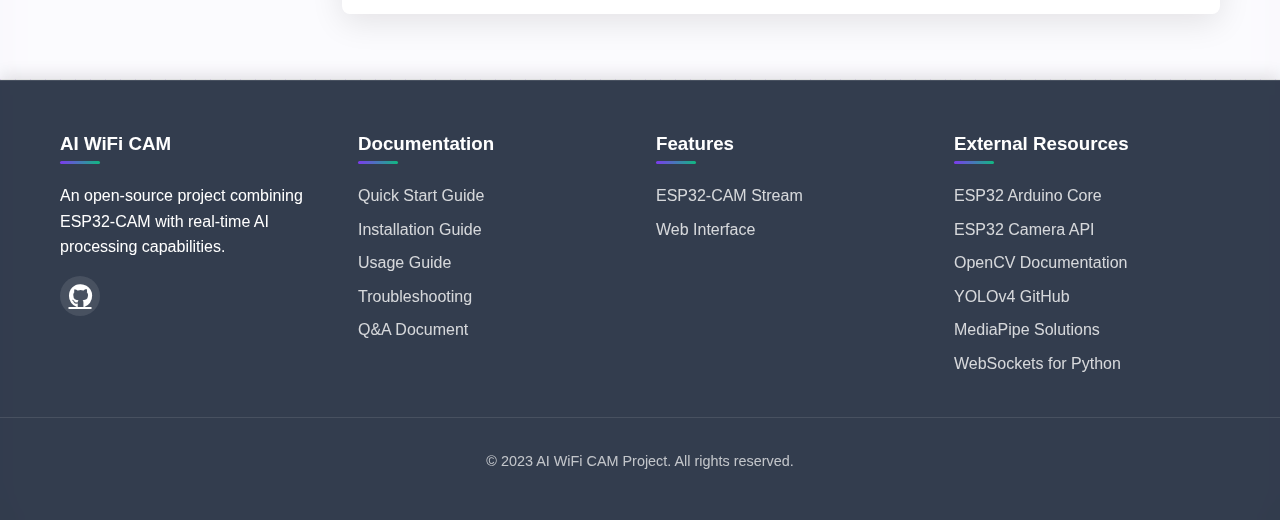
<file: docs/troubleshooting.html>
<!DOCTYPE html>
<html lang="en">
<head>
    <meta charset="UTF-8">
    <meta name="viewport" content="width=device-width, initial-scale=1.0">
    <title>Troubleshooting - AI WiFi CAM</title>
    <link rel="stylesheet" href="styles.css">
    <link rel="stylesheet" href="https://cdnjs.cloudflare.com/ajax/libs/font-awesome/6.4.0/css/all.min.css">
    <link rel="icon" href="favicon.svg?v=3" type="image/svg+xml">
    <link rel="alternate icon" href="favicon.ico" type="image/x-icon">
</head>
<body>
    <!-- Navigation Bar -->
    <nav class="navbar">
        <div class="container nav-container">
            <a href="index.html" class="logo">
                <img src="images/logo.svg" alt="AI WiFi CAM Logo" onerror="this.src='https://via.placeholder.com/40x40?text=AI';this.onerror=null;">
                <h1>AI WiFi CAM</h1>
            </a>
            <button class="mobile-toggle">
                <i class="fas fa-bars"></i>
            </button>
            <ul class="nav-links">
                <li><a href="index.html">Home</a></li>
                <li><a href="quick_start.html">Quick Start</a></li>
                <li><a href="installation.html">Installation</a></li>
                <li><a href="usage.html">Usage</a></li>
                <li><a href="troubleshooting.html" class="active">Troubleshooting</a></li>
                <li><a href="qa.html">Q&A</a></li>
                <li>
                    <a href="#" class="dropdown-toggle">
                        Features <i class="fas fa-chevron-down"></i>
                    </a>
                    <ul class="dropdown-menu">
                        <li><a href="esp32cam_stream.html">ESP32-CAM Stream</a></li>
                        <li><a href="web_interface.html">Web Interface</a></li>
                    </ul>
                </li>
            </ul>
            <button class="theme-toggle" title="Toggle dark/light mode">
                <i class="fas fa-moon"></i>
            </button>
        </div>
    </nav>

    <!-- Hero Section -->
    <section class="hero">
        <div class="container">
            <h1>Troubleshooting Guide</h1>
            <p>
                Solutions to common issues and problems with the AI WiFi CAM system
            </p>
        </div>
    </section>

    <!-- Documentation Section -->
    <section class="documentation">
        <div class="container">
            <div class="doc-container">
                <aside class="doc-sidebar">
                    <h3>Contents</h3>
                    <ul>
                        <li><a href="#esp32-issues">ESP32-CAM Issues</a></li>
                        <li><a href="#connection-issues">Connection Issues</a></li>
                        <li><a href="#software-issues">PC Software Issues</a></li>
                        <li><a href="#ai-issues">AI Processing Issues</a></li>
                        <li><a href="#performance-issues">Performance Issues</a></li>
                        <li><a href="#web-interface-issues">Web Interface Issues</a></li>
                        <li><a href="#advanced-troubleshooting">Advanced Troubleshooting</a></li>
                    </ul>
                </aside>

                <main class="doc-content">
                    <h2 id="esp32-issues">ESP32-CAM Issues</h2>
                    <p>
                        Issues related to the ESP32-CAM hardware and firmware.
                    </p>

                    <div class="faq-item active">
                        <div class="faq-question">
                            <h3>Cannot upload sketch to ESP32-CAM</h3>
                            <span class="faq-toggle"><i class="fas fa-chevron-down"></i></span>
                        </div>
                        <div class="faq-answer">
                            <p><strong>Symptoms:</strong> Arduino IDE shows error messages when trying to upload the sketch.</p>
                            <p><strong>Possible causes:</strong></p>
                            <ul>
                                <li>GPIO0 not connected to GND during flashing</li>
                                <li>Incorrect board selection in Arduino IDE</li>
                                <li>Wrong port selection</li>
                                <li>Faulty connection between ESP32-CAM and FTDI programmer</li>
                            </ul>
                            <p><strong>Solutions:</strong></p>
                            <ol>
                                <li>Make sure GPIO0 is connected to GND during flashing</li>
                                <li>Select "AI Thinker ESP32-CAM" in the Arduino IDE board manager</li>
                                <li>Check that you've selected the correct port in Arduino IDE</li>
                                <li>Verify all connections between ESP32-CAM and FTDI programmer</li>
                                <li>Try pressing the reset button on the ESP32-CAM just as the upload begins</li>
                            </ol>
                        </div>
                    </div>

                    <div class="faq-item">
                        <div class="faq-question">
                            <h3>Camera initialization failure</h3>
                            <span class="faq-toggle"><i class="fas fa-chevron-down"></i></span>
                        </div>
                        <div class="faq-answer">
                            <p><strong>Symptoms:</strong> Serial monitor shows "Camera initialization failed" or similar message.</p>
                            <p><strong>Possible causes:</strong></p>
                            <ul>
                                <li>Camera module not properly connected</li>
                                <li>Insufficient power supply</li>
                                <li>Faulty camera module</li>
                            </ul>
                            <p><strong>Solutions:</strong></p>
                            <ol>
                                <li>Check that the camera ribbon cable is properly seated in the connector</li>
                                <li>Use a stable 5V power supply capable of providing at least 500mA</li>
                                <li>Try power cycling the ESP32-CAM</li>
                                <li>If possible, try with a different camera module</li>
                            </ol>
                        </div>
                    </div>

                    <div class="faq-item">
                        <div class="faq-question">
                            <h3>ESP32-CAM keeps restarting</h3>
                            <span class="faq-toggle"><i class="fas fa-chevron-down"></i></span>
                        </div>
                        <div class="faq-answer">
                            <p><strong>Symptoms:</strong> ESP32-CAM continuously restarts or the blue LED keeps flashing.</p>
                            <p><strong>Possible causes:</strong></p>
                            <ul>
                                <li>Insufficient power supply</li>
                                <li>Memory leak in the firmware</li>
                                <li>Watchdog timer triggering due to long operations</li>
                            </ul>
                            <p><strong>Solutions:</strong></p>
                            <ol>
                                <li>Use a stable 5V power supply capable of providing at least 500mA</li>
                                <li>Update to the latest firmware</li>
                                <li>Reduce the camera resolution in the sketch</li>
                                <li>Add watchdog timer resets in the sketch at appropriate points</li>
                            </ol>
                        </div>
                    </div>

                    <h2 id="connection-issues">Connection Issues</h2>
                    <p>
                        Issues related to the connection between the ESP32-CAM and the PC.
                    </p>

                    <div class="faq-item">
                        <div class="faq-question">
                            <h3>ESP32-CAM cannot connect to WiFi</h3>
                            <span class="faq-toggle"><i class="fas fa-chevron-down"></i></span>
                        </div>
                        <div class="faq-answer">
                            <p><strong>Symptoms:</strong> Serial monitor shows "Failed to connect to WiFi" or similar message.</p>
                            <p><strong>Possible causes:</strong></p>
                            <ul>
                                <li>Incorrect WiFi credentials in the sketch</li>
                                <li>WiFi network not available or out of range</li>
                                <li>WiFi network using 5GHz band (ESP32 only supports 2.4GHz)</li>
                            </ul>
                            <p><strong>Solutions:</strong></p>
                            <ol>
                                <li>Double-check the WiFi SSID and password in the sketch</li>
                                <li>Make sure the ESP32-CAM is within range of the WiFi network</li>
                                <li>Ensure you're using a 2.4GHz WiFi network (not 5GHz)</li>
                                <li>Try a simpler WiFi password without special characters</li>
                            </ol>
                        </div>
                    </div>

                    <div class="faq-item">
                        <div class="faq-question">
                            <h3>PC cannot connect to ESP32-CAM</h3>
                            <span class="faq-toggle"><i class="fas fa-chevron-down"></i></span>
                        </div>
                        <div class="faq-answer">
                            <p><strong>Symptoms:</strong> The PC software shows "Waiting for connection" but never connects.</p>
                            <p><strong>Possible causes:</strong></p>
                            <ul>
                                <li>ESP32-CAM and PC not on the same network</li>
                                <li>Incorrect IP address in the ESP32-CAM sketch</li>
                                <li>Firewall blocking the connection</li>
                                <li>Network router blocking the connection</li>
                            </ul>
                            <p><strong>Solutions:</strong></p>
                            <ol>
                                <li>Ensure both the ESP32-CAM and PC are on the same WiFi network</li>
                                <li>Update the serverIP in the ESP32-CAM sketch to match your PC's IP address</li>
                                <li>Check your firewall settings and allow the connection</li>
                                <li>Try using a direct connection or a simpler network setup</li>
                            </ol>
                        </div>
                    </div>

                    <div class="faq-item">
                        <div class="faq-question">
                            <h3>Connection drops frequently</h3>
                            <span class="faq-toggle"><i class="fas fa-chevron-down"></i></span>
                        </div>
                        <div class="faq-answer">
                            <p><strong>Symptoms:</strong> The connection between ESP32-CAM and PC keeps dropping.</p>
                            <p><strong>Possible causes:</strong></p>
                            <ul>
                                <li>Weak WiFi signal</li>
                                <li>Network congestion</li>
                                <li>ESP32-CAM overheating</li>
                                <li>Power supply issues</li>
                            </ul>
                            <p><strong>Solutions:</strong></p>
                            <ol>
                                <li>Move the ESP32-CAM closer to the WiFi router</li>
                                <li>Reduce network congestion by disconnecting unused devices</li>
                                <li>Add a heat sink to the ESP32 chip or improve ventilation</li>
                                <li>Use a more stable power supply</li>
                                <li>Reduce the camera resolution to decrease bandwidth requirements</li>
                            </ol>
                        </div>
                    </div>

                    <h2 id="library-installation-issues">Library Installation Issues</h2>
                    <p>
                        Issues related to installing the required libraries for the ESP32-CAM.
                    </p>

                    <div class="faq-item">
                        <div class="faq-question">
                            <h3>Installing Libraries for ESP32-CAM Project</h3>
                            <span class="faq-toggle"><i class="fas fa-chevron-down"></i></span>
                        </div>
                        <div class="faq-answer">
                            <p>If you're having trouble installing the required libraries for the ESP32-CAM project, follow these detailed steps:</p>

                            <h4>1. Install the ESP32 Board Support Package</h4>
                            <ol>
                                <li>Open Arduino IDE</li>
                                <li>Go to <strong>File > Preferences</strong></li>
                                <li>In the "Additional Boards Manager URLs" field, add:
                                    <pre><code>https://raw.githubusercontent.com/espressif/arduino-esp32/gh-pages/package_esp32_index.json</code></pre>
                                </li>
                                <li>Click "OK"</li>
                                <li>Go to <strong>Tools > Board > Boards Manager</strong></li>
                                <li>Search for "esp32"</li>
                                <li>Install "ESP32 by Espressif Systems" (version 2.0.0 or newer)</li>
                            </ol>

                            <h4>2. Install the WebSockets Library</h4>
                            <ol>
                                <li>Go to <strong>Sketch > Include Library > Manage Libraries</strong></li>
                                <li>Search for "WebSockets"</li>
                                <li>Install "WebSockets by Markus Sattler" (version 2.3.0 or newer)</li>
                            </ol>

                            <h4>3. ESP32 Camera Library</h4>
                            <p>The ESP32 camera libraries (<code>esp_camera.h</code>, <code>img_converters.h</code>) are included in the ESP32 board support package you installed in step 1. You don't need to install them separately.</p>

                            <h4>4. Other Headers</h4>
                            <p>The other headers in the code:</p>
                            <ul>
                                <li><code>soc/soc.h</code></li>
                                <li><code>soc/rtc_cntl_reg.h</code></li>
                            </ul>
                            <p>These are also part of the ESP32 board support package and don't require separate installation.</p>

                            <h4>5. WiFi Library</h4>
                            <p>The WiFi library is included in the ESP32 board support package. No separate installation is needed.</p>

                            <h4>Troubleshooting Library Installation</h4>
                            <p>If you still encounter issues:</p>
                            <ul>
                                <li><strong>Library Not Found Errors</strong>:
                                    <ul>
                                        <li>Make sure you've installed the ESP32 board support package</li>
                                        <li>Check that you've selected an ESP32 board in <strong>Tools > Board</strong></li>
                                    </ul>
                                </li>
                                <li><strong>Compilation Errors</strong>:
                                    <ul>
                                        <li>Update the Arduino IDE to the latest version</li>
                                        <li>Update the ESP32 board support package to the latest version</li>
                                        <li>Update the WebSockets library to the latest version</li>
                                    </ul>
                                </li>
                                <li><strong>Upload Errors</strong>:
                                    <ul>
                                        <li>Make sure you've selected the correct port in <strong>Tools > Port</strong></li>
                                        <li>For ESP32-CAM, ensure GPIO0 is connected to GND during upload</li>
                                        <li>Press the reset button on the ESP32-CAM before uploading</li>
                                    </ul>
                                </li>
                            </ul>
                        </div>
                    </div>

                    <h2 id="software-issues">PC Software Issues</h2>
                    <p>
                        Issues related to the PC software that receives and processes the video stream.
                    </p>

                    <div class="faq-item">
                        <div class="faq-question">
                            <h3>Missing dependencies</h3>
                            <span class="faq-toggle"><i class="fas fa-chevron-down"></i></span>
                        </div>
                        <div class="faq-answer">
                            <p><strong>Symptoms:</strong> Error messages about missing modules or packages when running the software.</p>
                            <p><strong>Possible causes:</strong></p>
                            <ul>
                                <li>Dependencies not installed</li>
                                <li>Virtual environment not activated</li>
                                <li>Incompatible package versions</li>
                            </ul>
                            <p><strong>Solutions:</strong></p>
                            <ol>
                                <li>Make sure you've activated the virtual environment</li>
                                <li>Run <code>pip install -r requirements.txt</code> again</li>
                                <li>Check for error messages during installation and resolve them</li>
                                <li>Try installing problematic packages individually</li>
                            </ol>
                        </div>
                    </div>

                    <div class="faq-item">
                        <div class="faq-question">
                            <h3>Model loading errors</h3>
                            <span class="faq-toggle"><i class="fas fa-chevron-down"></i></span>
                        </div>
                        <div class="faq-answer">
                            <p><strong>Symptoms:</strong> Error messages about missing model files or failure to load models.</p>
                            <p><strong>Possible causes:</strong></p>
                            <ul>
                                <li>Model files not downloaded</li>
                                <li>Incorrect file paths</li>
                                <li>Corrupted model files</li>
                            </ul>
                            <p><strong>Solutions:</strong></p>
                            <ol>
                                <li>Run <code>python download_models.py</code> to download the model files</li>
                                <li>Check that the model files exist in the correct location</li>
                                <li>Delete the model files and download them again</li>
                                <li>Check for disk space issues</li>
                            </ol>
                        </div>
                    </div>

                    <h2 id="ai-issues">AI Processing Issues</h2>
                    <p>
                        Issues related to the AI processing of the video stream.
                    </p>

                    <div class="faq-item">
                        <div class="faq-question">
                            <h3>No detections or poor detection accuracy</h3>
                            <span class="faq-toggle"><i class="fas fa-chevron-down"></i></span>
                        </div>
                        <div class="faq-answer">
                            <p><strong>Symptoms:</strong> AI models don't detect objects or have poor accuracy.</p>
                            <p><strong>Possible causes:</strong></p>
                            <ul>
                                <li>Confidence threshold set too high</li>
                                <li>Poor lighting conditions</li>
                                <li>Objects too small in the frame</li>
                                <li>Camera not focused properly</li>
                            </ul>
                            <p><strong>Solutions:</strong></p>
                            <ol>
                                <li>Lower the confidence threshold (try 0.3 or 0.4)</li>
                                <li>Improve lighting conditions</li>
                                <li>Move the camera closer to the objects of interest</li>
                                <li>Adjust the camera focus</li>
                                <li>Try a different AI model that might be better suited for your use case</li>
                            </ol>
                        </div>
                    </div>

                    <div class="faq-item">
                        <div class="faq-question">
                            <h3>False positives</h3>
                            <span class="faq-toggle"><i class="fas fa-chevron-down"></i></span>
                        </div>
                        <div class="faq-answer">
                            <p><strong>Symptoms:</strong> AI models detect objects that aren't actually there.</p>
                            <p><strong>Possible causes:</strong></p>
                            <ul>
                                <li>Confidence threshold set too low</li>
                                <li>Patterns in the background resembling objects</li>
                                <li>Reflections or shadows</li>
                            </ul>
                            <p><strong>Solutions:</strong></p>
                            <ol>
                                <li>Increase the confidence threshold (try 0.6 or 0.7)</li>
                                <li>Simplify the background if possible</li>
                                <li>Adjust lighting to reduce shadows and reflections</li>
                                <li>Try a different AI model that might be more accurate for your use case</li>
                            </ol>
                        </div>
                    </div>

                    <h2 id="performance-issues">Performance Issues</h2>
                    <p>
                        Issues related to the performance of the AI WiFi CAM system.
                    </p>

                    <div class="faq-item">
                        <div class="faq-question">
                            <h3>Low frame rate</h3>
                            <span class="faq-toggle"><i class="fas fa-chevron-down"></i></span>
                        </div>
                        <div class="faq-answer">
                            <p><strong>Symptoms:</strong> Video stream is choppy or has a very low frame rate.</p>
                            <p><strong>Possible causes:</strong></p>
                            <ul>
                                <li>High resolution setting</li>
                                <li>Slow network connection</li>
                                <li>CPU/GPU limitations</li>
                                <li>Too many AI models running simultaneously</li>
                            </ul>
                            <p><strong>Solutions:</strong></p>
                            <ol>
                                <li>Reduce the camera resolution</li>
                                <li>Improve network conditions or use a wired connection</li>
                                <li>Use a PC with a more powerful CPU or GPU</li>
                                <li>Run only one AI model at a time</li>
                                <li>Use a lighter AI model (e.g., MediaPipe instead of YOLOv4)</li>
                            </ol>
                        </div>
                    </div>

                    <div class="faq-item">
                        <div class="faq-question">
                            <h3>High CPU/GPU usage</h3>
                            <span class="faq-toggle"><i class="fas fa-chevron-down"></i></span>
                        </div>
                        <div class="faq-answer">
                            <p><strong>Symptoms:</strong> PC becomes slow or unresponsive when running the AI WiFi CAM software.</p>
                            <p><strong>Possible causes:</strong></p>
                            <ul>
                                <li>Computationally intensive AI models</li>
                                <li>High resolution video processing</li>
                                <li>Multiple instances of the software running</li>
                                <li>Other resource-intensive applications running simultaneously</li>
                            </ul>
                            <p><strong>Solutions:</strong></p>
                            <ol>
                                <li>Use a lighter AI model</li>
                                <li>Reduce the camera resolution</li>
                                <li>Close other applications to free up resources</li>
                                <li>Upgrade your PC's hardware (more RAM, better CPU/GPU)</li>
                                <li>Enable GPU acceleration if available</li>
                            </ol>
                        </div>
                    </div>

                    <h2 id="web-interface-issues">Web Interface Issues</h2>
                    <p>
                        Issues related to the web interface for accessing the AI WiFi CAM system.
                    </p>

                    <div class="faq-item">
                        <div class="faq-question">
                            <h3>Cannot access web interface</h3>
                            <span class="faq-toggle"><i class="fas fa-chevron-down"></i></span>
                        </div>
                        <div class="faq-answer">
                            <p><strong>Symptoms:</strong> Browser shows "Connection refused" or similar error when trying to access the web interface.</p>
                            <p><strong>Possible causes:</strong></p>
                            <ul>
                                <li>Server not running</li>
                                <li>Incorrect IP address or port</li>
                                <li>Firewall blocking the connection</li>
                                <li>Browser issues</li>
                            </ul>
                            <p><strong>Solutions:</strong></p>
                            <ol>
                                <li>Make sure the server is running</li>
                                <li>Verify you're using the correct IP address and port</li>
                                <li>Check firewall settings and allow the connection</li>
                                <li>Try a different browser</li>
                                <li>Try accessing from the same PC using localhost:8080</li>
                            </ol>
                        </div>
                    </div>

                    <div class="faq-item">
                        <div class="faq-question">
                            <h3>Web interface loads but no video</h3>
                            <span class="faq-toggle"><i class="fas fa-chevron-down"></i></span>
                        </div>
                        <div class="faq-answer">
                            <p><strong>Symptoms:</strong> Web interface loads but the video stream doesn't appear.</p>
                            <p><strong>Possible causes:</strong></p>
                            <ul>
                                <li>ESP32-CAM not connected</li>
                                <li>WebSocket connection issues</li>
                                <li>Browser compatibility issues</li>
                                <li>JavaScript errors</li>
                            </ul>
                            <p><strong>Solutions:</strong></p>
                            <ol>
                                <li>Make sure the ESP32-CAM is connected and streaming</li>
                                <li>Check the browser console for errors</li>
                                <li>Try a different browser (Chrome or Firefox recommended)</li>
                                <li>Disable browser extensions that might be blocking WebSockets</li>
                                <li>Refresh the page or clear browser cache</li>
                            </ol>
                        </div>
                    </div>

                    <h2 id="advanced-troubleshooting">Advanced Troubleshooting</h2>
                    <p>
                        Advanced troubleshooting techniques for persistent issues.
                    </p>

                    <h3>Debugging the ESP32-CAM</h3>
                    <p>
                        For persistent ESP32-CAM issues, you can enable debug output:
                    </p>
                    <ol>
                        <li>In the Arduino sketch, add the following line at the top:
                            <pre><code>#define DEBUG_ESP32CAM</code></pre>
                        </li>
                        <li>Upload the modified sketch to the ESP32-CAM</li>
                        <li>Open the Serial Monitor in Arduino IDE (115200 baud)</li>
                        <li>Observe the debug output for clues about the issue</li>
                    </ol>

                    <h3>Debugging the PC Software</h3>
                    <p>
                        For persistent PC software issues, you can enable debug logging:
                    </p>
                    <ol>
                        <li>Run the software with the --debug flag:
                            <pre><code>python pc_code/stream_receiver.py --debug</code></pre>
                        </li>
                        <li>Check the console output for detailed logging information</li>
                        <li>Look for error messages or warnings that might indicate the issue</li>
                    </ol>

                    <h3>Network Diagnostics</h3>
                    <p>
                        For persistent network issues, you can use network diagnostic tools:
                    </p>
                    <ol>
                        <li>Use ping to check connectivity:
                            <pre><code>ping [ESP32-CAM_IP_ADDRESS]</code></pre>
                        </li>
                        <li>Use netstat to check if the server is listening on the correct port:
                            <pre><code>netstat -an | findstr 8080</code></pre>
                        </li>
                        <li>Use Wireshark or a similar tool to capture and analyze network traffic</li>
                    </ol>

                    <div class="highlight">
                        <p><i class="fas fa-exclamation-triangle"></i> <strong>Still having issues?</strong> If you've tried all the troubleshooting steps and still can't resolve the issue, consider posting on the <a href="https://github.com/bobbyiscool123/AI-WIFI-CAM/issues">GitHub Issues</a> page with detailed information about your setup and the problem you're experiencing.</p>
                    </div>
                </main>
            </div>
        </div>
    </section>

    <!-- Footer -->
    <footer>
        <div class="container footer-container">
            <div class="footer-section">
                <h3>AI WiFi CAM</h3>
                <p>An open-source project combining ESP32-CAM with real-time AI processing capabilities.</p>
                <div class="social-links">
                    <a href="https://github.com/bobbyiscool123/AI-WIFI-CAM" title="GitHub Repository">
                        <i class="fab fa-github"></i>
                    </a>
                </div>
            </div>
            <div class="footer-section">
                <h3>Documentation</h3>
                <ul class="footer-links">
                    <li><a href="quick_start.html">Quick Start Guide</a></li>
                    <li><a href="installation.html">Installation Guide</a></li>
                    <li><a href="usage.html">Usage Guide</a></li>
                    <li><a href="troubleshooting.html">Troubleshooting</a></li>
                    <li><a href="qa.html">Q&A Document</a></li>
                </ul>
            </div>
            <div class="footer-section">
                <h3>Features</h3>
                <ul class="footer-links">
                    <li><a href="esp32cam_stream.html">ESP32-CAM Stream</a></li>
                    <li><a href="web_interface.html">Web Interface</a></li>
                </ul>
            </div>
            <div class="footer-section">
                <h3>External Resources</h3>
                <ul class="footer-links">
                    <li><a href="https://github.com/espressif/arduino-esp32">ESP32 Arduino Core</a></li>
                    <li><a href="https://docs.espressif.com/projects/esp-idf/en/latest/esp32/api-reference/peripherals/camera.html">ESP32 Camera API</a></li>
                    <li><a href="https://opencv.org/documentation/">OpenCV Documentation</a></li>
                    <li><a href="https://github.com/AlexeyAB/darknet">YOLOv4 GitHub</a></li>
                    <li><a href="https://developers.google.com/mediapipe/solutions">MediaPipe Solutions</a></li>
                    <li><a href="https://websockets.readthedocs.io/">WebSockets for Python</a></li>
                </ul>
            </div>
        </div>
        <div class="footer-bottom">
            <p>&copy; 2023 AI WiFi CAM Project. All rights reserved.</p>
        </div>
    </footer>

    <script src="script.js"></script>
</body>
</html>
</file>
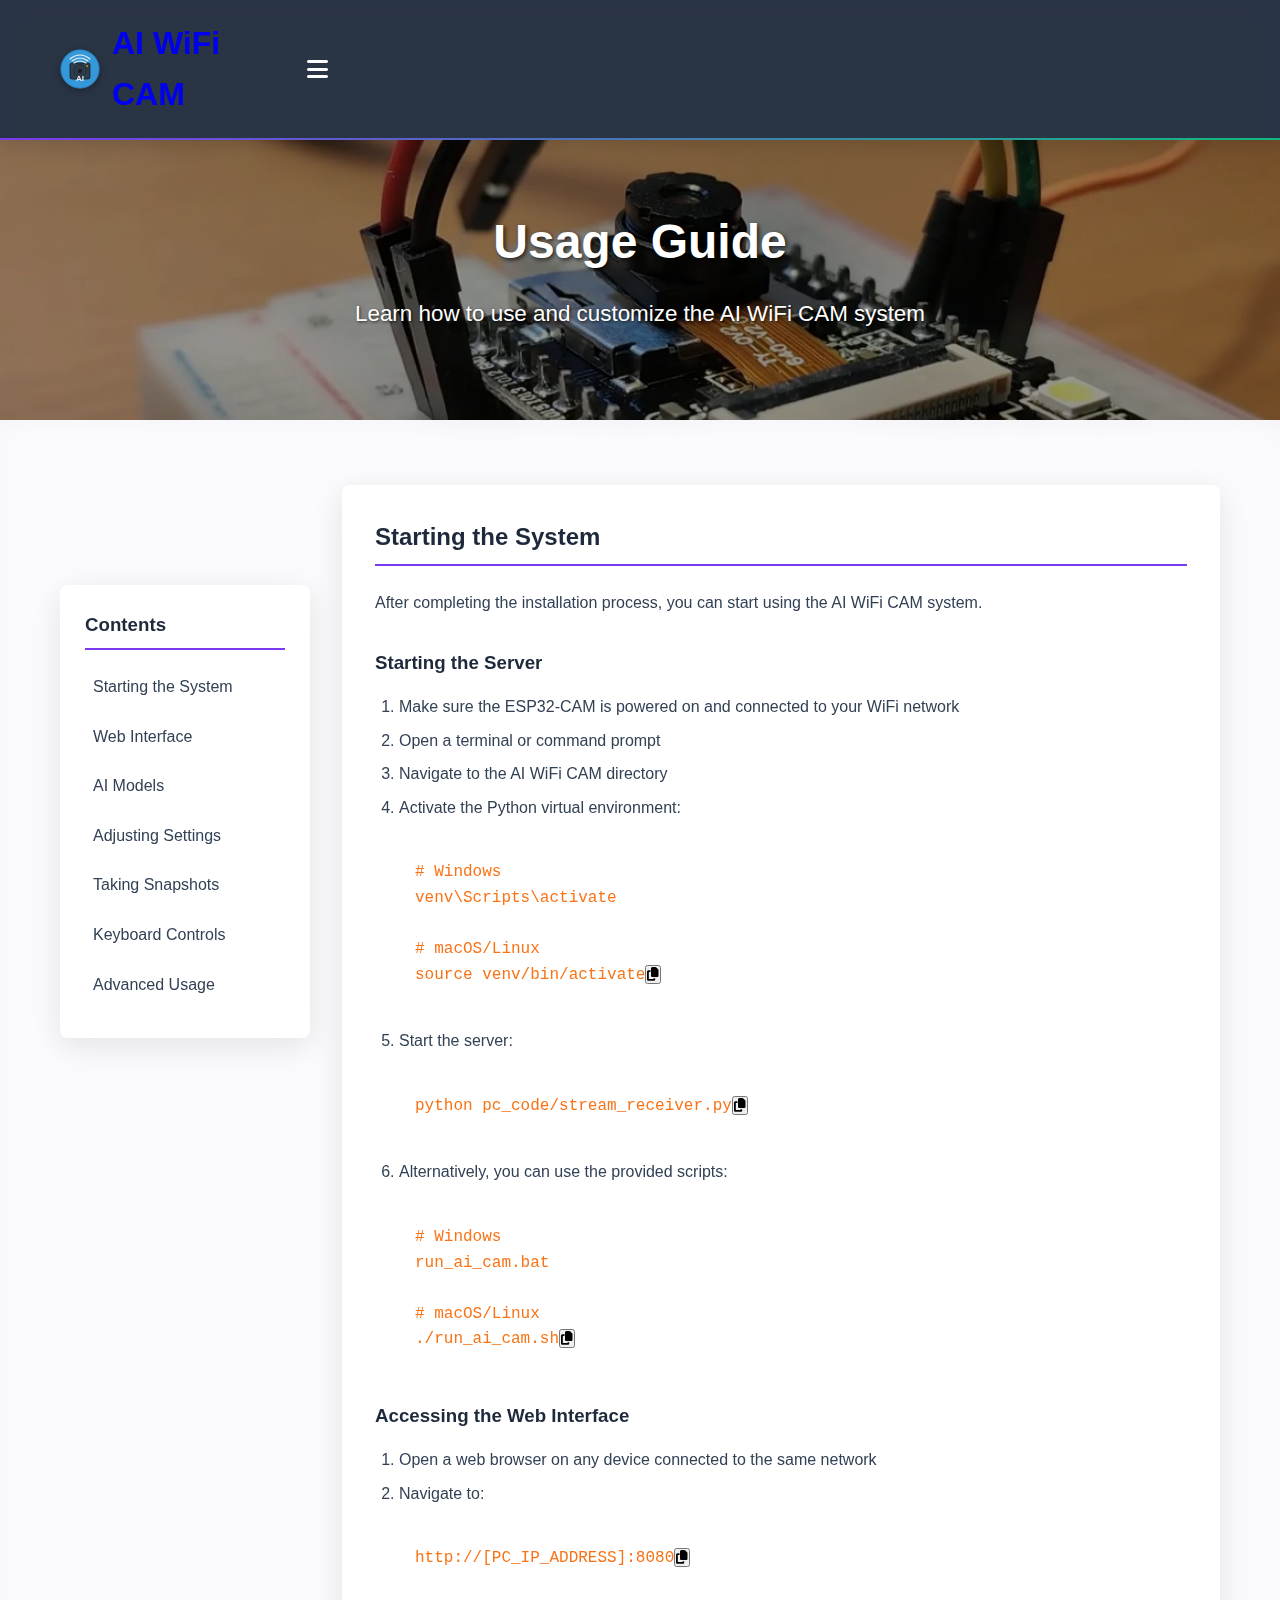
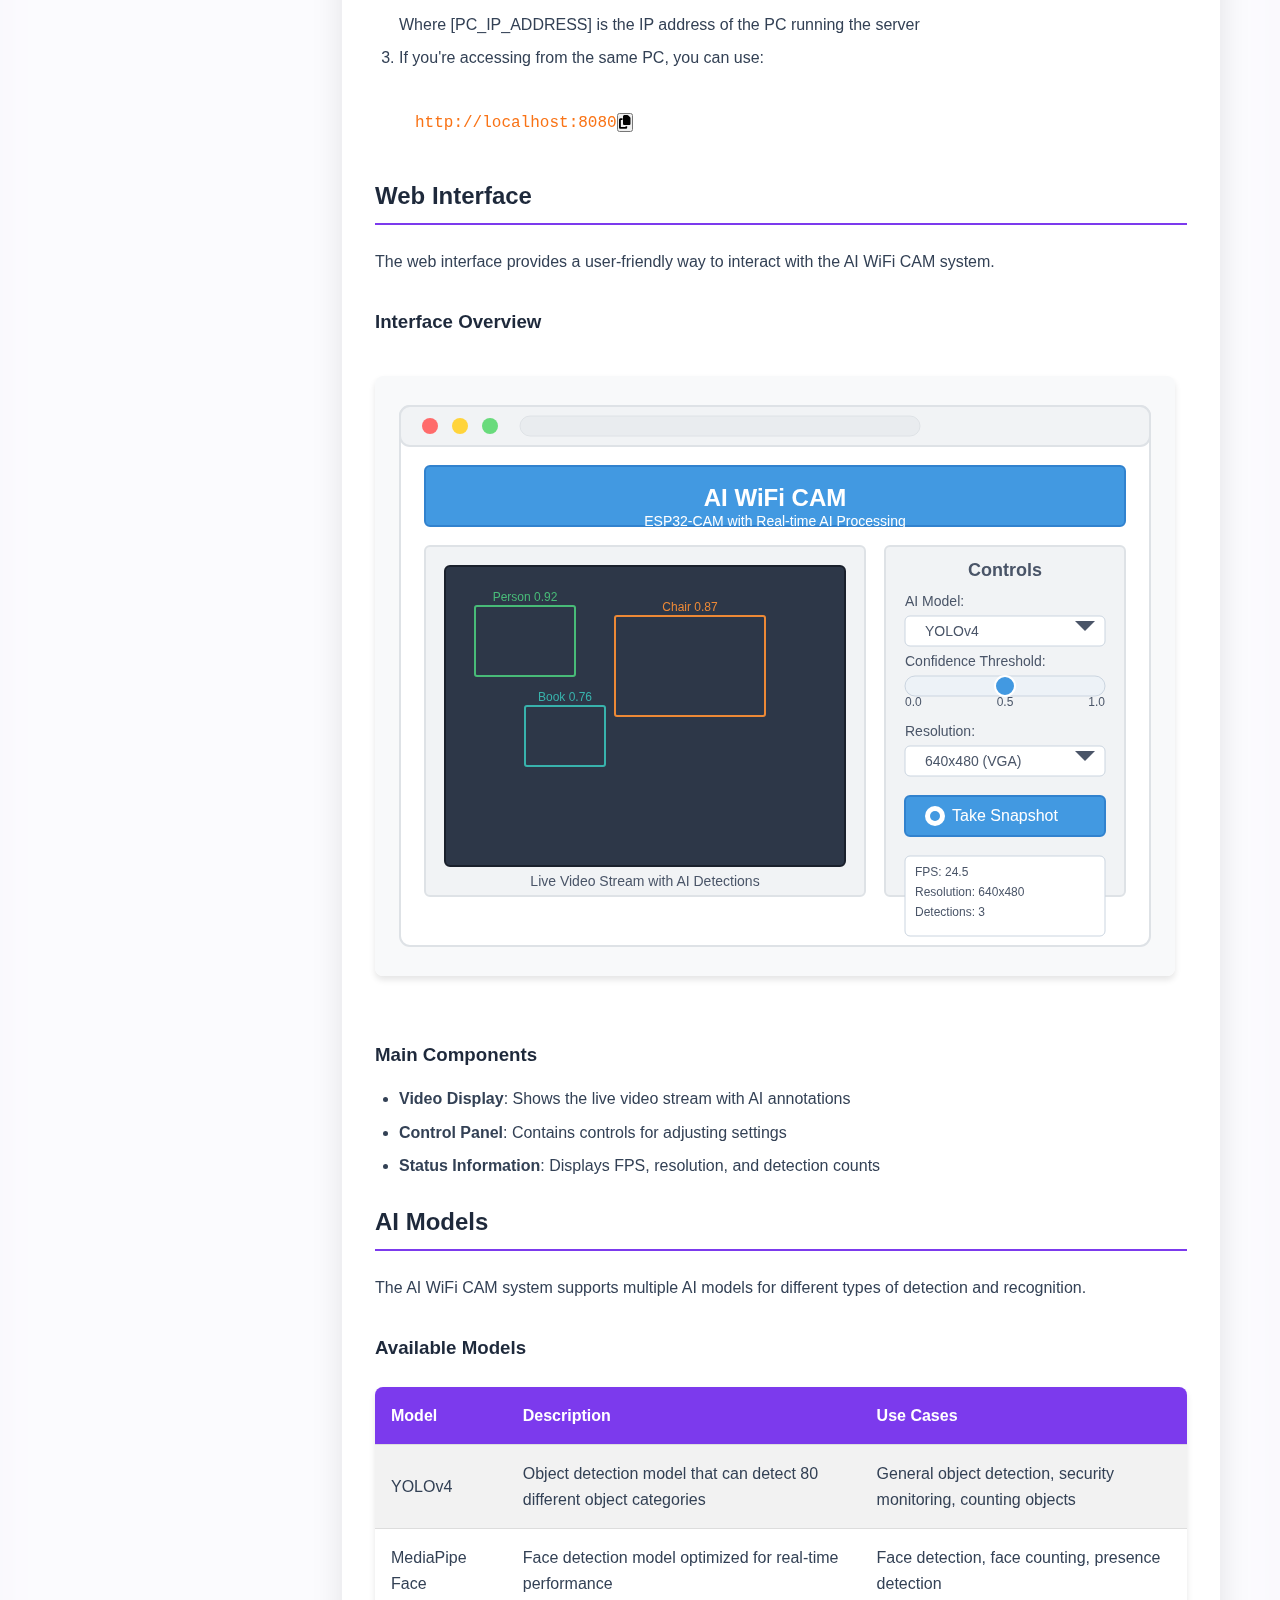
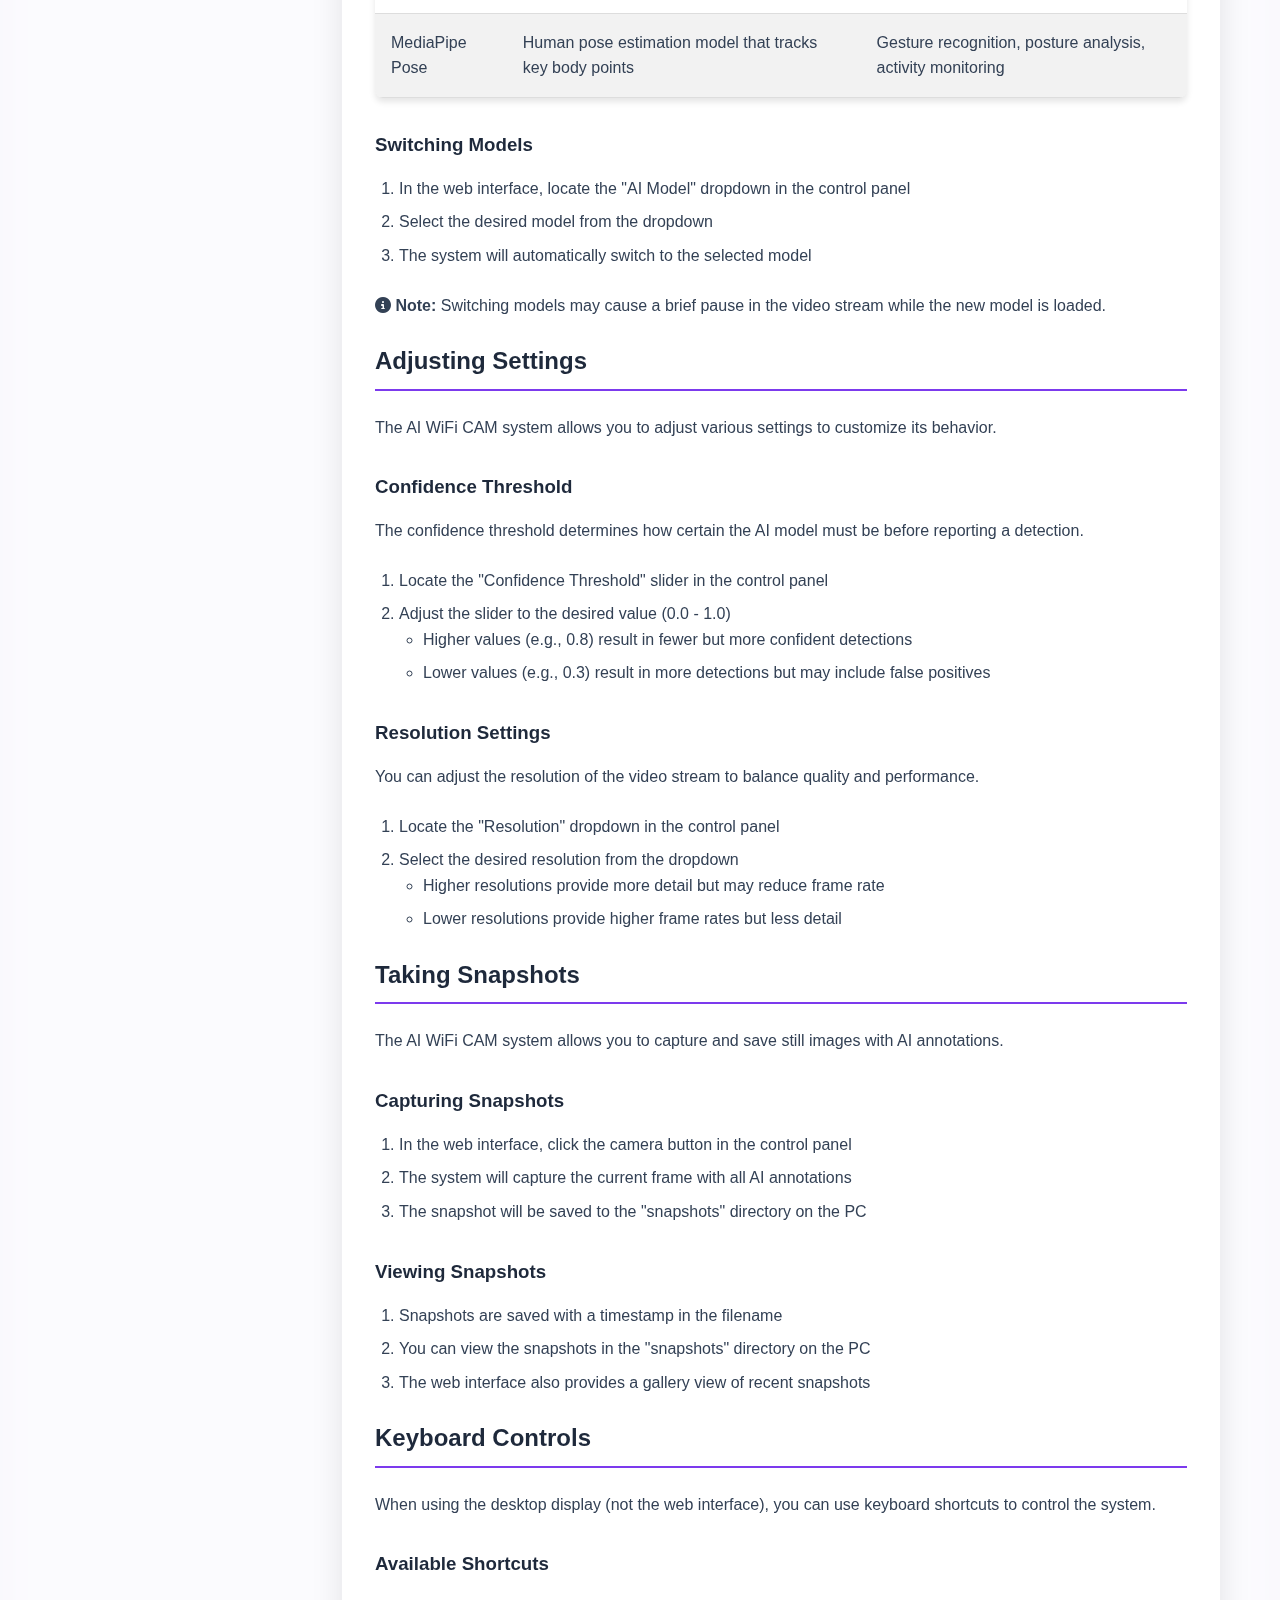
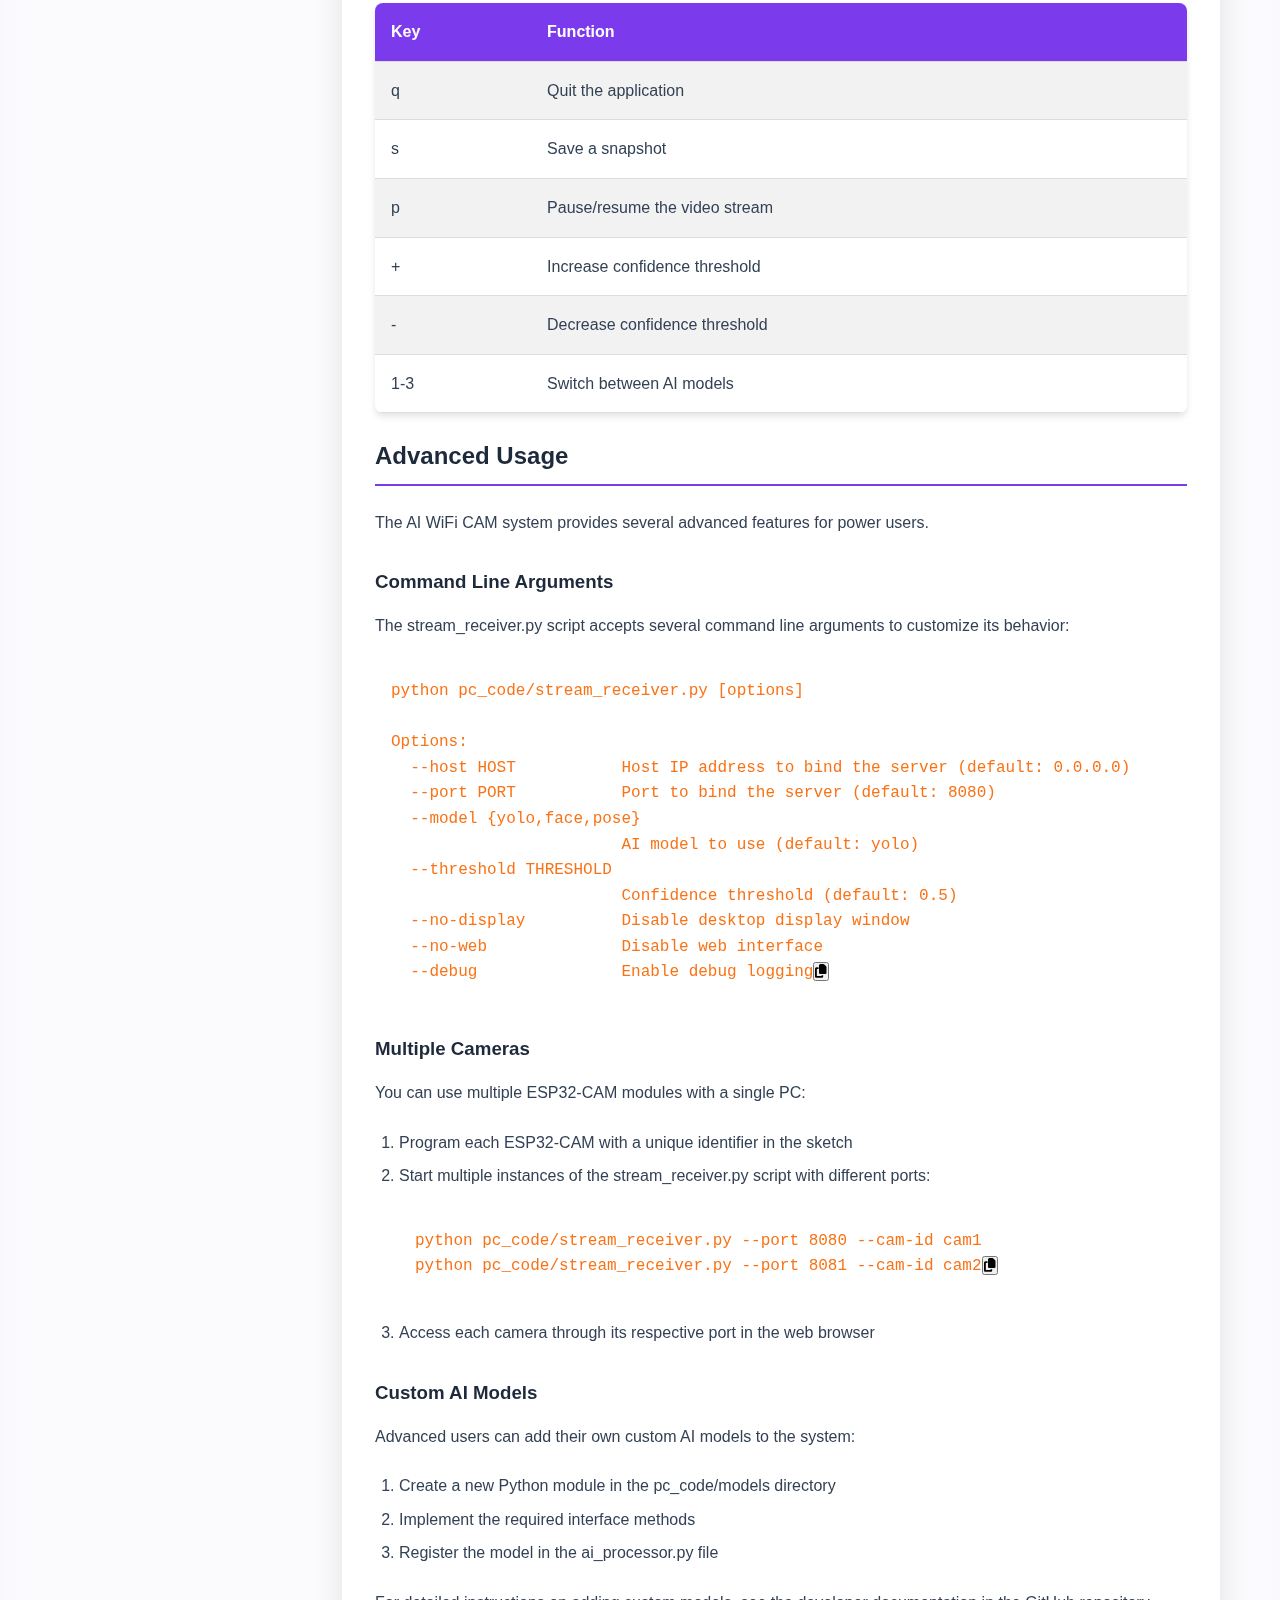
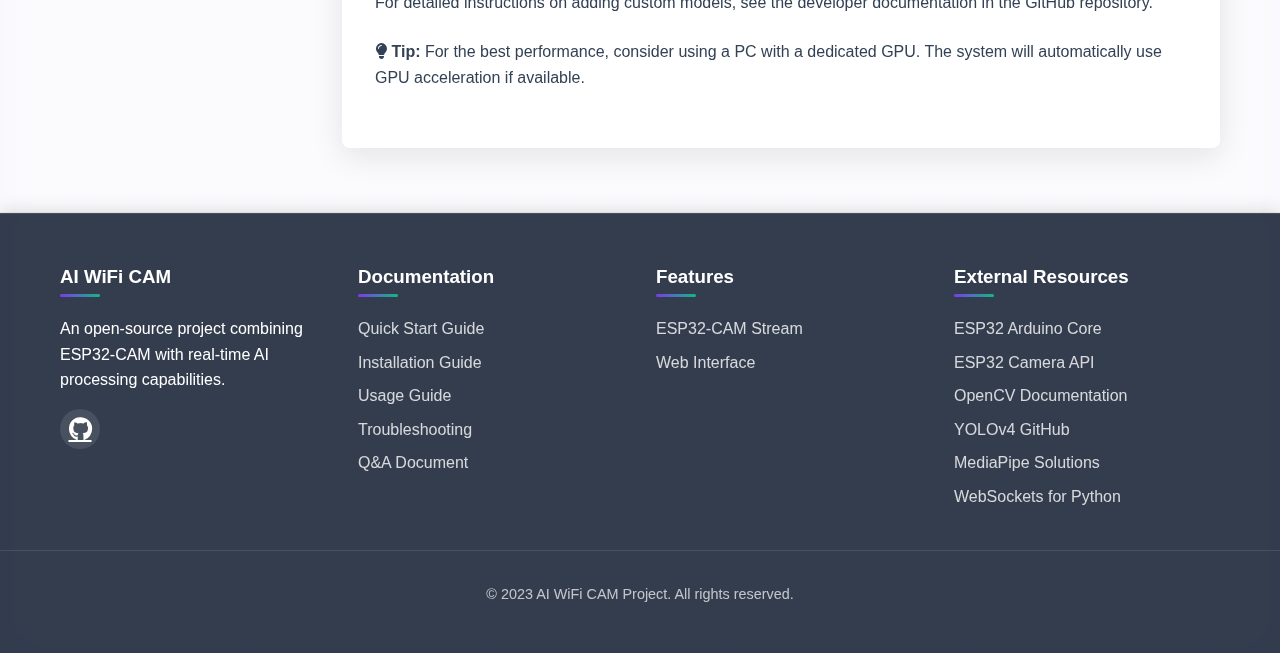
<file: docs/usage.html>
<!DOCTYPE html>
<html lang="en">
<head>
    <meta charset="UTF-8">
    <meta name="viewport" content="width=device-width, initial-scale=1.0">
    <title>Usage Guide - AI WiFi CAM</title>
    <link rel="stylesheet" href="styles.css">
    <link rel="stylesheet" href="https://cdnjs.cloudflare.com/ajax/libs/font-awesome/6.4.0/css/all.min.css">
</head>
<body>
    <!-- Navigation Bar -->
    <nav class="navbar">
        <div class="container nav-container">
            <a href="index.html" class="logo">
                <img src="images/logo.svg" alt="AI WiFi CAM Logo" onerror="this.src='https://via.placeholder.com/40x40?text=AI';this.onerror=null;">
                <h1>AI WiFi CAM</h1>
            </a>
            <button class="mobile-toggle">
                <i class="fas fa-bars"></i>
            </button>
            <ul class="nav-links">
                <li><a href="index.html">Home</a></li>
                <li><a href="quick_start.html">Quick Start</a></li>
                <li><a href="installation.html">Installation</a></li>
                <li><a href="usage.html" class="active">Usage</a></li>
                <li><a href="troubleshooting.html">Troubleshooting</a></li>
                <li><a href="qa.html">Q&A</a></li>
                <li>
                    <a href="#" class="dropdown-toggle">
                        Features <i class="fas fa-chevron-down"></i>
                    </a>
                    <ul class="dropdown-menu">
                        <li><a href="esp32cam_stream.html">ESP32-CAM Stream</a></li>
                        <li><a href="web_interface.html">Web Interface</a></li>
                    </ul>
                </li>
            </ul>
            <button class="theme-toggle" title="Toggle dark/light mode">
                <i class="fas fa-moon"></i>
            </button>
        </div>
    </nav>

    <!-- Hero Section -->
    <section class="hero">
        <div class="container">
            <h1>Usage Guide</h1>
            <p>
                Learn how to use and customize the AI WiFi CAM system
            </p>
        </div>
    </section>

    <!-- Documentation Section -->
    <section class="documentation">
        <div class="container">
            <div class="doc-container">
                <aside class="doc-sidebar">
                    <h3>Contents</h3>
                    <ul>
                        <li><a href="#starting">Starting the System</a></li>
                        <li><a href="#web-interface">Web Interface</a></li>
                        <li><a href="#ai-models">AI Models</a></li>
                        <li><a href="#settings">Adjusting Settings</a></li>
                        <li><a href="#snapshots">Taking Snapshots</a></li>
                        <li><a href="#keyboard">Keyboard Controls</a></li>
                        <li><a href="#advanced">Advanced Usage</a></li>
                    </ul>
                </aside>

                <main class="doc-content">
                    <h2 id="starting">Starting the System</h2>
                    <p>
                        After completing the installation process, you can start using the AI WiFi CAM system.
                    </p>

                    <h3>Starting the Server</h3>
                    <ol>
                        <li>Make sure the ESP32-CAM is powered on and connected to your WiFi network</li>
                        <li>Open a terminal or command prompt</li>
                        <li>Navigate to the AI WiFi CAM directory</li>
                        <li>Activate the Python virtual environment:
                            <pre><code># Windows
venv\Scripts\activate

# macOS/Linux
source venv/bin/activate</code></pre>
                        </li>
                        <li>Start the server:
                            <pre><code>python pc_code/stream_receiver.py</code></pre>
                        </li>
                        <li>Alternatively, you can use the provided scripts:
                            <pre><code># Windows
run_ai_cam.bat

# macOS/Linux
./run_ai_cam.sh</code></pre>
                        </li>
                    </ol>

                    <h3>Accessing the Web Interface</h3>
                    <ol>
                        <li>Open a web browser on any device connected to the same network</li>
                        <li>Navigate to:
                            <pre><code>http://[PC_IP_ADDRESS]:8080</code></pre>
                            Where [PC_IP_ADDRESS] is the IP address of the PC running the server
                        </li>
                        <li>If you're accessing from the same PC, you can use:
                            <pre><code>http://localhost:8080</code></pre>
                        </li>
                    </ol>

                    <h2 id="web-interface">Web Interface</h2>
                    <p>
                        The web interface provides a user-friendly way to interact with the AI WiFi CAM system.
                    </p>

                    <h3>Interface Overview</h3>
                    <img src="images/web_interface.svg" alt="Web Interface Overview" onerror="this.src='https://via.placeholder.com/800x400?text=Web+Interface+Screenshot';this.onerror=null;">

                    <h3>Main Components</h3>
                    <ul>
                        <li><strong>Video Display</strong>: Shows the live video stream with AI annotations</li>
                        <li><strong>Control Panel</strong>: Contains controls for adjusting settings</li>
                        <li><strong>Status Information</strong>: Displays FPS, resolution, and detection counts</li>
                    </ul>

                    <h2 id="ai-models">AI Models</h2>
                    <p>
                        The AI WiFi CAM system supports multiple AI models for different types of detection and recognition.
                    </p>

                    <h3>Available Models</h3>
                    <table>
                        <tr>
                            <th>Model</th>
                            <th>Description</th>
                            <th>Use Cases</th>
                        </tr>
                        <tr>
                            <td>YOLOv4</td>
                            <td>Object detection model that can detect 80 different object categories</td>
                            <td>General object detection, security monitoring, counting objects</td>
                        </tr>
                        <tr>
                            <td>MediaPipe Face</td>
                            <td>Face detection model optimized for real-time performance</td>
                            <td>Face detection, face counting, presence detection</td>
                        </tr>
                        <tr>
                            <td>MediaPipe Pose</td>
                            <td>Human pose estimation model that tracks key body points</td>
                            <td>Gesture recognition, posture analysis, activity monitoring</td>
                        </tr>
                    </table>

                    <h3>Switching Models</h3>
                    <ol>
                        <li>In the web interface, locate the "AI Model" dropdown in the control panel</li>
                        <li>Select the desired model from the dropdown</li>
                        <li>The system will automatically switch to the selected model</li>
                    </ol>

                    <div class="highlight">
                        <p><i class="fas fa-info-circle"></i> <strong>Note:</strong> Switching models may cause a brief pause in the video stream while the new model is loaded.</p>
                    </div>

                    <h2 id="settings">Adjusting Settings</h2>
                    <p>
                        The AI WiFi CAM system allows you to adjust various settings to customize its behavior.
                    </p>

                    <h3>Confidence Threshold</h3>
                    <p>
                        The confidence threshold determines how certain the AI model must be before reporting a detection.
                    </p>
                    <ol>
                        <li>Locate the "Confidence Threshold" slider in the control panel</li>
                        <li>Adjust the slider to the desired value (0.0 - 1.0)
                            <ul>
                                <li>Higher values (e.g., 0.8) result in fewer but more confident detections</li>
                                <li>Lower values (e.g., 0.3) result in more detections but may include false positives</li>
                            </ul>
                        </li>
                    </ol>

                    <h3>Resolution Settings</h3>
                    <p>
                        You can adjust the resolution of the video stream to balance quality and performance.
                    </p>
                    <ol>
                        <li>Locate the "Resolution" dropdown in the control panel</li>
                        <li>Select the desired resolution from the dropdown
                            <ul>
                                <li>Higher resolutions provide more detail but may reduce frame rate</li>
                                <li>Lower resolutions provide higher frame rates but less detail</li>
                            </ul>
                        </li>
                    </ol>

                    <h2 id="snapshots">Taking Snapshots</h2>
                    <p>
                        The AI WiFi CAM system allows you to capture and save still images with AI annotations.
                    </p>

                    <h3>Capturing Snapshots</h3>
                    <ol>
                        <li>In the web interface, click the camera button in the control panel</li>
                        <li>The system will capture the current frame with all AI annotations</li>
                        <li>The snapshot will be saved to the "snapshots" directory on the PC</li>
                    </ol>

                    <h3>Viewing Snapshots</h3>
                    <ol>
                        <li>Snapshots are saved with a timestamp in the filename</li>
                        <li>You can view the snapshots in the "snapshots" directory on the PC</li>
                        <li>The web interface also provides a gallery view of recent snapshots</li>
                    </ol>

                    <h2 id="keyboard">Keyboard Controls</h2>
                    <p>
                        When using the desktop display (not the web interface), you can use keyboard shortcuts to control the system.
                    </p>

                    <h3>Available Shortcuts</h3>
                    <table>
                        <tr>
                            <th>Key</th>
                            <th>Function</th>
                        </tr>
                        <tr>
                            <td>q</td>
                            <td>Quit the application</td>
                        </tr>
                        <tr>
                            <td>s</td>
                            <td>Save a snapshot</td>
                        </tr>
                        <tr>
                            <td>p</td>
                            <td>Pause/resume the video stream</td>
                        </tr>
                        <tr>
                            <td>+</td>
                            <td>Increase confidence threshold</td>
                        </tr>
                        <tr>
                            <td>-</td>
                            <td>Decrease confidence threshold</td>
                        </tr>
                        <tr>
                            <td>1-3</td>
                            <td>Switch between AI models</td>
                        </tr>
                    </table>

                    <h2 id="advanced">Advanced Usage</h2>
                    <p>
                        The AI WiFi CAM system provides several advanced features for power users.
                    </p>

                    <h3>Command Line Arguments</h3>
                    <p>
                        The stream_receiver.py script accepts several command line arguments to customize its behavior:
                    </p>
                    <pre><code>python pc_code/stream_receiver.py [options]

Options:
  --host HOST           Host IP address to bind the server (default: 0.0.0.0)
  --port PORT           Port to bind the server (default: 8080)
  --model {yolo,face,pose}
                        AI model to use (default: yolo)
  --threshold THRESHOLD
                        Confidence threshold (default: 0.5)
  --no-display          Disable desktop display window
  --no-web              Disable web interface
  --debug               Enable debug logging</code></pre>

                    <h3>Multiple Cameras</h3>
                    <p>
                        You can use multiple ESP32-CAM modules with a single PC:
                    </p>
                    <ol>
                        <li>Program each ESP32-CAM with a unique identifier in the sketch</li>
                        <li>Start multiple instances of the stream_receiver.py script with different ports:
                            <pre><code>python pc_code/stream_receiver.py --port 8080 --cam-id cam1
python pc_code/stream_receiver.py --port 8081 --cam-id cam2</code></pre>
                        </li>
                        <li>Access each camera through its respective port in the web browser</li>
                    </ol>

                    <h3>Custom AI Models</h3>
                    <p>
                        Advanced users can add their own custom AI models to the system:
                    </p>
                    <ol>
                        <li>Create a new Python module in the pc_code/models directory</li>
                        <li>Implement the required interface methods</li>
                        <li>Register the model in the ai_processor.py file</li>
                    </ol>
                    <p>
                        For detailed instructions on adding custom models, see the developer documentation in the GitHub repository.
                    </p>

                    <div class="highlight">
                        <p><i class="fas fa-lightbulb"></i> <strong>Tip:</strong> For the best performance, consider using a PC with a dedicated GPU. The system will automatically use GPU acceleration if available.</p>
                    </div>
                </main>
            </div>
        </div>
    </section>

    <!-- Footer -->
    <footer>
        <div class="container footer-container">
            <div class="footer-section">
                <h3>AI WiFi CAM</h3>
                <p>An open-source project combining ESP32-CAM with real-time AI processing capabilities.</p>
                <div class="social-links">
                    <a href="https://github.com/bobbyiscool123/AI-WIFI-CAM" title="GitHub Repository">
                        <i class="fab fa-github"></i>
                    </a>
                </div>
            </div>
            <div class="footer-section">
                <h3>Documentation</h3>
                <ul class="footer-links">
                    <li><a href="quick_start.html">Quick Start Guide</a></li>
                    <li><a href="installation.html">Installation Guide</a></li>
                    <li><a href="usage.html">Usage Guide</a></li>
                    <li><a href="troubleshooting.html">Troubleshooting</a></li>
                    <li><a href="qa.html">Q&A Document</a></li>
                </ul>
            </div>
            <div class="footer-section">
                <h3>Features</h3>
                <ul class="footer-links">
                    <li><a href="esp32cam_stream.html">ESP32-CAM Stream</a></li>
                    <li><a href="web_interface.html">Web Interface</a></li>
                </ul>
            </div>
            <div class="footer-section">
                <h3>External Resources</h3>
                <ul class="footer-links">
                    <li><a href="https://github.com/espressif/arduino-esp32">ESP32 Arduino Core</a></li>
                    <li><a href="https://docs.espressif.com/projects/esp-idf/en/latest/esp32/api-reference/peripherals/camera.html">ESP32 Camera API</a></li>
                    <li><a href="https://opencv.org/documentation/">OpenCV Documentation</a></li>
                    <li><a href="https://github.com/AlexeyAB/darknet">YOLOv4 GitHub</a></li>
                    <li><a href="https://developers.google.com/mediapipe/solutions">MediaPipe Solutions</a></li>
                    <li><a href="https://websockets.readthedocs.io/">WebSockets for Python</a></li>
                </ul>
            </div>
        </div>
        <div class="footer-bottom">
            <p>&copy; 2023 AI WiFi CAM Project. All rights reserved.</p>
        </div>
    </footer>

    <script src="script.js"></script>
</body>
</html>
</file>
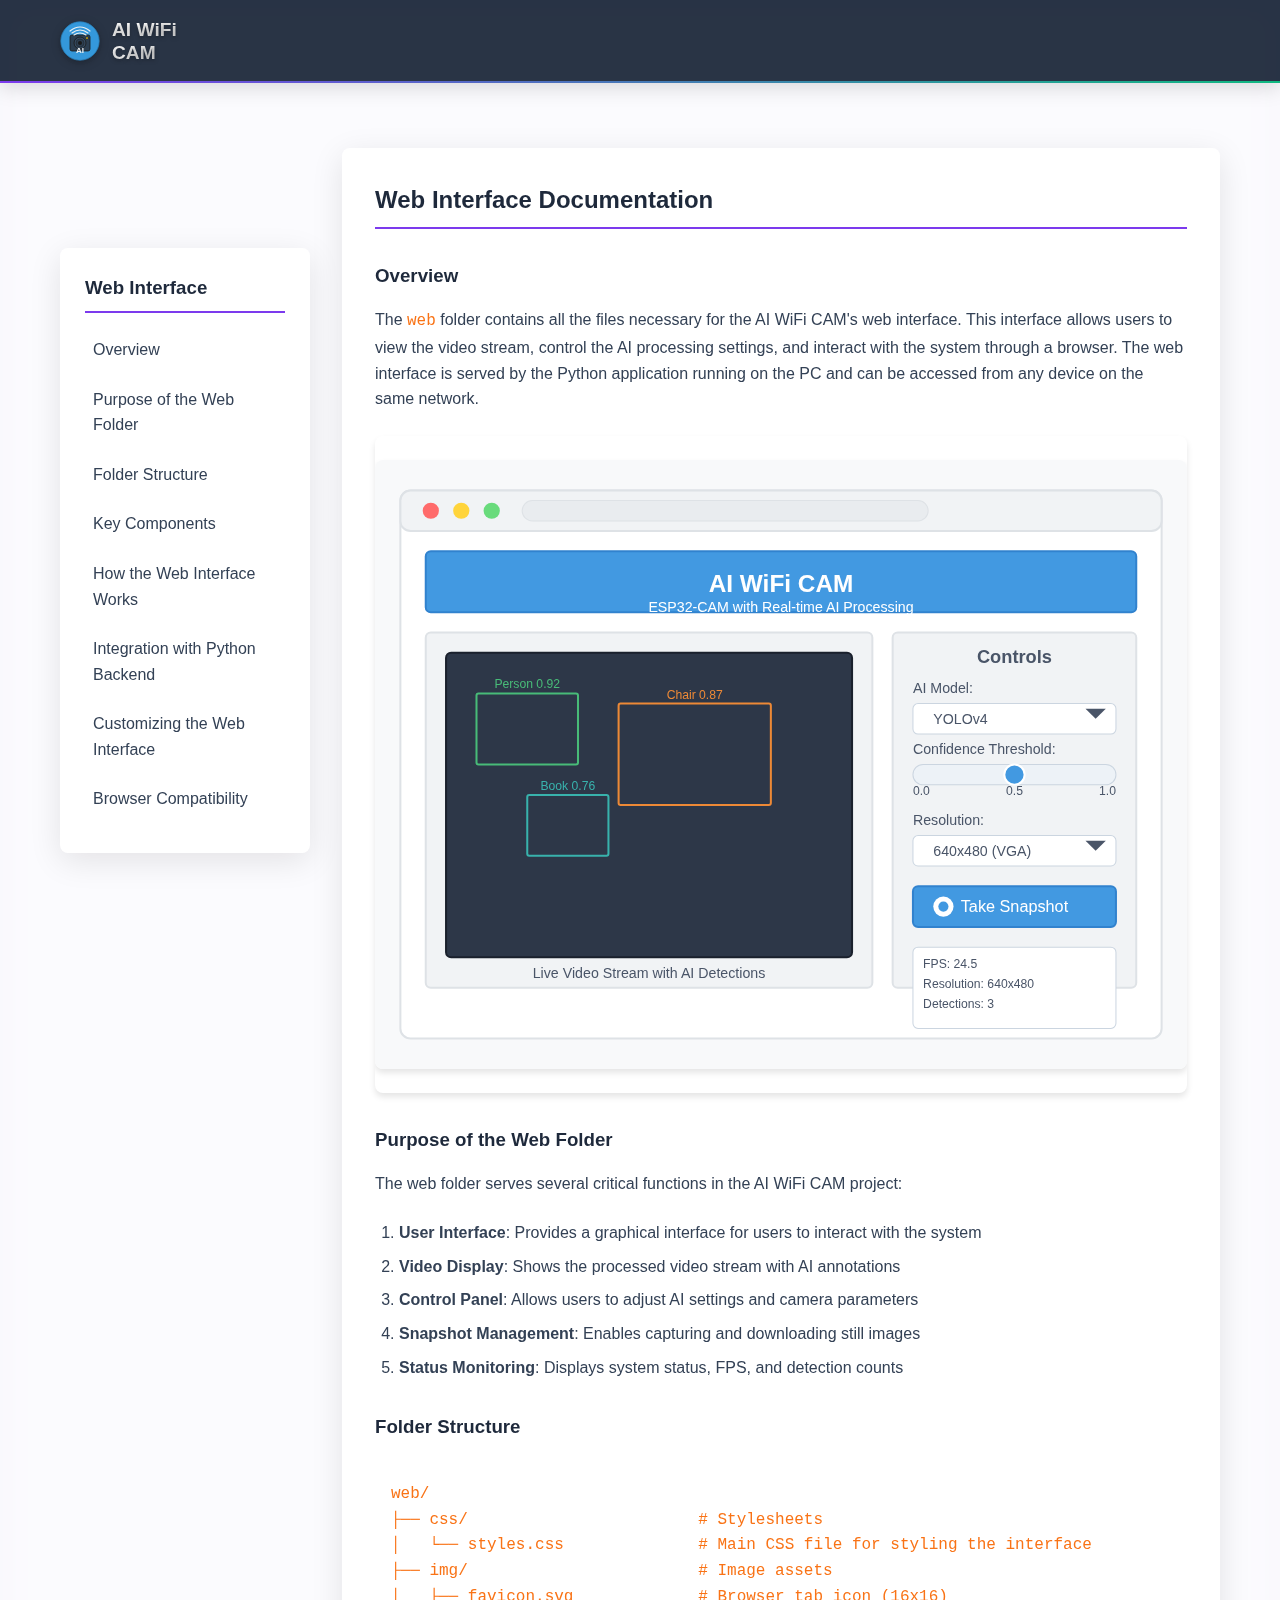
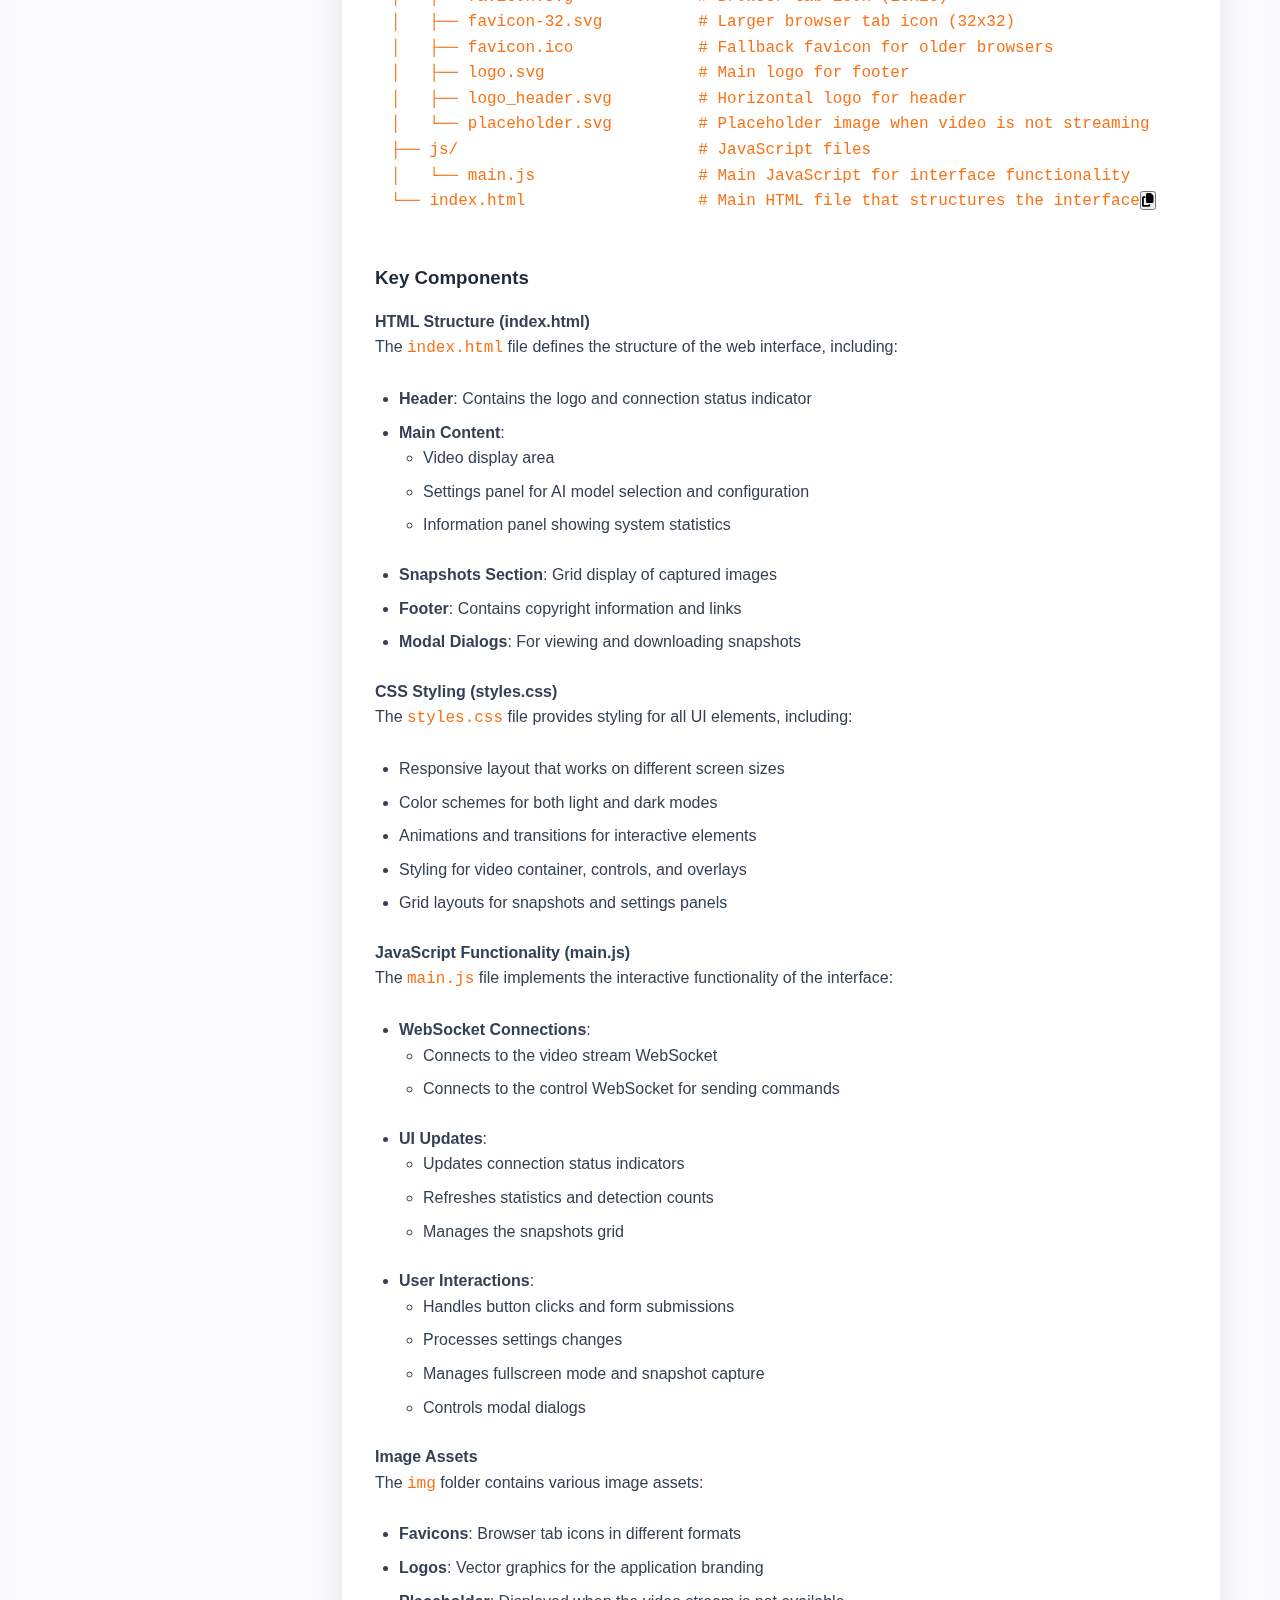
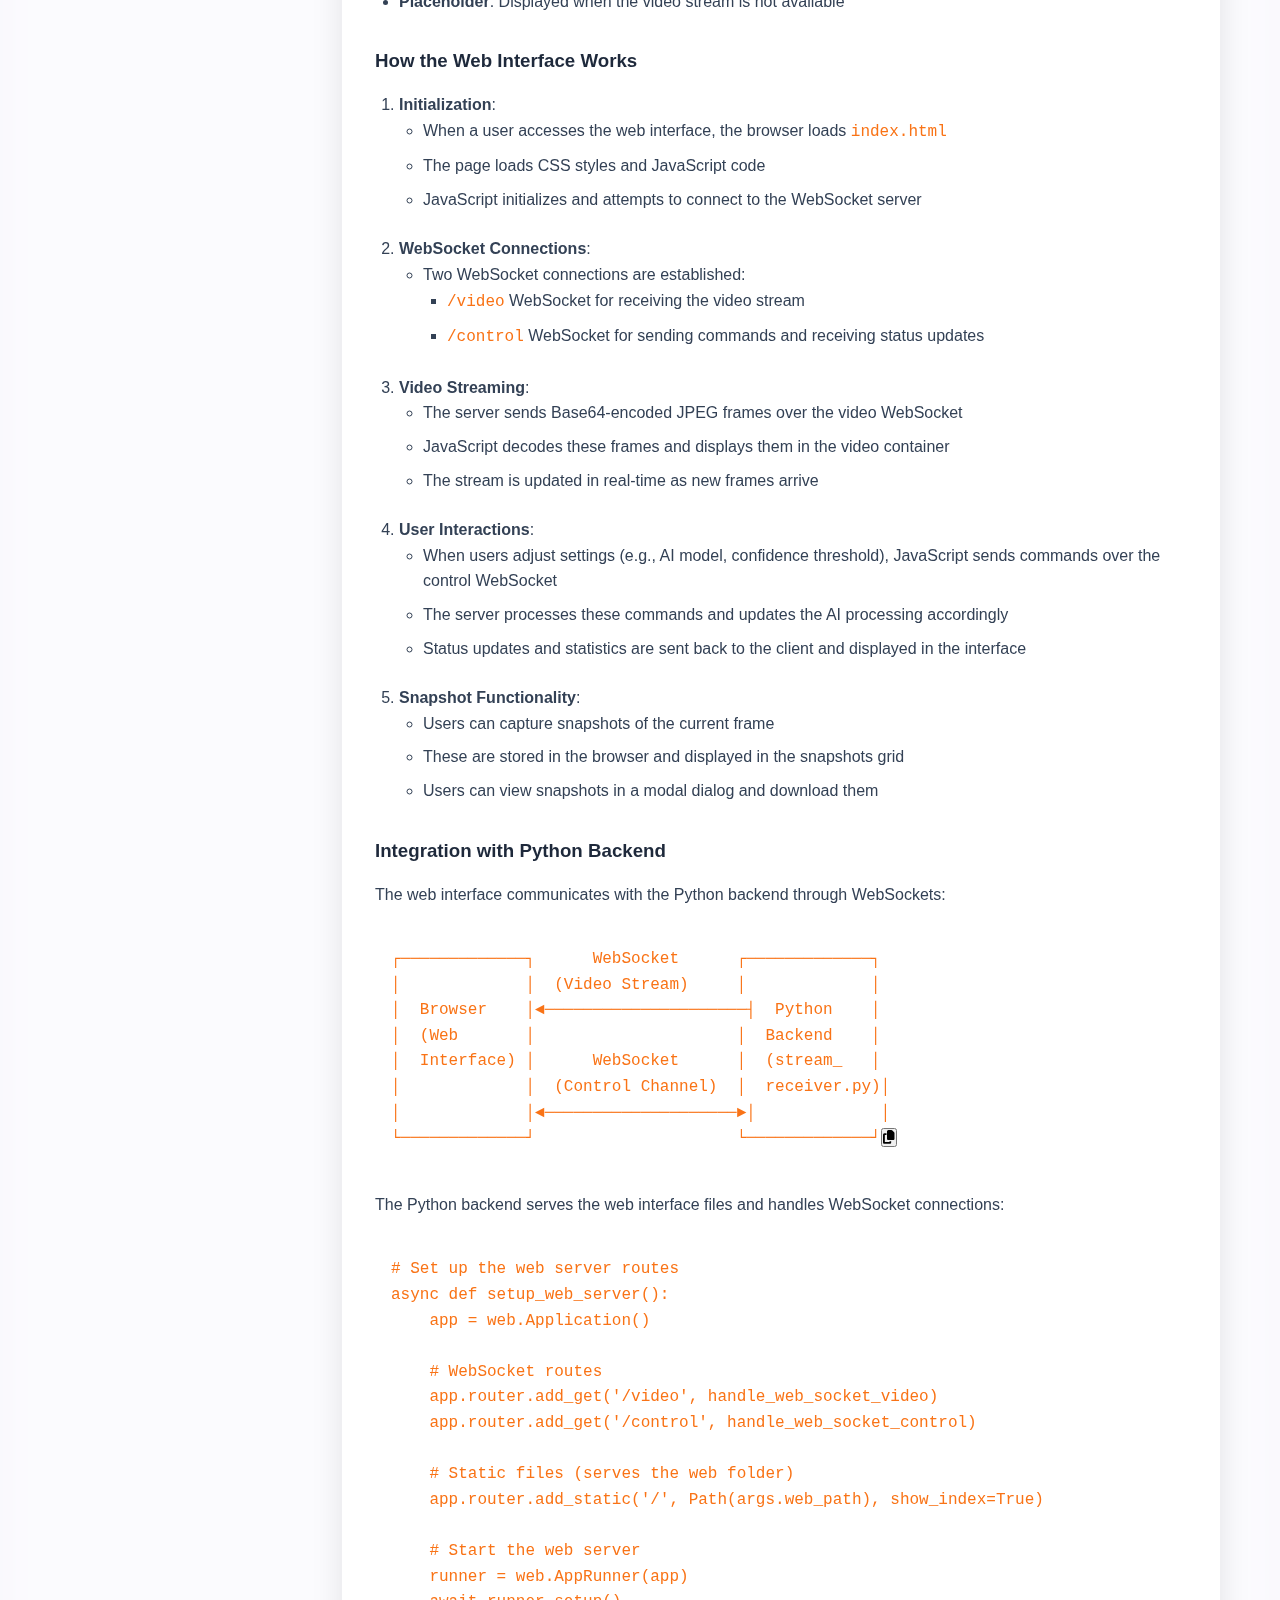
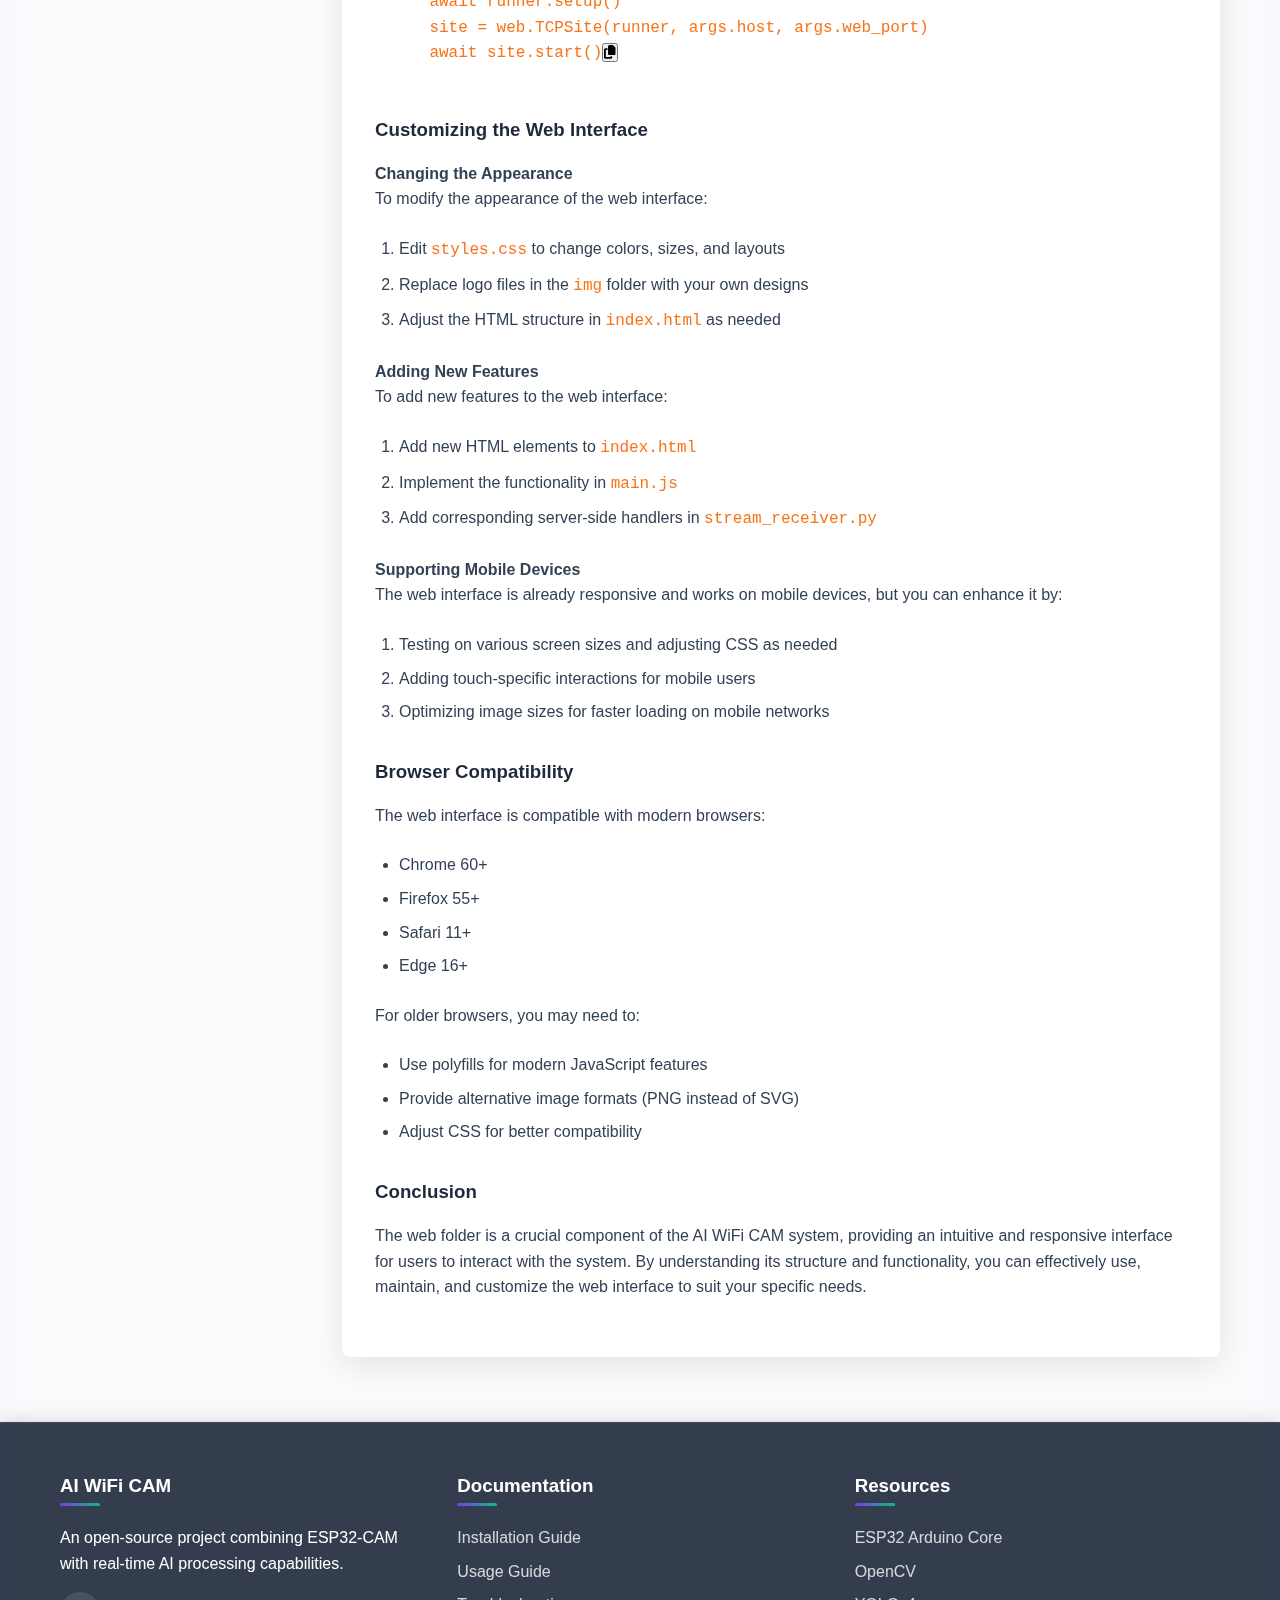
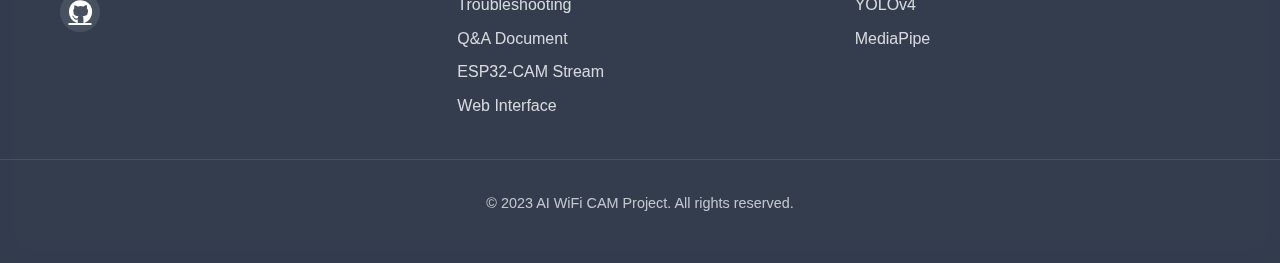
<file: docs/web_interface.html>
<!DOCTYPE html>
<html lang="en">
<head>
    <meta charset="UTF-8">
    <meta name="viewport" content="width=device-width, initial-scale=1.0">
    <title>Web Interface Documentation - AI WiFi CAM</title>
    <link rel="stylesheet" href="styles.css">
    <link rel="stylesheet" href="https://cdnjs.cloudflare.com/ajax/libs/font-awesome/6.4.0/css/all.min.css">
    <link rel="icon" href="favicon.svg?v=2" type="image/svg+xml">
    <link rel="alternate icon" href="favicon.ico" type="image/x-icon">
</head>
<body>
    <!-- Navigation Bar -->
    <nav class="navbar">
        <div class="container nav-container">
            <a href="index.html" class="logo">
                <img src="images/logo.svg" alt="AI WiFi CAM Logo" onerror="this.src='https://via.placeholder.com/40x40?text=AI';this.onerror=null;">
                <span>AI WiFi<br>CAM</span>
            </a>
            <ul class="nav-links">
                <li><a href="index.html">Home</a></li>
                <li><a href="installation.html">Installation</a></li>
                <li><a href="usage.html">Usage</a></li>
                <li><a href="troubleshooting.html">Troubleshooting</a></li>
                <li><a href="qa.html">Q&A</a></li>
                <li><a href="esp32cam_stream.html">ESP32-CAM Stream</a></li>
                <li><a href="web_interface.html" class="active">Web Interface</a></li>
            </ul>
            <button class="theme-toggle" title="Toggle dark/light mode">
                <i class="fas fa-moon"></i>
            </button>
        </div>
    </nav>

    <!-- Documentation Content -->
    <section class="documentation">
        <div class="container doc-container">
            <div class="doc-sidebar">
                <h3>Web Interface</h3>
                <ul>
                    <li><a href="#overview">Overview</a></li>
                    <li><a href="#purpose">Purpose of the Web Folder</a></li>
                    <li><a href="#structure">Folder Structure</a></li>
                    <li><a href="#components">Key Components</a></li>
                    <li><a href="#how-it-works">How the Web Interface Works</a></li>
                    <li><a href="#integration">Integration with Python Backend</a></li>
                    <li><a href="#customizing">Customizing the Web Interface</a></li>
                    <li><a href="#browser-compatibility">Browser Compatibility</a></li>
                </ul>
            </div>
            <div class="doc-content">
                <h2 id="overview">Web Interface Documentation</h2>

                <h3 id="overview">Overview</h3>
                <p>
                    The <code>web</code> folder contains all the files necessary for the AI WiFi CAM's web interface. This interface allows users to view the video stream, control the AI processing settings, and interact with the system through a browser. The web interface is served by the Python application running on the PC and can be accessed from any device on the same network.
                </p>

                <div class="content-image">
                    <img src="images/web_interface.svg" alt="Web Interface Screenshot" onerror="this.src='https://via.placeholder.com/800x450?text=Web+Interface+Screenshot';this.onerror=null;">
                </div>

                <h3 id="purpose">Purpose of the Web Folder</h3>
                <p>The web folder serves several critical functions in the AI WiFi CAM project:</p>

                <ol>
                    <li><strong>User Interface</strong>: Provides a graphical interface for users to interact with the system</li>
                    <li><strong>Video Display</strong>: Shows the processed video stream with AI annotations</li>
                    <li><strong>Control Panel</strong>: Allows users to adjust AI settings and camera parameters</li>
                    <li><strong>Snapshot Management</strong>: Enables capturing and downloading still images</li>
                    <li><strong>Status Monitoring</strong>: Displays system status, FPS, and detection counts</li>
                </ol>

                <h3 id="structure">Folder Structure</h3>
                <pre><code>web/
├── css/                        # Stylesheets
│   └── styles.css              # Main CSS file for styling the interface
├── img/                        # Image assets
│   ├── favicon.svg             # Browser tab icon (16x16)
│   ├── favicon-32.svg          # Larger browser tab icon (32x32)
│   ├── favicon.ico             # Fallback favicon for older browsers
│   ├── logo.svg                # Main logo for footer
│   ├── logo_header.svg         # Horizontal logo for header
│   └── placeholder.svg         # Placeholder image when video is not streaming
├── js/                         # JavaScript files
│   └── main.js                 # Main JavaScript for interface functionality
└── index.html                  # Main HTML file that structures the interface</code></pre>

                <h3 id="components">Key Components</h3>

                <h4>HTML Structure (index.html)</h4>
                <p>The <code>index.html</code> file defines the structure of the web interface, including:</p>
                <ul>
                    <li><strong>Header</strong>: Contains the logo and connection status indicator</li>
                    <li><strong>Main Content</strong>:
                        <ul>
                            <li>Video display area</li>
                            <li>Settings panel for AI model selection and configuration</li>
                            <li>Information panel showing system statistics</li>
                        </ul>
                    </li>
                    <li><strong>Snapshots Section</strong>: Grid display of captured images</li>
                    <li><strong>Footer</strong>: Contains copyright information and links</li>
                    <li><strong>Modal Dialogs</strong>: For viewing and downloading snapshots</li>
                </ul>

                <h4>CSS Styling (styles.css)</h4>
                <p>The <code>styles.css</code> file provides styling for all UI elements, including:</p>
                <ul>
                    <li>Responsive layout that works on different screen sizes</li>
                    <li>Color schemes for both light and dark modes</li>
                    <li>Animations and transitions for interactive elements</li>
                    <li>Styling for video container, controls, and overlays</li>
                    <li>Grid layouts for snapshots and settings panels</li>
                </ul>

                <h4>JavaScript Functionality (main.js)</h4>
                <p>The <code>main.js</code> file implements the interactive functionality of the interface:</p>
                <ul>
                    <li><strong>WebSocket Connections</strong>:
                        <ul>
                            <li>Connects to the video stream WebSocket</li>
                            <li>Connects to the control WebSocket for sending commands</li>
                        </ul>
                    </li>
                    <li><strong>UI Updates</strong>:
                        <ul>
                            <li>Updates connection status indicators</li>
                            <li>Refreshes statistics and detection counts</li>
                            <li>Manages the snapshots grid</li>
                        </ul>
                    </li>
                    <li><strong>User Interactions</strong>:
                        <ul>
                            <li>Handles button clicks and form submissions</li>
                            <li>Processes settings changes</li>
                            <li>Manages fullscreen mode and snapshot capture</li>
                            <li>Controls modal dialogs</li>
                        </ul>
                    </li>
                </ul>

                <h4>Image Assets</h4>
                <p>The <code>img</code> folder contains various image assets:</p>
                <ul>
                    <li><strong>Favicons</strong>: Browser tab icons in different formats</li>
                    <li><strong>Logos</strong>: Vector graphics for the application branding</li>
                    <li><strong>Placeholder</strong>: Displayed when the video stream is not available</li>
                </ul>

                <h3 id="how-it-works">How the Web Interface Works</h3>

                <ol>
                    <li><strong>Initialization</strong>:
                        <ul>
                            <li>When a user accesses the web interface, the browser loads <code>index.html</code></li>
                            <li>The page loads CSS styles and JavaScript code</li>
                            <li>JavaScript initializes and attempts to connect to the WebSocket server</li>
                        </ul>
                    </li>
                    <li><strong>WebSocket Connections</strong>:
                        <ul>
                            <li>Two WebSocket connections are established:
                                <ul>
                                    <li><code>/video</code> WebSocket for receiving the video stream</li>
                                    <li><code>/control</code> WebSocket for sending commands and receiving status updates</li>
                                </ul>
                            </li>
                        </ul>
                    </li>
                    <li><strong>Video Streaming</strong>:
                        <ul>
                            <li>The server sends Base64-encoded JPEG frames over the video WebSocket</li>
                            <li>JavaScript decodes these frames and displays them in the video container</li>
                            <li>The stream is updated in real-time as new frames arrive</li>
                        </ul>
                    </li>
                    <li><strong>User Interactions</strong>:
                        <ul>
                            <li>When users adjust settings (e.g., AI model, confidence threshold), JavaScript sends commands over the control WebSocket</li>
                            <li>The server processes these commands and updates the AI processing accordingly</li>
                            <li>Status updates and statistics are sent back to the client and displayed in the interface</li>
                        </ul>
                    </li>
                    <li><strong>Snapshot Functionality</strong>:
                        <ul>
                            <li>Users can capture snapshots of the current frame</li>
                            <li>These are stored in the browser and displayed in the snapshots grid</li>
                            <li>Users can view snapshots in a modal dialog and download them</li>
                        </ul>
                    </li>
                </ol>

                <h3 id="integration">Integration with Python Backend</h3>
                <p>The web interface communicates with the Python backend through WebSockets:</p>

                <pre><code>┌─────────────┐      WebSocket      ┌─────────────┐
│             │  (Video Stream)     │             │
│  Browser    │◄─────────────────────┤  Python    │
│  (Web       │                     │  Backend    │
│  Interface) │      WebSocket      │  (stream_   │
│             │  (Control Channel)  │  receiver.py)│
│             │◄────────────────────►│             │
└─────────────┘                     └─────────────┘</code></pre>

                <p>The Python backend serves the web interface files and handles WebSocket connections:</p>

                <pre><code># Set up the web server routes
async def setup_web_server():
    app = web.Application()

    # WebSocket routes
    app.router.add_get('/video', handle_web_socket_video)
    app.router.add_get('/control', handle_web_socket_control)

    # Static files (serves the web folder)
    app.router.add_static('/', Path(args.web_path), show_index=True)

    # Start the web server
    runner = web.AppRunner(app)
    await runner.setup()
    site = web.TCPSite(runner, args.host, args.web_port)
    await site.start()</code></pre>

                <h3 id="customizing">Customizing the Web Interface</h3>

                <h4>Changing the Appearance</h4>
                <p>To modify the appearance of the web interface:</p>
                <ol>
                    <li>Edit <code>styles.css</code> to change colors, sizes, and layouts</li>
                    <li>Replace logo files in the <code>img</code> folder with your own designs</li>
                    <li>Adjust the HTML structure in <code>index.html</code> as needed</li>
                </ol>

                <h4>Adding New Features</h4>
                <p>To add new features to the web interface:</p>
                <ol>
                    <li>Add new HTML elements to <code>index.html</code></li>
                    <li>Implement the functionality in <code>main.js</code></li>
                    <li>Add corresponding server-side handlers in <code>stream_receiver.py</code></li>
                </ol>

                <h4>Supporting Mobile Devices</h4>
                <p>The web interface is already responsive and works on mobile devices, but you can enhance it by:</p>
                <ol>
                    <li>Testing on various screen sizes and adjusting CSS as needed</li>
                    <li>Adding touch-specific interactions for mobile users</li>
                    <li>Optimizing image sizes for faster loading on mobile networks</li>
                </ol>

                <h3 id="browser-compatibility">Browser Compatibility</h3>
                <p>The web interface is compatible with modern browsers:</p>
                <ul>
                    <li>Chrome 60+</li>
                    <li>Firefox 55+</li>
                    <li>Safari 11+</li>
                    <li>Edge 16+</li>
                </ul>

                <p>For older browsers, you may need to:</p>
                <ul>
                    <li>Use polyfills for modern JavaScript features</li>
                    <li>Provide alternative image formats (PNG instead of SVG)</li>
                    <li>Adjust CSS for better compatibility</li>
                </ul>

                <h3>Conclusion</h3>
                <p>
                    The web folder is a crucial component of the AI WiFi CAM system, providing an intuitive and responsive interface for users to interact with the system. By understanding its structure and functionality, you can effectively use, maintain, and customize the web interface to suit your specific needs.
                </p>
            </div>
        </div>
    </section>

    <!-- Footer -->
    <footer>
        <div class="container footer-container">
            <div class="footer-section">
                <h3>AI WiFi CAM</h3>
                <p>An open-source project combining ESP32-CAM with real-time AI processing capabilities.</p>
                <div class="social-links">
                    <a href="https://github.com/bobbyiscool123/AI-WIFI-CAM" title="GitHub Repository">
                        <i class="fab fa-github"></i>
                    </a>
                </div>
            </div>
            <div class="footer-section">
                <h3>Documentation</h3>
                <ul class="footer-links">
                    <li><a href="installation.html">Installation Guide</a></li>
                    <li><a href="usage.html">Usage Guide</a></li>
                    <li><a href="troubleshooting.html">Troubleshooting</a></li>
                    <li><a href="qa.html">Q&A Document</a></li>
                    <li><a href="esp32cam_stream.html">ESP32-CAM Stream</a></li>
                    <li><a href="web_interface.html">Web Interface</a></li>
                </ul>
            </div>
            <div class="footer-section">
                <h3>Resources</h3>
                <ul class="footer-links">
                    <li><a href="https://github.com/espressif/arduino-esp32">ESP32 Arduino Core</a></li>
                    <li><a href="https://opencv.org/">OpenCV</a></li>
                    <li><a href="https://github.com/AlexeyAB/darknet">YOLOv4</a></li>
                    <li><a href="https://developers.google.com/mediapipe">MediaPipe</a></li>
                </ul>
            </div>
        </div>
        <div class="footer-bottom">
            <p>&copy; 2023 AI WiFi CAM Project. All rights reserved.</p>
        </div>
    </footer>

    <script src="script.js"></script>
</body>
</html>
</file>
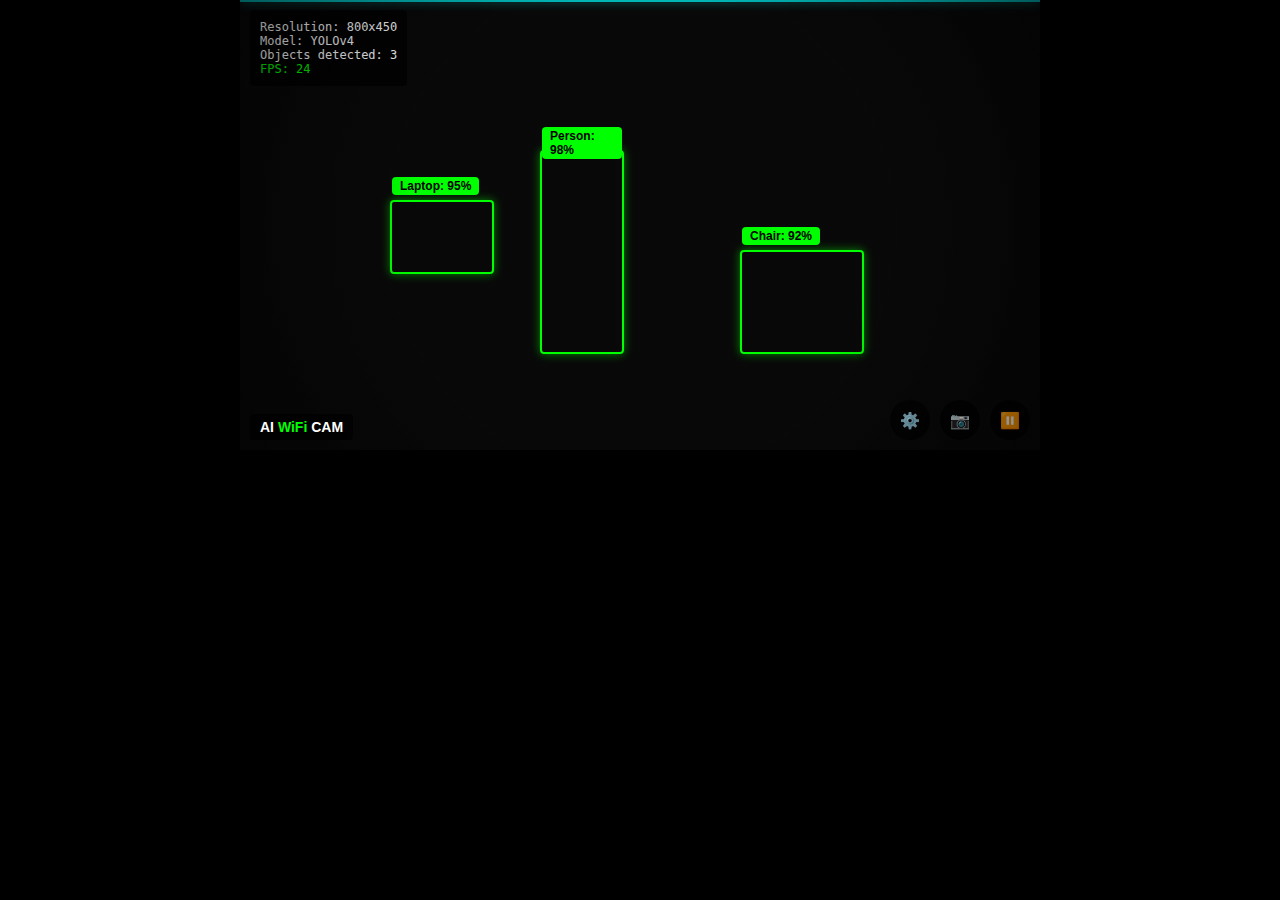
<file: docs/images/demo.html>
<!DOCTYPE html>
<html lang="en">
<head>
    <meta charset="UTF-8">
    <meta name="viewport" content="width=device-width, initial-scale=1.0">
    <title>AI WiFi CAM Demo Animation</title>
    <style>
        body {
            margin: 0;
            padding: 0;
            background-color: #000;
            overflow: hidden;
            font-family: Arial, sans-serif;
        }
        
        .demo-container {
            width: 800px;
            height: 450px;
            position: relative;
            margin: 0 auto;
            overflow: hidden;
            background-color: #111;
        }
        
        .camera-feed {
            width: 100%;
            height: 100%;
            position: relative;
            background: linear-gradient(rgba(0,0,0,0.5), rgba(0,0,0,0.5)), 
                        url('https://source.unsplash.com/random/800x450/?room') center center/cover;
        }
        
        .detection-box {
            position: absolute;
            border: 2px solid #00ff00;
            box-shadow: 0 0 10px rgba(0, 255, 0, 0.5);
            border-radius: 4px;
            animation: pulse 2s infinite;
        }
        
        .detection-label {
            position: absolute;
            top: -25px;
            left: 0;
            background-color: #00ff00;
            color: #000;
            padding: 2px 8px;
            font-size: 12px;
            border-radius: 4px;
            font-weight: bold;
        }
        
        .person-box {
            width: 80px;
            height: 200px;
            top: 150px;
            left: 300px;
        }
        
        .chair-box {
            width: 120px;
            height: 100px;
            top: 250px;
            left: 500px;
        }
        
        .laptop-box {
            width: 100px;
            height: 70px;
            top: 200px;
            left: 150px;
        }
        
        .stats {
            position: absolute;
            top: 10px;
            left: 10px;
            background-color: rgba(0, 0, 0, 0.7);
            color: white;
            padding: 10px;
            border-radius: 4px;
            font-size: 12px;
            font-family: monospace;
        }
        
        .fps {
            color: #00ff00;
        }
        
        .controls {
            position: absolute;
            bottom: 10px;
            right: 10px;
            display: flex;
            gap: 10px;
        }
        
        .control-btn {
            width: 40px;
            height: 40px;
            background-color: rgba(0, 0, 0, 0.7);
            border-radius: 50%;
            display: flex;
            align-items: center;
            justify-content: center;
            color: white;
            cursor: pointer;
        }
        
        .scanning-line {
            position: absolute;
            top: 0;
            left: 0;
            width: 100%;
            height: 2px;
            background-color: rgba(0, 255, 255, 0.7);
            box-shadow: 0 0 10px rgba(0, 255, 255, 0.7);
            animation: scan 3s linear infinite;
        }
        
        @keyframes scan {
            0% {
                top: 0;
            }
            100% {
                top: 100%;
            }
        }
        
        @keyframes pulse {
            0% {
                box-shadow: 0 0 5px rgba(0, 255, 0, 0.5);
            }
            50% {
                box-shadow: 0 0 15px rgba(0, 255, 0, 0.8);
            }
            100% {
                box-shadow: 0 0 5px rgba(0, 255, 0, 0.5);
            }
        }
        
        .moving-box {
            animation: move 10s linear infinite;
        }
        
        @keyframes move {
            0% {
                transform: translateX(0);
            }
            50% {
                transform: translateX(100px);
            }
            100% {
                transform: translateX(0);
            }
        }
        
        .overlay {
            position: absolute;
            top: 0;
            left: 0;
            width: 100%;
            height: 100%;
            background: radial-gradient(circle, transparent 50%, rgba(0, 0, 0, 0.5) 100%);
            pointer-events: none;
        }
        
        .logo {
            position: absolute;
            bottom: 10px;
            left: 10px;
            color: white;
            font-size: 14px;
            font-weight: bold;
            background-color: rgba(0, 0, 0, 0.7);
            padding: 5px 10px;
            border-radius: 4px;
        }
        
        .logo span {
            color: #00ff00;
        }
    </style>
</head>
<body>
    <div class="demo-container">
        <div class="camera-feed">
            <div class="scanning-line"></div>
            
            <div class="detection-box person-box moving-box">
                <div class="detection-label">Person: 98%</div>
            </div>
            
            <div class="detection-box chair-box">
                <div class="detection-label">Chair: 92%</div>
            </div>
            
            <div class="detection-box laptop-box">
                <div class="detection-label">Laptop: 95%</div>
            </div>
            
            <div class="stats">
                <div>Resolution: 800x450</div>
                <div>Model: YOLOv4</div>
                <div>Objects detected: 3</div>
                <div class="fps">FPS: 24</div>
            </div>
            
            <div class="controls">
                <div class="control-btn">⚙️</div>
                <div class="control-btn">📷</div>
                <div class="control-btn">⏸️</div>
            </div>
            
            <div class="overlay"></div>
            
            <div class="logo">AI <span>WiFi</span> CAM</div>
        </div>
    </div>
    
    <script>
        // This script would capture this animation as a GIF
        // For now, we'll just use this HTML file to demonstrate the concept
    </script>
</body>
</html>
</file>
<file: docs/styles.css>
/* Enhanced Styles for AI WiFi CAM GitHub Pages */

:root {
    --primary-color: #7c3aed; /* Vibrant purple */
    --secondary-color: #10b981; /* Emerald green */
    --accent-color: #f97316; /* Orange */
    --dark-color: #1e293b; /* Slate dark */
    --light-color: #f8fafc; /* Slate lightest */
    --text-color: #334155; /* Slate darker */
    --text-light: #64748b; /* Slate medium */
    --shadow: 0 4px 6px rgba(0, 0, 0, 0.1);
    --glass-shadow: 0 8px 32px rgba(0, 0, 0, 0.1);
    --transition: all 0.3s ease;
    --border-radius: 8px;
    --max-width: 1200px;
    --grid-color: rgba(124, 58, 237, 0.4); /* Purple grid - extremely visible */
    --grid-size: 15px; /* Smaller grid size */
    --grid-shadow: inset 0 0 30px rgba(0, 0, 0, 0.05);
    --gradient-start: #7c3aed; /* Purple */
    --gradient-end: #10b981; /* Emerald */
}

/* Dark mode variables */
.dark-mode {
    --primary-color: #8b5cf6; /* Lighter purple */
    --secondary-color: #34d399; /* Lighter emerald */
    --accent-color: #fb923c; /* Lighter orange */
    --dark-color: #0f172a; /* Darker slate */
    --light-color: #1e293b; /* Dark slate */
    --text-color: #f1f5f9; /* Light slate */
    --text-light: #94a3b8; /* Medium slate */
    --shadow: 0 4px 6px rgba(0, 0, 0, 0.3);
    --glass-shadow: 0 8px 32px rgba(0, 0, 0, 0.3);
    --grid-color: rgba(139, 92, 246, 0.3); /* Purple grid for dark mode - extremely visible */
    --grid-shadow: inset 0 0 30px rgba(0, 0, 0, 0.3);
    --gradient-start: #8b5cf6; /* Lighter purple */
    --gradient-end: #34d399; /* Lighter emerald */
}

.dark-mode body {
    background-image:
        linear-gradient(var(--grid-color) 1px, transparent 1px),
        linear-gradient(90deg, var(--grid-color) 1px, transparent 1px);
}

* {
    margin: 0;
    padding: 0;
    box-sizing: border-box;
}

body {
    font-family: 'Inter', 'Segoe UI', Tahoma, Geneva, Verdana, sans-serif;
    line-height: 1.6;
    color: var(--text-color);
    background-color: var(--light-color);
    transition: var(--transition);
    overflow-x: hidden;
    position: relative;
    background-image:
        linear-gradient(var(--grid-color) 1px, transparent 1px),
        linear-gradient(90deg, var(--grid-color) 1px, transparent 1px);
    background-size: var(--grid-size) var(--grid-size);
    background-position: 0 0;
}

body::before {
    content: '';
    position: absolute;
    top: 0;
    left: 0;
    width: 100%;
    height: 100%;
    box-shadow: var(--grid-shadow);
    pointer-events: none;
    z-index: -1;
}

.container {
    max-width: var(--max-width);
    margin: 0 auto;
    padding: 0 20px;
}

/* Navigation */
.navbar {
    background-color: rgba(30, 41, 59, 0.9); /* Slightly transparent dark slate */
    backdrop-filter: blur(10px);
    -webkit-backdrop-filter: blur(10px);
    padding: 0.8rem 0;
    position: sticky;
    top: 0;
    z-index: 1000;
    box-shadow: 0 4px 20px rgba(0, 0, 0, 0.15);
    border-bottom: 2px solid transparent;
    border-image: linear-gradient(90deg, var(--primary-color), var(--secondary-color), var(--accent-color), var(--primary-color));
    border-image-slice: 1;
    transition: all 0.4s ease;
    background-size: 300% 100%;
    animation: slideInFromTop 0.5s ease-out forwards;
}

.navbar::after {
    content: '';
    position: absolute;
    bottom: -2px;
    left: 0;
    width: 100%;
    height: 2px;
    background: linear-gradient(90deg, var(--primary-color), var(--secondary-color), var(--accent-color), var(--primary-color));
    background-size: 300% 100%;
    animation: gradientShift 6s ease infinite;
    z-index: 1001;
}

.navbar:hover {
    background-color: rgba(30, 41, 59, 0.95);
}

.nav-container {
    display: flex;
    justify-content: space-between;
    align-items: center;
}

.logo {
    display: flex;
    align-items: center;
    text-decoration: none;
    position: relative;
    padding: 0.3rem 0;
    transition: transform 0.3s ease;
    animation: fadeInDown 0.6s ease;
}

.logo:hover {
    transform: scale(1.05);
}

.logo::after {
    content: '';
    position: absolute;
    bottom: -3px;
    left: 0;
    width: 0;
    height: 2px;
    background: linear-gradient(90deg, var(--primary-color), var(--secondary-color));
    transition: width 0.3s ease;
}

.logo:hover::after {
    width: 100%;
}

.logo img {
    height: 40px;
    margin-right: 12px;
    filter: drop-shadow(0 2px 4px rgba(0, 0, 0, 0.3));
}

.logo span {
    color: white;
    font-size: 1.2rem;
    font-weight: bold;
    line-height: 1.2;
    margin: 0;
    text-shadow: 0 2px 4px rgba(0, 0, 0, 0.3);
    background: linear-gradient(135deg, #fff 30%, #ccc);
    -webkit-background-clip: text;
    -webkit-text-fill-color: transparent;
    background-clip: text;
}

.logo-icon {
    font-size: 0.9rem;
    margin-right: 3px;
    color: var(--primary-color);
    -webkit-text-fill-color: var(--primary-color);
    animation: pulse 2s infinite;
    display: inline-block;
    vertical-align: middle;
    filter: drop-shadow(0 0 2px rgba(52, 152, 219, 0.5));
}

.nav-links {
    display: flex;
    list-style: none;
    margin: 0;
    padding: 0;
}

.nav-links li {
    margin-left: 0.8rem;
    position: relative;
    opacity: 0;
    animation: fadeIn 0.5s ease forwards;
    animation-delay: calc(0.1s * var(--item-index, 0));
}

.nav-links li:nth-child(1) { --item-index: 1; }
.nav-links li:nth-child(2) { --item-index: 2; }
.nav-links li:nth-child(3) { --item-index: 3; }
.nav-links li:nth-child(4) { --item-index: 4; }
.nav-links li:nth-child(5) { --item-index: 5; }
.nav-links li:nth-child(6) { --item-index: 6; }
.nav-links li:nth-child(7) { --item-index: 7; }

.nav-links a {
    color: rgba(255, 255, 255, 0.9);
    text-decoration: none;
    font-weight: 500;
    padding: 0.6rem 1.2rem;
    border-radius: 20px;
    transition: all 0.3s cubic-bezier(0.25, 0.8, 0.25, 1);
    display: flex;
    align-items: center;
    position: relative;
    overflow: hidden;
    z-index: 1;
}

.nav-links a:before {
    content: '';
    position: absolute;
    top: 0;
    left: 0;
    width: 100%;
    height: 100%;
    background: linear-gradient(135deg, var(--primary-color), var(--secondary-color));
    opacity: 0;
    z-index: -1;
    transition: opacity 0.3s ease;
    border-radius: 20px;
}

.nav-links a:hover:before,
.nav-links a.active:before {
    opacity: 1;
}

.nav-links a.active {
    box-shadow: 0 4px 12px rgba(52, 152, 219, 0.4);
    text-shadow: 0 0 5px rgba(255, 255, 255, 0.5);
}

.nav-links a:hover,
.nav-links a.active {
    color: white;
    transform: translateY(-2px);
    box-shadow: 0 4px 8px rgba(0, 0, 0, 0.2);
}

.nav-links a::after {
    content: '';
    position: absolute;
    bottom: -2px;
    left: 50%;
    width: 0;
    height: 2px;
    background: linear-gradient(90deg, var(--primary-color), var(--secondary-color));
    transition: all 0.3s ease;
    transform: translateX(-50%);
    opacity: 0;
    border-radius: 2px;
}

.nav-links a:hover::after,
.nav-links a.active::after {
    width: 70%;
    opacity: 1;
}

/* Dropdown Menu */
.nav-links .dropdown-toggle {
    cursor: pointer;
}

.nav-links .dropdown-toggle i {
    margin-left: 8px;
    transition: transform 0.3s ease;
    font-size: 0.8rem;
}

.nav-links .dropdown-menu {
    position: absolute;
    top: 120%;
    left: 50%;
    transform: translateX(-50%) translateY(10px);
    background-color: rgba(44, 62, 80, 0.9);
    backdrop-filter: blur(10px);
    -webkit-backdrop-filter: blur(10px);
    min-width: 200px;
    border-radius: 12px;
    box-shadow: 0 10px 25px rgba(0, 0, 0, 0.2);
    opacity: 0;
    visibility: hidden;
    transition: all 0.4s cubic-bezier(0.165, 0.84, 0.44, 1);
    z-index: 1000;
    padding: 0.8rem 0;
    border: 1px solid rgba(255, 255, 255, 0.1);
}

.nav-links .dropdown-menu:before {
    content: '';
    position: absolute;
    top: -6px;
    left: 50%;
    transform: translateX(-50%);
    width: 12px;
    height: 12px;
    background-color: rgba(44, 62, 80, 0.9);
    border-top: 1px solid rgba(255, 255, 255, 0.1);
    border-left: 1px solid rgba(255, 255, 255, 0.1);
    transform: translateX(-50%) rotate(45deg);
}

.nav-links li:hover .dropdown-menu {
    opacity: 1;
    visibility: visible;
    transform: translateX(-50%) translateY(0);
}

.nav-links li:hover .dropdown-toggle i {
    transform: rotate(180deg);
}

.nav-links .dropdown-menu a {
    display: block;
    padding: 0.75rem 1.5rem;
    border-radius: 8px;
    white-space: nowrap;
    margin: 0.3rem 0.8rem;
    color: rgba(255, 255, 255, 0.85);
}

.nav-links .dropdown-menu a:hover {
    background-color: rgba(255, 255, 255, 0.1);
    transform: translateX(3px);
}

.nav-links .dropdown-menu li {
    margin: 0;
}

@media (max-width: 768px) {
    .nav-links .dropdown-menu {
        position: static;
        background-color: rgba(0, 0, 0, 0.2);
        box-shadow: none;
        opacity: 1;
        visibility: visible;
        transform: none;
        max-height: 0;
        overflow: hidden;
        transition: max-height 0.3s ease;
        padding: 0;
        border: none;
    }

    .nav-links .dropdown-menu:before {
        display: none;
    }

    .nav-links li:hover .dropdown-menu {
        max-height: 500px;
        transform: none;
    }

    .nav-links .dropdown-menu a {
        padding-left: 2.5rem;
    }
}

.theme-toggle {
    background: none;
    border: 2px solid rgba(255, 255, 255, 0.2);
    color: white;
    cursor: pointer;
    font-size: 1.2rem;
    margin-left: 1.5rem;
    width: 40px;
    height: 40px;
    border-radius: 50%;
    display: flex;
    align-items: center;
    justify-content: center;
    transition: all 0.3s cubic-bezier(0.175, 0.885, 0.32, 1.275);
    position: relative;
    overflow: hidden;
    box-shadow: 0 0 10px rgba(0, 0, 0, 0.1);
    animation: fadeIn 0.8s ease forwards;
    animation-delay: 0.7s;
    opacity: 0;
}

.theme-toggle:before {
    content: '';
    position: absolute;
    top: 0;
    left: 0;
    width: 100%;
    height: 100%;
    background: linear-gradient(135deg, var(--primary-color), var(--secondary-color));
    opacity: 0;
    transition: opacity 0.3s ease;
    border-radius: 50%;
}

.theme-toggle:hover:before {
    opacity: 1;
}

.theme-toggle:hover {
    transform: rotate(30deg) scale(1.1);
    border-color: rgba(255, 255, 255, 0.5);
    box-shadow: 0 0 15px rgba(52, 152, 219, 0.5);
}

.theme-toggle i {
    position: relative;
    z-index: 1;
    transition: all 0.3s ease;
}

.theme-toggle:hover i {
    text-shadow: 0 0 5px rgba(255, 255, 255, 0.8);
}

.mobile-toggle {
    display: none;
    background: none;
    border: none;
    color: white;
    font-size: 1.5rem;
    cursor: pointer;
    width: 40px;
    height: 40px;
    border-radius: 50%;
    display: flex;
    align-items: center;
    justify-content: center;
    transition: all 0.3s ease;
}

/* Hero Section */
.hero {
    background: url('images/esp-cam-arduino-ide-lead-II.png') center/cover no-repeat;
    color: white;
    padding: 4rem 0;
    text-align: center;
    position: relative;
}

.hero::before {
    content: '';
    position: absolute;
    top: 0;
    left: 0;
    width: 100%;
    height: 100%;
    background-color: rgba(0, 0, 0, 0.4);
}

.hero .container {
    position: relative;
    z-index: 1;
}

.hero h1 {
    font-size: 3rem;
    margin-bottom: 1rem;
    animation: fadeInDown 1s ease;
    text-shadow: 2px 2px 4px rgba(0, 0, 0, 0.7);
}

.hero p {
    font-size: 1.4rem;
    max-width: 800px;
    margin: 0 auto 1.5rem;
    animation: fadeInUp 1s ease;
    font-weight: 300;
    text-shadow: 1px 1px 3px rgba(0, 0, 0, 0.7);
}

.hero-buttons {
    display: flex;
    justify-content: center;
    gap: 1rem;
    animation: fadeIn 1.5s ease;
}

/* Demo Animation Section */
.demo-section {
    background-color: rgba(255, 255, 255, 0.7);
    backdrop-filter: blur(10px);
    -webkit-backdrop-filter: blur(10px);
    padding: 2rem 0;
    text-align: center;
    border-top: 1px solid rgba(255, 255, 255, 0.1);
    border-bottom: 1px solid rgba(0, 0, 0, 0.05);
}

.dark-mode .demo-section {
    background-color: rgba(26, 26, 46, 0.7);
    border-top: 1px solid rgba(255, 255, 255, 0.05);
    border-bottom: 1px solid rgba(0, 0, 0, 0.1);
}

.demo-container {
    max-width: 800px;
    margin: 0 auto;
    border-radius: var(--border-radius);
    overflow: hidden;
    box-shadow: var(--shadow);
}

.demo-animation {
    width: 100%;
    border-radius: var(--border-radius);
    overflow: hidden;
}

.demo-svg {
    width: 100%;
    height: 450px;
    display: block;
    background-color: #1a1a2e;
}

.demo-gif {
    width: 100%;
    height: auto;
    display: block;
}

.demo-placeholder {
    width: 100%;
    height: 450px;
    background: linear-gradient(135deg, var(--primary-color) 0%, var(--secondary-color) 100%);
    display: flex;
    align-items: center;
    justify-content: center;
    color: white;
    text-align: center;
}

.demo-placeholder-content {
    padding: 2rem;
    max-width: 80%;
}

.demo-placeholder-content i {
    font-size: 4rem;
    margin-bottom: 1.5rem;
    animation: pulse 2s infinite;
}

.demo-placeholder-content h3 {
    font-size: 2rem;
    margin-bottom: 1rem;
    color: white;
}

.demo-placeholder-content p {
    font-size: 1.2rem;
    opacity: 0.9;
}

@keyframes pulse {
    0% {
        transform: scale(1);
        opacity: 1;
    }
    50% {
        transform: scale(1.1);
        opacity: 0.8;
    }
    100% {
        transform: scale(1);
        opacity: 1;
    }
}

@keyframes fadeInDown {
    from {
        opacity: 0;
        transform: translateY(-20px);
    }
    to {
        opacity: 1;
        transform: translateY(0);
    }
}

@keyframes fadeInUp {
    from {
        opacity: 0;
        transform: translateY(20px);
    }
    to {
        opacity: 1;
        transform: translateY(0);
    }
}

@keyframes fadeIn {
    from {
        opacity: 0;
    }
    to {
        opacity: 1;
    }
}

@keyframes slideInFromTop {
    0% {
        transform: translateY(-100%);
        opacity: 0;
    }
    100% {
        transform: translateY(0);
        opacity: 1;
    }
}

@keyframes gradientShift {
    0% {
        background-position: 0% 50%;
    }
    50% {
        background-position: 100% 50%;
    }
    100% {
        background-position: 0% 50%;
    }
}

.demo-caption {
    padding: 1rem;
    background-color: var(--light-color);
    color: var(--text-color);
    font-size: 0.9rem;
    text-align: center;
}

.dark-mode .demo-caption {
    background-color: #1e1e30;
}

.btn {
    display: inline-block;
    background-color: rgba(44, 62, 80, 0.7);
    color: white;
    padding: 0.8rem 1.5rem;
    text-decoration: none;
    border-radius: var(--border-radius);
    transition: all 0.3s cubic-bezier(0.25, 0.8, 0.25, 1);
    border: 1px solid rgba(255, 255, 255, 0.1);
    cursor: pointer;
    font-weight: 500;
    backdrop-filter: blur(10px);
    -webkit-backdrop-filter: blur(10px);
    box-shadow: var(--glass-shadow);
    position: relative;
    overflow: hidden;
    z-index: 1;
}

.btn::before {
    content: '';
    position: absolute;
    top: 0;
    left: 0;
    width: 100%;
    height: 100%;
    background: linear-gradient(135deg, rgba(52, 152, 219, 0.5), rgba(46, 204, 113, 0.5));
    opacity: 0;
    z-index: -1;
    transition: opacity 0.3s ease;
}

.btn:hover::before {
    opacity: 1;
}

.btn-primary {
    background-color: rgba(52, 152, 219, 0.7);
}

.btn-secondary {
    background-color: rgba(255, 255, 255, 0.1);
    border: 1px solid rgba(255, 255, 255, 0.2);
}

.btn:hover {
    transform: translateY(-3px);
    box-shadow: 0 7px 14px rgba(0, 0, 0, 0.2), 0 3px 6px rgba(0, 0, 0, 0.1);
    border-color: rgba(255, 255, 255, 0.3);
    color: white;
    text-shadow: 0 0 5px rgba(255, 255, 255, 0.5);
}

/* Features Section */
.features {
    padding: 4rem 0;
    background-color: rgba(255, 255, 255, 0.7);
    backdrop-filter: blur(10px);
    -webkit-backdrop-filter: blur(10px);
    border-top: 1px solid rgba(255, 255, 255, 0.1);
    border-bottom: 1px solid rgba(0, 0, 0, 0.05);
}

.dark-mode .features {
    background-color: rgba(26, 26, 46, 0.7);
    border-top: 1px solid rgba(255, 255, 255, 0.05);
    border-bottom: 1px solid rgba(0, 0, 0, 0.1);
}

.section-title {
    text-align: center;
    margin-bottom: 3rem;
    color: var(--dark-color);
}

.dark-mode .section-title {
    color: var(--text-color);
}

.section-title h2 {
    font-size: 2.5rem;
    margin-bottom: 1rem;
}

.section-title p {
    color: var(--text-light);
    max-width: 700px;
    margin: 0 auto;
}

.features-grid {
    display: grid;
    grid-template-columns: repeat(auto-fit, minmax(300px, 1fr));
    gap: 2rem;
}

.feature-card {
    background-color: #ffffff;
    border-radius: var(--border-radius);
    padding: 2rem;
    box-shadow: var(--glass-shadow);
    transition: all 0.3s cubic-bezier(0.25, 0.8, 0.25, 1);
    color: var(--text-color);
    border: 1px solid rgba(255, 255, 255, 0.2);
    position: relative;
    overflow: hidden;
    z-index: 1;
}

.dark-mode .feature-card {
    background-color: rgba(30, 30, 48, 0.9); /* Darker than --light-color for better contrast */
    border: 1px solid rgba(255, 255, 255, 0.05);
}

.feature-card:hover {
    transform: translateY(-5px);
    box-shadow: 0 15px 30px rgba(0, 0, 0, 0.15);
    border-color: rgba(255, 255, 255, 0.3);
}

.feature-card:hover::before {
    opacity: 1;
}

.feature-icon {
    font-size: 2.5rem;
    color: var(--primary-color);
    margin-bottom: 1rem;
}

.feature-card h3 {
    margin-bottom: 1rem;
    color: var(--dark-color);
}

.dark-mode .feature-card h3 {
    color: var(--text-color);
}

/* Content Sections */
.content-section {
    padding: 4rem 0;
}

.content-section:nth-child(even) {
    background-color: rgba(236, 240, 241, 0.7);
    backdrop-filter: blur(10px);
    -webkit-backdrop-filter: blur(10px);
    border-top: 1px solid rgba(255, 255, 255, 0.1);
    border-bottom: 1px solid rgba(0, 0, 0, 0.05);
}

.content-section:nth-child(odd) {
    background-color: rgba(255, 255, 255, 0.7);
    backdrop-filter: blur(10px);
    -webkit-backdrop-filter: blur(10px);
    border-top: 1px solid rgba(255, 255, 255, 0.1);
    border-bottom: 1px solid rgba(0, 0, 0, 0.05);
}

.dark-mode .content-section:nth-child(even) {
    background-color: rgba(26, 26, 46, 0.7);
    border-top: 1px solid rgba(255, 255, 255, 0.05);
    border-bottom: 1px solid rgba(0, 0, 0, 0.1);
}

.dark-mode .content-section:nth-child(odd) {
    background-color: rgba(30, 30, 48, 0.7); /* Darker than --light-color for better contrast */
    border-top: 1px solid rgba(255, 255, 255, 0.05);
    border-bottom: 1px solid rgba(0, 0, 0, 0.1);
}

.content-grid {
    display: grid;
    grid-template-columns: 1fr 1fr;
    gap: 3rem;
    align-items: center;
}

.content-image {
    border-radius: var(--border-radius);
    overflow: hidden;
    box-shadow: var(--shadow);
}

.content-image img {
    width: 100%;
    height: auto;
    display: block;
    transition: var(--transition);
}

.content-image img:hover {
    transform: scale(1.05);
}

.content-text h2 {
    margin-bottom: 1.5rem;
    color: var(--dark-color);
}

.dark-mode .content-text h2 {
    color: var(--text-color);
}

.content-text p {
    margin-bottom: 1.5rem;
}

.dark-mode .content-text {
    color: var(--text-color);
}

/* Documentation Styles */
.documentation {
    padding: 4rem 0;
    background-color: rgba(255, 255, 255, 0.7);
    backdrop-filter: blur(10px);
    -webkit-backdrop-filter: blur(10px);
    border-top: 1px solid rgba(255, 255, 255, 0.1);
    border-bottom: 1px solid rgba(0, 0, 0, 0.05);
}

.dark-mode .documentation {
    background-color: rgba(26, 26, 46, 0.7);
    border-top: 1px solid rgba(255, 255, 255, 0.05);
    border-bottom: 1px solid rgba(0, 0, 0, 0.1);
}

.doc-container {
    display: grid;
    grid-template-columns: 250px 1fr;
    gap: 2rem;
}

.doc-sidebar {
    position: sticky;
    top: 100px;
    height: fit-content;
    background-color: #ffffff;
    border-radius: var(--border-radius);
    padding: 1.5rem;
    box-shadow: var(--glass-shadow);
    border: 1px solid rgba(255, 255, 255, 0.2);
    transition: all 0.3s cubic-bezier(0.25, 0.8, 0.25, 1);
    position: relative;
    overflow: hidden;
}

.doc-sidebar:hover {
    box-shadow: 0 15px 30px rgba(0, 0, 0, 0.15);
    border-color: rgba(255, 255, 255, 0.3);
}

.dark-mode .doc-sidebar {
    background-color: rgba(30, 30, 48, 0.9); /* Darker than --light-color for better contrast */
    border: 1px solid rgba(255, 255, 255, 0.05);
}

.doc-sidebar h3 {
    margin-bottom: 1rem;
    color: var(--dark-color);
    padding-bottom: 0.5rem;
    border-bottom: 2px solid var(--primary-color);
}

.dark-mode .doc-sidebar h3 {
    color: var(--text-color);
}

.doc-sidebar ul {
    list-style: none;
}

.doc-sidebar li {
    margin-bottom: 0.5rem;
}

.doc-sidebar a {
    text-decoration: none;
    color: var(--text-color);
    display: block;
    padding: 0.5rem;
    border-radius: var(--border-radius);
    transition: var(--transition);
}

.doc-sidebar a:hover,
.doc-sidebar a.active {
    background-color: var(--primary-color);
    color: white;
}

.doc-content {
    background-color: #ffffff;
    border-radius: var(--border-radius);
    padding: 2rem;
    box-shadow: var(--glass-shadow);
    border: 1px solid rgba(255, 255, 255, 0.2);
    transition: all 0.3s cubic-bezier(0.25, 0.8, 0.25, 1);
    position: relative;
    overflow: hidden;
}

.doc-content:hover {
    box-shadow: 0 15px 30px rgba(0, 0, 0, 0.15);
    border-color: rgba(255, 255, 255, 0.3);
}

.dark-mode .doc-content {
    background-color: rgba(30, 30, 48, 0.9); /* Darker than --light-color for better contrast */
    color: var(--text-color);
    border: 1px solid rgba(255, 255, 255, 0.05);
}

.doc-content h2 {
    margin-bottom: 1.5rem;
    color: var(--dark-color);
    padding-bottom: 0.5rem;
    border-bottom: 2px solid var(--primary-color);
}

.dark-mode .doc-content h2 {
    color: var(--text-color);
}

.doc-content h3 {
    margin: 2rem 0 1rem;
    color: var(--dark-color);
}

.dark-mode .doc-content h3 {
    color: var(--text-color);
}

.doc-content p,
.doc-content ul,
.doc-content ol {
    margin-bottom: 1.5rem;
}

.doc-content ul,
.doc-content ol {
    padding-left: 1.5rem;
}

.doc-content li {
    margin-bottom: 0.5rem;
}

.doc-content img {
    max-width: 100%;
    border-radius: var(--border-radius);
    margin: 1.5rem 0;
    box-shadow: var(--shadow);
}

/* SVG Responsive Container */
.svg-container {
    width: 100%;
    overflow-x: auto;
    margin: 1.5rem 0;
    border-radius: var(--border-radius);
    box-shadow: var(--shadow);
}

.svg-container svg {
    display: block;
    max-width: 100%;
    height: auto;
}

.doc-content pre {
    background-color: #ffffff;
    padding: 1rem;
    border-radius: var(--border-radius);
    overflow-x: auto;
    margin: 1.5rem 0;
}

.dark-mode .doc-content pre {
    background-color: #1a1a25;
    color: #e0e0e0;
}

.doc-content code {
    font-family: 'Courier New', Courier, monospace;
    color: var(--accent-color);
}

.dark-mode .doc-content code {
    color: #ff8a8a;
}

/* Tables */
table {
    width: 100%;
    border-collapse: collapse;
    margin: 1.5rem 0;
    box-shadow: var(--shadow);
    border-radius: var(--border-radius);
    overflow: hidden;
    background-color: #ffffff;
}

th, td {
    padding: 1rem;
    text-align: left;
    border-bottom: 1px solid #ddd;
}

.dark-mode table {
    background-color: #1a1a25;
}

.dark-mode th, .dark-mode td {
    border-bottom: 1px solid #444;
}

th {
    background-color: var(--primary-color);
    color: white;
}

tr:nth-child(even) {
    background-color: rgba(0, 0, 0, 0.05);
}

.dark-mode tr:nth-child(even) {
    background-color: rgba(255, 255, 255, 0.05);
}

tr:hover {
    background-color: rgba(0, 0, 0, 0.1);
}

.dark-mode tr:hover {
    background-color: rgba(255, 255, 255, 0.1);
}

/* FAQ Section */
.faq {
    padding: 4rem 0;
    background-color: rgba(255, 255, 255, 0.7);
    backdrop-filter: blur(10px);
    -webkit-backdrop-filter: blur(10px);
    border-top: 1px solid rgba(255, 255, 255, 0.1);
    border-bottom: 1px solid rgba(0, 0, 0, 0.05);
}

.dark-mode .faq {
    background-color: rgba(26, 26, 46, 0.7);
    border-top: 1px solid rgba(255, 255, 255, 0.05);
    border-bottom: 1px solid rgba(0, 0, 0, 0.1);
}

.faq-item {
    margin-bottom: 1.5rem;
    background-color: #ffffff;
    border-radius: var(--border-radius);
    overflow: hidden;
    box-shadow: var(--glass-shadow);
    border: 1px solid rgba(255, 255, 255, 0.2);
    transition: all 0.3s cubic-bezier(0.25, 0.8, 0.25, 1);
}

.faq-item:hover {
    box-shadow: 0 15px 30px rgba(0, 0, 0, 0.15);
    border-color: rgba(255, 255, 255, 0.3);
}

.dark-mode .faq-item {
    background-color: rgba(30, 30, 48, 0.9); /* Darker than --light-color for better contrast */
    border: 1px solid rgba(255, 255, 255, 0.05);
}

.faq-question {
    padding: 1.5rem;
    background-color: var(--primary-color);
    color: white;
    cursor: pointer;
    display: flex;
    justify-content: space-between;
    align-items: center;
    transition: var(--transition);
}

.faq-question:hover {
    background-color: #2980b9;
}

.faq-question h3 {
    margin: 0;
    font-size: 1.2rem;
}

.faq-answer {
    padding: 0 1.5rem;
    max-height: 0;
    overflow: hidden;
    transition: var(--transition);
}

.faq-item.active .faq-answer {
    padding: 1.5rem;
    max-height: 1000px;
}

.faq-item.active .faq-toggle {
    transform: rotate(180deg);
}

/* Footer */
footer {
    background-color: rgba(30, 41, 59, 0.9);
    backdrop-filter: blur(10px);
    -webkit-backdrop-filter: blur(10px);
    color: white;
    padding: 3rem 0;
    border-top: 1px solid rgba(255, 255, 255, 0.1);
    box-shadow: 0 -5px 15px rgba(0, 0, 0, 0.1);
    position: relative;
    overflow: hidden;
}

.footer-container {
    display: grid;
    grid-template-columns: repeat(auto-fit, minmax(250px, 1fr));
    gap: 2rem;
}

.footer-section {
    position: relative;
    z-index: 1;
}

.footer-section h3 {
    margin-bottom: 1.5rem;
    color: white;
    position: relative;
    display: inline-block;
}

.footer-section h3::after {
    content: '';
    position: absolute;
    bottom: -5px;
    left: 0;
    width: 40px;
    height: 3px;
    background: linear-gradient(90deg, var(--primary-color), var(--secondary-color));
    border-radius: 3px;
}

.footer-links {
    list-style: none;
}

.footer-links li {
    margin-bottom: 0.5rem;
}

.footer-links a {
    color: rgba(255, 255, 255, 0.8);
    text-decoration: none;
    transition: var(--transition);
    position: relative;
    width: fit-content;
    display: inline-block;
}

.footer-links a::before {
    content: '';
    position: absolute;
    bottom: 0;
    left: 0;
    width: 0;
    height: 2px;
    background: linear-gradient(90deg, var(--primary-color), var(--secondary-color));
    transition: width 0.3s ease;
    opacity: 0;
}

.footer-links a:hover {
    color: white;
    padding-left: 5px;
}

.footer-links a:hover::before {
    width: 100%;
    opacity: 1;
}

.social-links {
    display: flex;
    gap: 1rem;
    margin-top: 1rem;
}

.social-links a {
    color: white;
    font-size: 1.5rem;
    transition: var(--transition);
    width: 40px;
    height: 40px;
    border-radius: 50%;
    display: flex;
    align-items: center;
    justify-content: center;
    background: rgba(255, 255, 255, 0.1);
    position: relative;
    overflow: hidden;
}

.social-links a::before {
    content: '';
    position: absolute;
    top: 0;
    left: 0;
    width: 100%;
    height: 100%;
    background: linear-gradient(135deg, var(--primary-color), var(--secondary-color));
    opacity: 0;
    transition: opacity 0.3s ease;
}

.social-links a i {
    position: relative;
    z-index: 1;
}

.social-links a:hover {
    color: white;
    transform: translateY(-3px);
    box-shadow: 0 5px 15px rgba(0, 0, 0, 0.2);
}

.social-links a:hover::before {
    opacity: 1;
}

.footer-bottom {
    margin-top: 2rem;
    padding-top: 2rem;
    border-top: 1px solid rgba(255, 255, 255, 0.1);
    text-align: center;
    position: relative;
    z-index: 1;
}

.footer-bottom p {
    color: rgba(255, 255, 255, 0.7);
    font-size: 0.9rem;
}

/* Feature List */
.feature-list {
    list-style-type: none;
    padding-left: 0;
}

.feature-list li {
    margin-bottom: 10px;
    padding-left: 25px;
    position: relative;
}

.feature-list li:before {
    content: "✓";
    position: absolute;
    left: 0;
    color: var(--secondary-color);
}

/* Animations */
@keyframes fadeIn {
    from { opacity: 0; }
    to { opacity: 1; }
}

@keyframes fadeInDown {
    from {
        opacity: 0;
        transform: translateY(-20px);
    }
    to {
        opacity: 1;
        transform: translateY(0);
    }
}

@keyframes fadeInUp {
    from {
        opacity: 0;
        transform: translateY(20px);
    }
    to {
        opacity: 1;
        transform: translateY(0);
    }
}

/* Responsive Design */
@media (max-width: 992px) {
    .content-grid {
        grid-template-columns: 1fr;
    }

    .doc-container {
        grid-template-columns: 1fr;
    }

    .doc-sidebar {
        position: static;
        margin-bottom: 2rem;
    }
}

@media (max-width: 768px) {
    .mobile-toggle {
        display: block;
    }

    .nav-links {
        position: fixed;
        top: 70px;
        left: 0;
        right: 0;
        background-color: var(--dark-color);
        flex-direction: column;
        align-items: center;
        padding: 1rem 0;
        clip-path: polygon(0 0, 100% 0, 100% 0, 0 0);
        transition: var(--transition);
    }

    .nav-links.active {
        clip-path: polygon(0 0, 100% 0, 100% 100%, 0 100%);
    }

    .nav-links li {
        margin: 0.5rem 0;
    }

    .hero h1 {
        font-size: 2.5rem;
    }
}

@media (max-width: 576px) {
    .hero h1 {
        font-size: 2rem;
    }

    .section-title h2 {
        font-size: 2rem;
    }

    .feature-card {
        padding: 1.5rem;
    }
}
</file>
